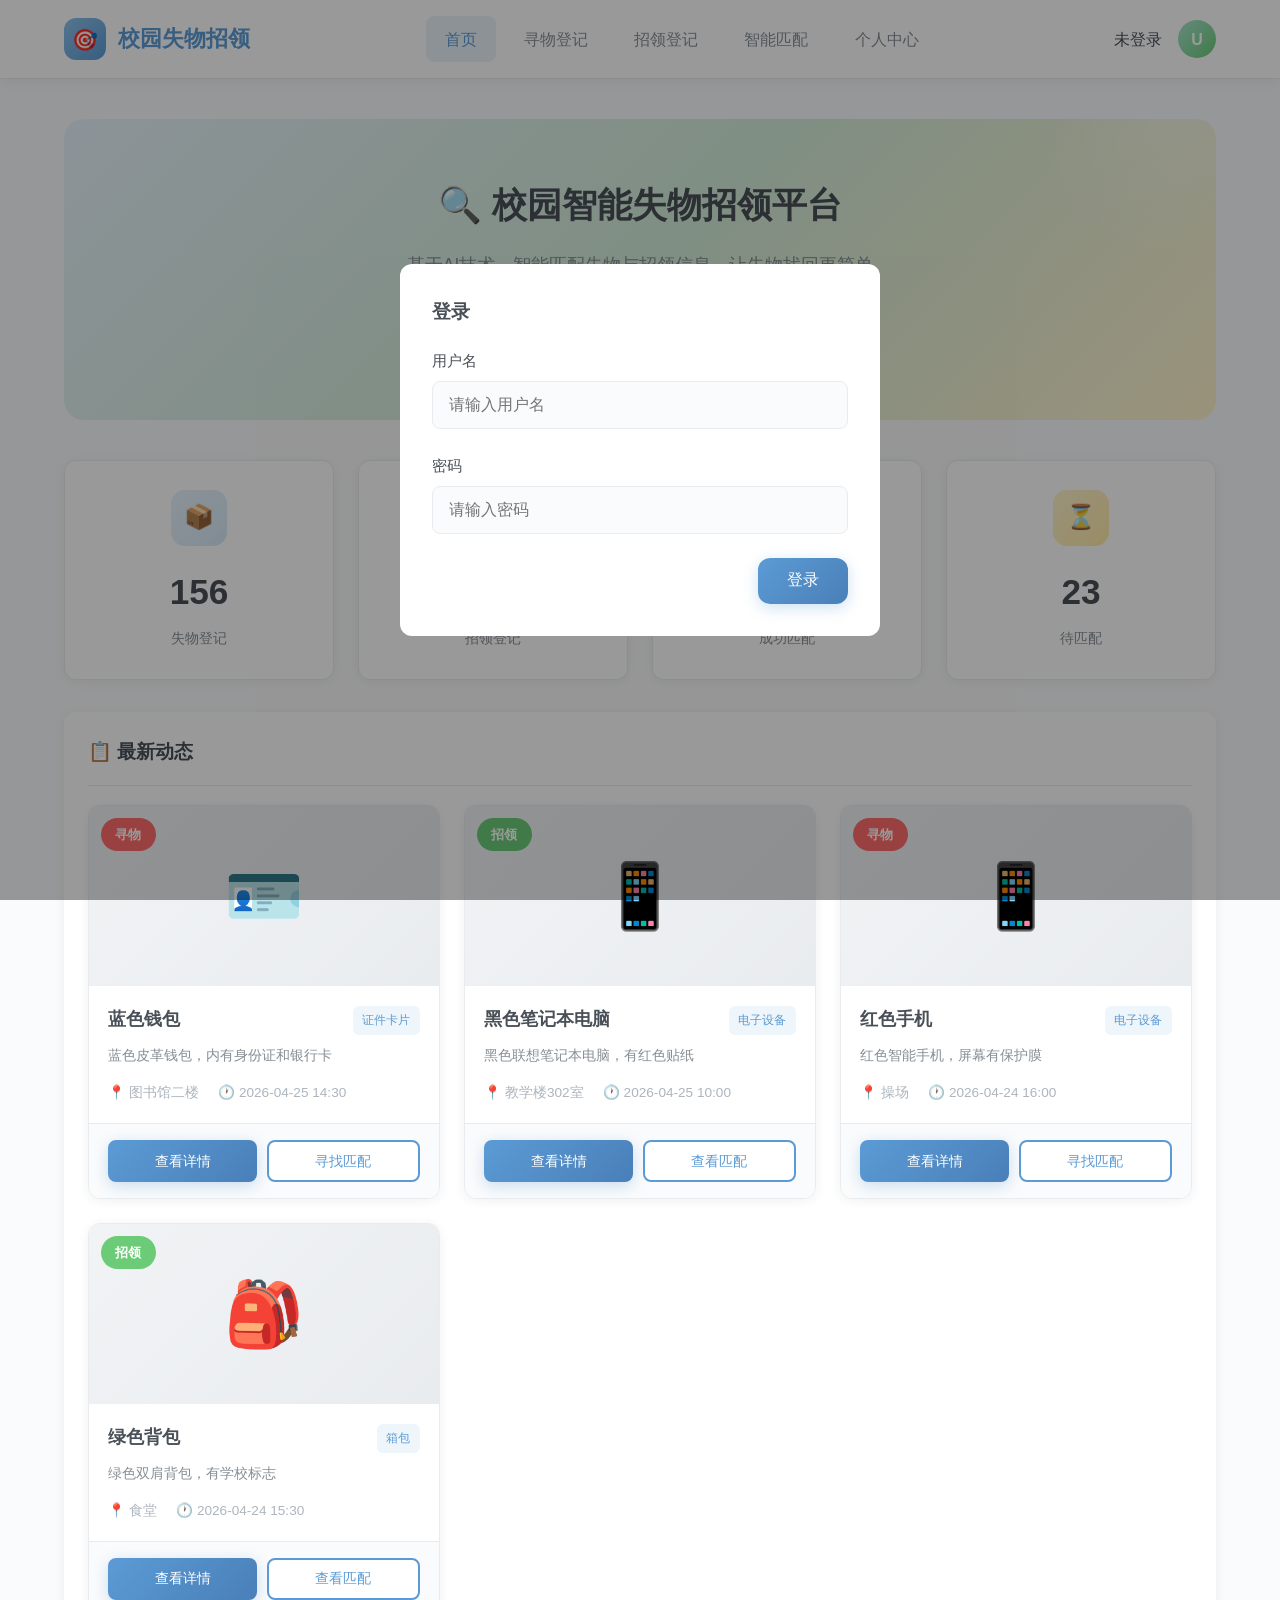
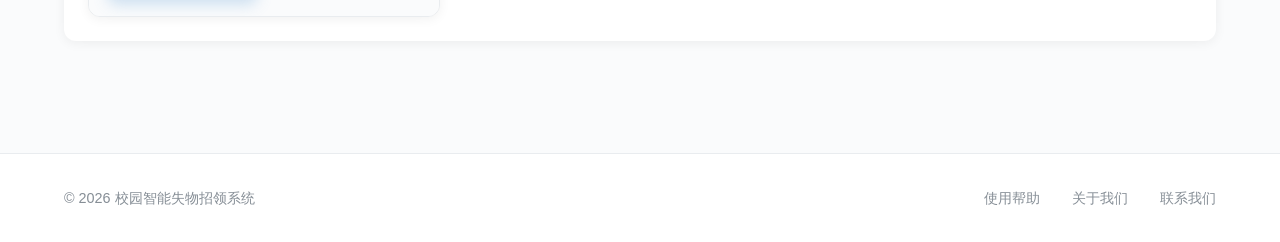
<file: codes/fronted/index.html>
<!DOCTYPE html>
<html lang="zh-CN">
<head>
    <meta charset="UTF-8">
    <meta name="viewport" content="width=device-width, initial-scale=1.0">
    <title>校园智能失物招领系统</title>
    <link rel="stylesheet" href="css/style.css">
</head>
<body>
    <header class="header">
        <div class="container">
            <div class="logo">
                <div class="logo-icon">🎯</div>
                <span>校园失物招领</span>
            </div>
            <nav class="nav">
                <a href="#" class="active" data-page="home">首页</a>
                <a href="#" data-page="lost">寻物登记</a>
                <a href="#" data-page="found">招领登记</a>
                <a href="#" data-page="match">智能匹配</a>
                <a href="#" data-page="profile">个人中心</a>
            </nav>
            <div class="user-info">
                <span class="user-name">未登录</span>
                <div class="user-avatar">U</div>
            </div>
        </div>
    </header>

    <main class="main">
        <div class="container">
            <div id="homePage" class="page">
                <div class="hero">
                    <h1>🔍 校园智能失物招领平台</h1>
                    <p>基于AI技术，智能匹配失物与招领信息，让失物找回更简单</p>
                    <div class="hero-buttons">
                        <button class="btn btn-primary" onclick="app.navigateTo('lost')">📝 登记失物</button>
                        <button class="btn btn-secondary" onclick="app.navigateTo('found')">📋 登记招领</button>
                    </div>
                </div>

                <div class="stats-grid">
                    <div class="stat-card">
                        <div class="stat-icon blue">📦</div>
                        <div class="stat-value">0</div>
                        <div class="stat-label">失物登记</div>
                    </div>
                    <div class="stat-card">
                        <div class="stat-icon green">🎁</div>
                        <div class="stat-value">0</div>
                        <div class="stat-label">招领登记</div>
                    </div>
                    <div class="stat-card">
                        <div class="stat-icon purple">🤝</div>
                        <div class="stat-value">0</div>
                        <div class="stat-label">成功匹配</div>
                    </div>
                    <div class="stat-card">
                        <div class="stat-icon orange">⏳</div>
                        <div class="stat-value">0</div>
                        <div class="stat-label">待匹配</div>
                    </div>
                </div>

                <div class="card">
                    <div class="card-header">
                        <h3 class="card-title">📋 最新动态</h3>
                    </div>
                    <div id="recentItemsGrid" class="items-grid">
                        <div class="loading">
                            <div class="spinner"></div>
                        </div>
                    </div>
                </div>
            </div>

            <div id="lostPage" class="page" style="display: none;">
                <div class="form-section">
                    <h2 class="form-title">📝 失物登记</h2>
                    <form id="lostItemForm">
                        <div class="form-group">
                            <label class="form-label">物品名称 <span class="required">*</span></label>
                            <input type="text" name="name" class="form-input" placeholder="请输入物品名称" required>
                        </div>

                        <div class="form-group">
                            <label class="form-label">物品类别 <span class="required">*</span></label>
                            <select name="category" class="form-input" required>
                                <option value="">请选择类别</option>
                                <option value="电子设备">📱 电子设备</option>
                                <option value="证件卡片">🪪 证件卡片</option>
                                <option value="箱包">🎒 箱包</option>
                                <option value="书籍文具">📚 书籍文具</option>
                                <option value="服饰">👕 服饰</option>
                                <option value="钥匙">🔑 钥匙</option>
                                <option value="其他">📦 其他</option>
                            </select>
                        </div>

                        <div class="form-group">
                            <label class="form-label">物品描述 <span class="required">*</span></label>
                            <textarea name="description" class="form-input" placeholder="请详细描述物品特征（颜色、品牌、特殊标记等）" required></textarea>
                            <div class="form-hint">描述越详细，匹配准确率越高</div>
                        </div>

                        <div class="form-row">
                            <div class="form-group">
                                <label class="form-label">丢失时间 <span class="required">*</span></label>
                                <input type="datetime-local" name="lostTime" class="form-input" required>
                            </div>
                            <div class="form-group">
                                <label class="form-label">丢失地点 <span class="required">*</span></label>
                                <input type="text" name="lostLocation" class="form-input" placeholder="如：图书馆二楼" required>
                            </div>
                        </div>

                        <div class="form-group">
                            <label class="form-label">物品照片</label>
                            <div class="image-upload" onclick="document.getElementById('lostImages').click()">
                                <div class="image-upload-icon">📷</div>
                                <div class="image-upload-text">点击上传图片（最多4张）</div>
                            </div>
                            <input type="file" id="lostImages" style="display: none;" accept="image/*" multiple onchange="handleImageUpload(this, 'lostImagePreview')">
                            <div id="lostImagePreview" class="image-preview"></div>
                        </div>

                        <button type="submit" class="btn btn-primary" style="width: 100%;">提交登记</button>
                    </form>
                </div>
            </div>

            <div id="foundPage" class="page" style="display: none;">
                <div class="form-section">
                    <h2 class="form-title">📋 招领登记</h2>
                    <form id="foundItemForm">
                        <div class="form-group">
                            <label class="form-label">物品名称 <span class="required">*</span></label>
                            <input type="text" name="name" class="form-input" placeholder="请输入物品名称" required>
                        </div>

                        <div class="form-group">
                            <label class="form-label">物品类别 <span class="required">*</span></label>
                            <select name="category" class="form-input" required>
                                <option value="">请选择类别</option>
                                <option value="电子设备">📱 电子设备</option>
                                <option value="证件卡片">🪪 证件卡片</option>
                                <option value="箱包">🎒 箱包</option>
                                <option value="书籍文具">📚 书籍文具</option>
                                <option value="服饰">👕 服饰</option>
                                <option value="钥匙">🔑 钥匙</option>
                                <option value="其他">📦 其他</option>
                            </select>
                        </div>

                        <div class="form-group">
                            <label class="form-label">物品描述 <span class="required">*</span></label>
                            <textarea name="description" class="form-input" placeholder="请详细描述物品特征（颜色、品牌、特殊标记等）" required></textarea>
                        </div>

                        <div class="form-row">
                            <div class="form-group">
                                <label class="form-label">捡到时间 <span class="required">*</span></label>
                                <input type="datetime-local" name="foundTime" class="form-input" required>
                            </div>
                            <div class="form-group">
                                <label class="form-label">捡到地点 <span class="required">*</span></label>
                                <input type="text" name="foundLocation" class="form-input" placeholder="如：图书馆三楼" required>
                            </div>
                        </div>

                        <div class="form-group">
                            <label class="form-label">保管方式 <span class="required">*</span></label>
                            <select name="storageMethod" class="form-input" required>
                                <option value="">请选择保管方式</option>
                                <option value="食堂">🍽️ 食堂</option>
                                <option value="宿舍">🏠 宿舍</option>
                                <option value="值班室">📋 值班室</option>
                                <option value="图书馆">📚 图书馆</option>
                                <option value="保卫处">🛡️ 保卫处</option>
                            </select>
                        </div>

                        <div class="form-group">
                            <label class="form-label">物品照片</label>
                            <div class="image-upload" onclick="document.getElementById('foundImages').click()">
                                <div class="image-upload-icon">📷</div>
                                <div class="image-upload-text">点击上传图片（最多4张）</div>
                            </div>
                            <input type="file" id="foundImages" style="display: none;" accept="image/*" multiple onchange="handleImageUpload(this, 'foundImagePreview')">
                            <div id="foundImagePreview" class="image-preview"></div>
                        </div>

                        <button type="submit" class="btn btn-primary" style="width: 100%;">提交登记</button>
                    </form>
                </div>
            </div>

            <div id="matchPage" class="page" style="display: none;">
                <div class="card">
                    <div class="card-header">
                        <h3 class="card-title">🤖 AI智能匹配推荐</h3>
                    </div>
                    <div id="recommendationsGrid" class="items-grid">
                        <div class="loading">
                            <div class="spinner"></div>
                        </div>
                    </div>
                </div>
            </div>

            <div id="profilePage" class="page" style="display: none;">
                <div id="profileContent">
                    <div class="loading">
                        <div class="spinner"></div>
                    </div>
                </div>
            </div>
        </div>
    </main>

    <footer class="footer">
        <div class="container">
            <div>© 2026 校园智能失物招领系统</div>
            <div class="footer-links">
                <a href="#">使用帮助</a>
                <a href="#">关于我们</a>
                <a href="#">联系我们</a>
            </div>
        </div>
    </footer>

    <div id="loginModal" class="modal">
        <div class="modal-content">
            <div class="modal-header">
                <h3 class="modal-title">登录</h3>
            </div>
            <div class="modal-body">
                <div class="form-group">
                    <label class="form-label">用户名</label>
                    <input type="text" id="loginUsername" class="form-input" placeholder="请输入用户名">
                </div>
                <div class="form-group">
                    <label class="form-label">密码</label>
                    <input type="password" id="loginPassword" class="form-input" placeholder="请输入密码">
                </div>
            </div>
            <div class="modal-footer">
                <button class="btn btn-primary" onclick="app.login('testuser', 'password')">登录</button>
            </div>
        </div>
    </div>

    <div id="itemDetailModal" class="modal">
        <div class="modal-content">
            <div class="modal-header">
                <h3 class="modal-title">物品详情</h3>
                <button class="modal-close">&times;</button>
            </div>
            <div class="modal-body"></div>
            <div class="modal-footer">
                <button class="btn btn-secondary modal-close">关闭</button>
            </div>
        </div>
    </div>

    <script src="js/app.js"></script>
</body>
</html>
</file>
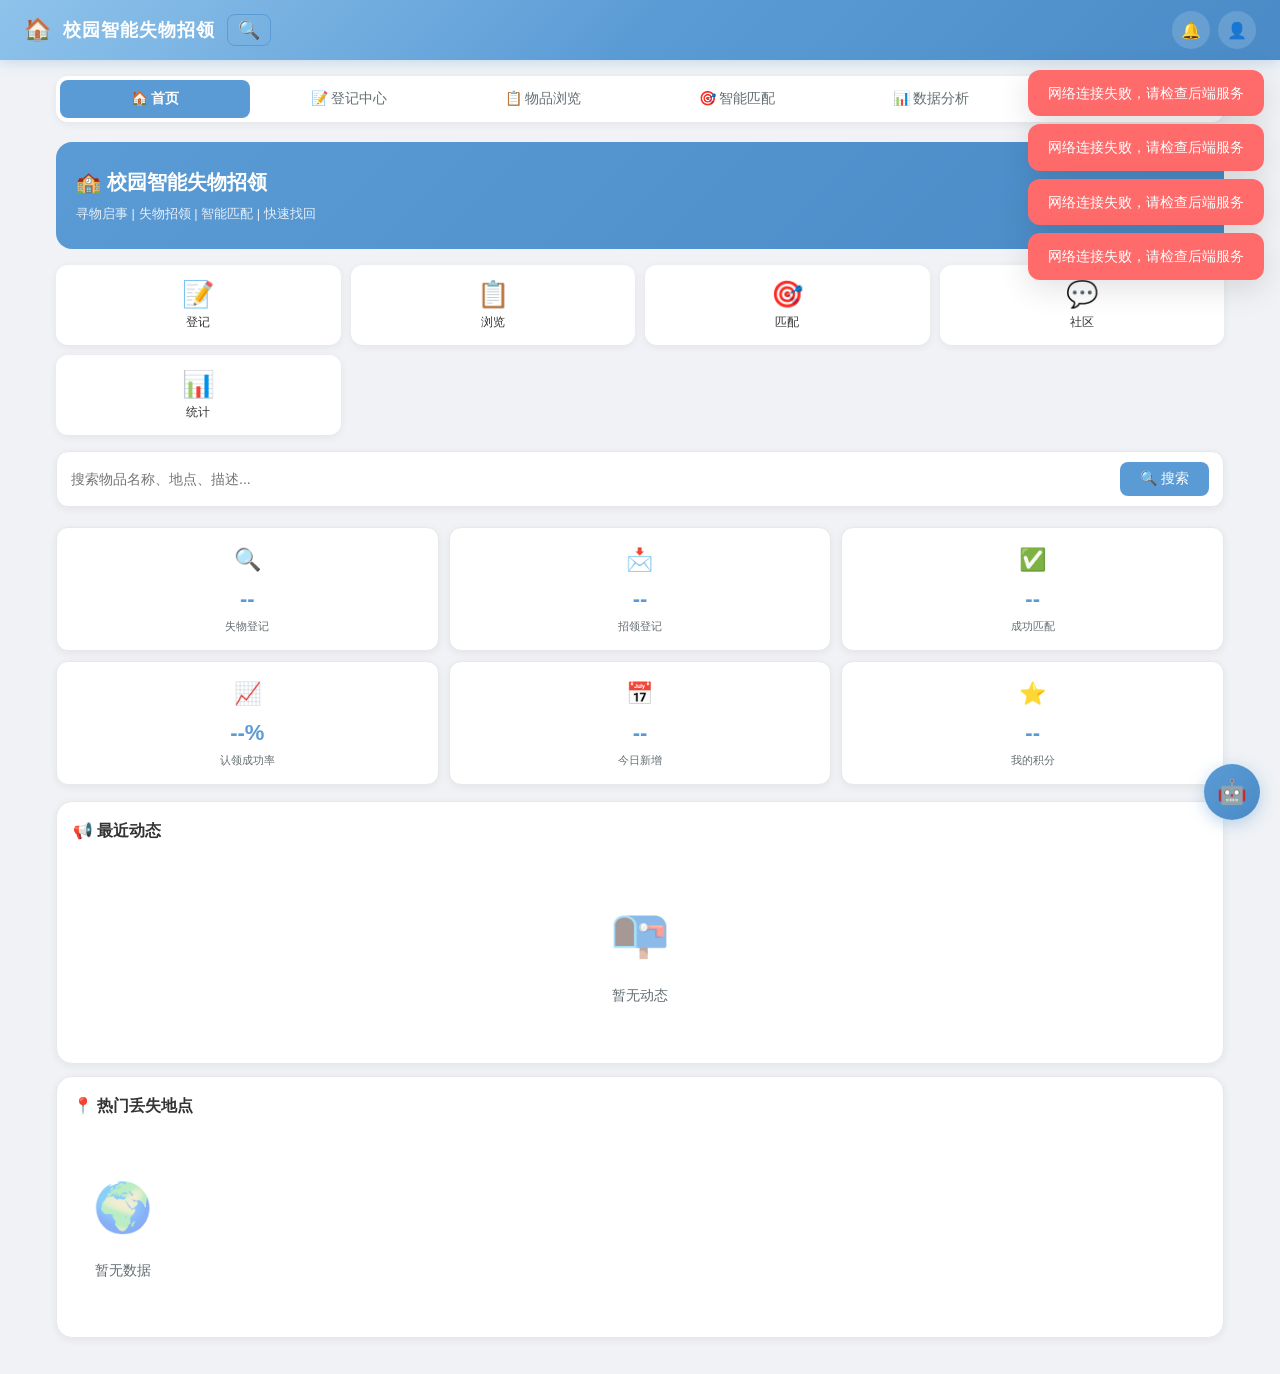
<file: codes/fronted/mvp.html>
<!DOCTYPE html>
<html lang="zh-CN">
<head>
    <meta charset="UTF-8">
    <meta name="viewport" content="width=device-width, initial-scale=1.0">
    <title>校园智能失物招领系统</title>
    <style>
        /* ==================== CSS 变量 ==================== */
        :root {
            --primary: #5B9BD5;
            --primary-light: #8EC3EB;
            --primary-dark: #4A8BC7;
            --primary-bg: rgba(91,155,213,0.08);
            --success: #6BCB77;
            --success-bg: rgba(107,203,119,0.1);
            --danger: #FF6B6B;
            --danger-bg: rgba(255,107,107,0.1);
            --warning: #FFD93D;
            --warning-bg: rgba(255,217,61,0.1);
            --info: #74B9FF;
            --bg: #F0F2F5;
            --white: #FFFFFF;
            --gray: #636E72;
            --light-gray: #DFE6E9;
            --dark: #2D3436;
            --text: #333333;
            --text-secondary: #666666;
            --border: #E8E8E8;
            --shadow: 0 4px 20px rgba(0,0,0,0.08);
            --shadow-sm: 0 2px 8px rgba(0,0,0,0.06);
            --shadow-lg: 0 8px 32px rgba(0,0,0,0.12);
            --radius: 12px;
            --radius-lg: 16px;
            --radius-xl: 20px;
            --transition: all 0.3s ease;
            --card-bg: #ffffff;
        }
        [data-theme="dark"] {
            --primary: #6ba8e0;
            --primary-dark: #5a98d0;
            --primary-bg: rgba(107,168,224,0.15);
            --text: #e0e0e0;
            --gray: #9e9e9e;
            --light: #2a2a2a;
            --dark: #e0e0e0;
            --border: #3a3a3a;
            --white: #1e1e1e;
            --bg: #121212;
            --card-bg: #1e1e1e;
            --shadow: 0 4px 12px rgba(0,0,0,0.3);
            --shadow-sm: 0 2px 6px rgba(0,0,0,0.2);
        }

        /* ==================== 基础重置 ==================== */
        * { margin: 0; padding: 0; box-sizing: border-box; }
        body {
            font-family: -apple-system, BlinkMacSystemFont, 'Segoe UI', 'PingFang SC', 'Hiragino Sans GB', 'Microsoft YaHei', sans-serif;
            background: var(--bg);
            min-height: 100vh;
            color: var(--text);
            line-height: 1.6;
        }
        a { color: var(--primary); text-decoration: none; }
        input, select, textarea, button { font-family: inherit; }
        ::-webkit-scrollbar { width: 6px; }
        ::-webkit-scrollbar-thumb { background: var(--light-gray); border-radius: 3px; }

        /* ==================== Header ==================== */
        .header {
            background: linear-gradient(135deg, var(--primary-light) 0%, var(--primary) 50%, var(--primary-dark) 100%);
            color: white;
            padding: 0 24px;
            height: 60px;
            display: flex;
            align-items: center;
            justify-content: space-between;
            position: sticky;
            top: 0;
            z-index: 100;
            box-shadow: 0 2px 12px rgba(91,155,213,0.3);
        }
        .header-left { display: flex; align-items: center; gap: 12px; }
        .header-logo { font-size: 22px; }
        .header-title { font-size: 18px; font-weight: 600; letter-spacing: 1px; }
        .header-right { display: flex; align-items: center; gap: 8px; }
        .header-btn {
            background: rgba(255,255,255,0.15);
            border: none;
            color: white;
            width: 38px; height: 38px;
            border-radius: 50%;
            cursor: pointer;
            font-size: 16px;
            display: flex;
            align-items: center;
            justify-content: center;
            transition: var(--transition);
            position: relative;
        }
        .header-btn:hover { background: rgba(255,255,255,0.25); }
        .badge {
            position: absolute;
            top: -2px; right: -2px;
            background: var(--danger);
            color: white;
            font-size: 10px;
            min-width: 16px; height: 16px;
            border-radius: 8px;
            display: flex;
            align-items: center;
            justify-content: center;
            padding: 0 4px;
            font-weight: 600;
        }
        .badge.hidden { display: none; }

        /* ==================== 底部Tab导航 ==================== */
        .tab-nav {
            position: fixed;
            bottom: 0;
            left: 0; right: 0;
            background: var(--card-bg);
            backdrop-filter: blur(10px);
            display: flex;
            box-shadow: 0 -2px 16px rgba(0,0,0,0.08);
            z-index: 100;
            padding: 4px 0 env(safe-area-inset-bottom, 6px);
            border-top: 1px solid rgba(0,0,0,0.04);
        }
        .tab-item {
            flex: 1;
            display: flex;
            flex-direction: column;
            align-items: center;
            gap: 3px;
            padding: 6px 0;
            cursor: pointer;
            color: var(--gray);
            font-size: 11px;
            transition: var(--transition);
            border: none;
            background: none;
            position: relative;
        }
        .tab-item .tab-icon {
            font-size: 22px;
            transition: var(--transition);
            width: 44px; height: 44px;
            display: flex;
            align-items: center;
            justify-content: center;
            border-radius: 50%;
        }
        .tab-item.active { color: var(--primary); }
        .tab-item.active .tab-icon {
            background: linear-gradient(135deg, var(--primary-bg), rgba(91,155,213,0.15));
            transform: scale(1.05);
        }
        .tab-item::after {
            content: '';
            position: absolute;
            bottom: 2px;
            left: 50%;
            transform: translateX(-50%) scaleX(0);
            width: 20px; height: 3px;
            background: var(--primary);
            border-radius: 2px;
            transition: transform 0.3s ease;
        }
        .tab-item.active::after { transform: translateX(-50%) scaleX(1); }

        /* ==================== 主内容区 ==================== */
        .main-content {
            padding: 16px;
            padding-bottom: 80px;
            max-width: 1200px;
            margin: 0 auto;
        }
        .page { display: none; }
        .page.active { display: block; }

        /* ==================== 首页横幅 ==================== */
        .home-banner {
            background: linear-gradient(135deg, var(--primary) 0%, var(--primary-dark) 100%);
            border-radius: var(--radius-lg);
            padding: 24px 20px;
            color: white;
            margin-bottom: 16px;
            position: relative;
            overflow: hidden;
        }
        .home-banner::before {
            content: '';
            position: absolute;
            top: -50%; right: -20%;
            width: 200px; height: 200px;
            background: rgba(255,255,255,0.08);
            border-radius: 50%;
        }
        .home-banner h2 { font-size: 20px; font-weight: 700; margin-bottom: 6px; position: relative; }
        .home-banner p { font-size: 13px; opacity: 0.85; position: relative; }

        /* ==================== 快捷入口 ==================== */
        .quick-grid {
            display: grid;
            grid-template-columns: repeat(4, 1fr);
            gap: 10px;
            margin-bottom: 16px;
        }
        .quick-btn {
            background: var(--card-bg);
            border-radius: var(--radius);
            padding: 14px 4px;
            text-align: center;
            box-shadow: var(--shadow-sm);
            border: 1px solid var(--border);
            cursor: pointer;
            transition: var(--transition);
            border: none;
            font-size: 12px;
            color: var(--text);
        }
        .quick-btn:hover { transform: translateY(-2px); box-shadow: var(--shadow); }
        .quick-btn .q-icon { font-size: 26px; margin-bottom: 4px; display: block; }
        .quick-btn:nth-child(1) .q-icon { color: var(--primary); }
        .quick-btn:nth-child(2) .q-icon { color: var(--success); }
        .quick-btn:nth-child(3) .q-icon { color: var(--warning); }
        .quick-btn:nth-child(4) .q-icon { color: var(--danger); }

        /* ==================== 统计卡片 ==================== */
        .stats-grid {
            display: grid;
            grid-template-columns: repeat(3, 1fr);
            gap: 10px;
            margin-bottom: 16px;
        }
        .stat-card {
            background: var(--card-bg);
            border-radius: var(--radius);
            padding: 14px 8px;
            text-align: center;
            box-shadow: var(--shadow-sm);
            transition: var(--transition);
            border: 1px solid var(--border);
        }
        .stat-card:hover { transform: translateY(-2px); box-shadow: var(--shadow); }
        .stat-icon { font-size: 22px; margin-bottom: 4px; }
        .stat-value { font-size: 22px; font-weight: 700; color: var(--primary); }
        .stat-label { font-size: 11px; color: var(--gray); margin-top: 2px; }

        /* ==================== 搜索栏 ==================== */
        .search-bar {
            display: flex;
            gap: 10px;
            background: var(--card-bg);
            padding: 10px 14px;
            border-radius: var(--radius);
            box-shadow: var(--shadow-sm);
            margin-bottom: 20px;
            border: 1px solid var(--border);
        }
        .search-bar input {
            flex: 1;
            border: none;
            outline: none;
            font-size: 14px;
            background: transparent;
        }
        .search-bar button {
            background: var(--primary);
            color: white;
            border: none;
            padding: 8px 20px;
            border-radius: 8px;
            cursor: pointer;
            font-size: 14px;
            white-space: nowrap;
        }

        /* ==================== 卡片通用 ==================== */
        .card {
            background: var(--card-bg);
            border-radius: var(--radius-lg);
            padding: 16px;
            margin-bottom: 12px;
            box-shadow: var(--shadow-sm);
            border: 1px solid var(--border);
            transition: var(--transition);
        }
        .card:hover { box-shadow: var(--shadow); }
        .card-header {
            display: flex;
            align-items: center;
            justify-content: space-between;
            margin-bottom: 12px;
        }
        .card-title {
            font-size: 16px;
            font-weight: 600;
            display: flex;
            align-items: center;
            gap: 8px;
        }

        /* ==================== 标签 ==================== */
        .tag {
            display: inline-block;
            padding: 3px 10px;
            border-radius: 20px;
            font-size: 12px;
            font-weight: 500;
        }
        .tag-lost { background: var(--danger-bg); color: var(--danger); }
        .tag-found { background: var(--success-bg); color: var(--success); }
        .tag-category { background: var(--primary-bg); color: var(--primary); }
        .tag-pending { background: var(--warning-bg); color: #B8860B; }
        .tag-approved { background: var(--success-bg); color: var(--success); }
        .tag-rejected { background: var(--danger-bg); color: var(--danger); }
        .tag-urgent { background: var(--danger-bg); color: var(--danger); }
        .tag-normal { background: var(--primary-bg); color: var(--primary); }
        .tag-high { background: var(--warning-bg); color: #B8860B; }

        /* ==================== 按钮 ==================== */
        .btn {
            display: inline-flex;
            align-items: center;
            justify-content: center;
            gap: 6px;
            padding: 10px 20px;
            border: none;
            border-radius: var(--radius);
            font-size: 14px;
            font-weight: 500;
            cursor: pointer;
            transition: var(--transition);
            white-space: nowrap;
        }
        .btn-primary { background: var(--primary); color: white; }
        .btn-primary:hover { background: var(--primary-dark); }
        .btn-success { background: var(--success); color: white; }
        .btn-success:hover { opacity: 0.9; }
        .btn-danger { background: var(--danger); color: white; }
        .btn-danger:hover { opacity: 0.9; }
        .btn-warning { background: var(--warning); color: var(--dark); }
        .btn-outline {
            background: transparent;
            border: 1px solid var(--primary);
            color: var(--primary);
        }
        .btn-outline:hover { background: var(--primary-bg); }
        .btn-sm { padding: 6px 12px; font-size: 12px; border-radius: 8px; }
        .btn-block { width: 100%; }
        .btn-group { display: flex; gap: 8px; flex-wrap: wrap; }
        .btn:disabled { opacity: 0.5; cursor: not-allowed; }

        /* ==================== 表单 ==================== */
        .form-group { margin-bottom: 16px; }
        .form-label {
            display: block;
            font-size: 13px;
            font-weight: 500;
            margin-bottom: 6px;
            color: var(--text);
        }
        .form-label .required { color: var(--danger); margin-left: 2px; }
        .form-input, .form-select, .form-textarea {
            width: 100%;
            padding: 10px 14px;
            border: 1px solid var(--border);
            border-radius: var(--radius);
            font-size: 14px;
            transition: var(--transition);
            background: var(--white);
            color: var(--text);
        }
        .form-input:focus, .form-select:focus, .form-textarea:focus {
            outline: none;
            border-color: var(--primary);
            box-shadow: 0 0 0 3px rgba(91,155,213,0.15);
        }
        .form-textarea { min-height: 80px; resize: vertical; }
        .form-row {
            display: grid;
            grid-template-columns: 1fr 1fr;
            gap: 12px;
        }
        .form-hint { font-size: 12px; color: var(--gray); margin-top: 4px; }

        /* ==================== 物品卡片 ==================== */
        .item-card {
            background: var(--card-bg);
            border-radius: var(--radius-lg);
            padding: 16px;
            margin-bottom: 12px;
            box-shadow: var(--shadow-sm);
            border: 1px solid var(--border);
            transition: var(--transition);
            cursor: pointer;
        }
        .item-card:hover { box-shadow: var(--shadow); transform: translateY(-1px); }
        .item-card-header {
            display: flex;
            align-items: flex-start;
            justify-content: space-between;
            margin-bottom: 8px;
        }
        .item-card-title { font-size: 16px; font-weight: 600; }
        .item-card-meta {
            display: flex;
            flex-wrap: wrap;
            gap: 12px;
            font-size: 12px;
            color: var(--gray);
            margin-bottom: 10px;
        }
        .item-card-meta span { display: flex; align-items: center; gap: 3px; }
        .item-card-desc {
            font-size: 13px;
            color: var(--text-secondary);
            margin-bottom: 12px;
            display: -webkit-box;
            -webkit-line-clamp: 2;
            -webkit-box-orient: vertical;
            overflow: hidden;
        }
        .item-card-footer {
            display: flex;
            align-items: center;
            justify-content: space-between;
        }
        .item-card-reward {
            color: var(--danger);
            font-weight: 600;
            font-size: 14px;
        }

        /* ==================== 筛选标签栏 ==================== */
        .filter-bar {
            display: flex;
            gap: 8px;
            overflow-x: auto;
            padding-bottom: 12px;
            margin-bottom: 16px;
            -webkit-overflow-scrolling: touch;
        }
        .filter-bar::-webkit-scrollbar { display: none; }
        .filter-tag {
            padding: 6px 16px;
            border-radius: 20px;
            font-size: 13px;
            white-space: nowrap;
            cursor: pointer;
            border: 1px solid var(--border);
            background: var(--white);
            color: var(--gray);
            transition: var(--transition);
        }
        .filter-tag.active {
            background: var(--primary);
            color: white;
            border-color: var(--primary);
        }

        /* ==================== 高级搜索面板 ==================== */
        .advanced-search {
            background: var(--white);
            border-radius: var(--radius-lg);
            padding: 16px;
            margin-bottom: 16px;
            box-shadow: var(--shadow-sm);
            border: 1px solid var(--border);
            display: none;
        }
        .advanced-search.show { display: block; }
        .advanced-search-toggle {
            display: flex;
            align-items: center;
            justify-content: center;
            gap: 6px;
            padding: 8px;
            color: var(--primary);
            cursor: pointer;
            font-size: 13px;
            margin-bottom: 12px;
            background: none;
            border: none;
            width: 100%;
        }

        /* ==================== 匹配结果 ==================== */
        .match-score-ring {
            width: 160px; height: 160px;
            border-radius: 50%;
            display: flex;
            flex-direction: column;
            align-items: center;
            justify-content: center;
            margin: 20px auto;
            position: relative;
        }
        .match-score-ring svg {
            position: absolute;
            top: 0; left: 0;
            width: 100%; height: 100%;
            transform: rotate(-90deg);
        }
        .match-score-ring circle {
            fill: none;
            stroke-width: 8;
        }
        .match-score-ring .bg { stroke: var(--light-gray); }
        .match-score-ring .fg { stroke: var(--primary); stroke-linecap: round; transition: stroke-dashoffset 1s ease; }
        .match-score-value { font-size: 36px; font-weight: 700; color: var(--primary); }
        .match-score-label { font-size: 12px; color: var(--gray); }
        .match-level {
            display: inline-block;
            padding: 4px 16px;
            border-radius: 20px;
            font-size: 14px;
            font-weight: 600;
            margin-top: 8px;
        }
        .match-level-high { background: var(--success-bg); color: var(--success); }
        .match-level-medium { background: var(--warning-bg); color: #B8860B; }
        .match-level-low { background: var(--danger-bg); color: var(--danger); }

        .score-bar-group { margin-bottom: 16px; }
        .score-bar-item {
            display: flex;
            align-items: center;
            gap: 10px;
            margin-bottom: 10px;
        }
        .score-bar-label { font-size: 13px; width: 80px; color: var(--text-secondary); flex-shrink: 0; }
        .score-bar-track {
            flex: 1;
            height: 8px;
            background: var(--light-gray);
            border-radius: 4px;
            overflow: hidden;
        }
        .score-bar-fill {
            height: 100%;
            border-radius: 4px;
            transition: width 0.8s ease;
        }
        .score-bar-value { font-size: 13px; width: 40px; text-align: right; font-weight: 600; color: var(--primary); }

        .match-reason-list { list-style: none; padding: 0; }
        .match-reason-list li {
            padding: 8px 0;
            border-bottom: 1px solid var(--border);
            font-size: 13px;
            display: flex;
            align-items: flex-start;
            gap: 8px;
        }
        .match-reason-list li:last-child { border-bottom: none; }
        .reason-icon { color: var(--success); flex-shrink: 0; margin-top: 2px; }

        /* ==================== 图表区域 ==================== */
        .chart-container {
            background: var(--white);
            border-radius: var(--radius-lg);
            padding: 20px;
            margin-bottom: 16px;
            box-shadow: var(--shadow-sm);
            border: 1px solid var(--border);
        }
        .chart-title {
            font-size: 15px;
            font-weight: 600;
            margin-bottom: 16px;
            display: flex;
            align-items: center;
            gap: 8px;
        }
        .bar-chart { display: flex; flex-direction: column; gap: 10px; }
        .bar-row { display: flex; align-items: center; gap: 10px; }
        .bar-label { font-size: 12px; width: 80px; text-align: right; flex-shrink: 0; overflow: hidden; text-overflow: ellipsis; white-space: nowrap; }
        .bar-track { flex: 1; height: 24px; background: var(--bg); border-radius: 4px; overflow: hidden; }
        .bar-fill {
            height: 100%;
            border-radius: 4px;
            transition: width 0.6s ease;
            display: flex;
            align-items: center;
            padding-left: 8px;
            font-size: 11px;
            color: white;
            font-weight: 500;
            min-width: 30px;
        }
        .pie-chart-container { display: flex; align-items: center; gap: 20px; flex-wrap: wrap; justify-content: center; }
        .pie-legend { display: flex; flex-direction: column; gap: 8px; }
        .pie-legend-item { display: flex; align-items: center; gap: 8px; font-size: 13px; }
        .pie-legend-dot { width: 12px; height: 12px; border-radius: 50%; flex-shrink: 0; }
        .rank-list { list-style: none; padding: 0; }
        .rank-list li {
            display: flex;
            align-items: center;
            gap: 12px;
            padding: 10px 0;
            border-bottom: 1px solid var(--border);
            font-size: 14px;
        }
        .rank-list li:last-child { border-bottom: none; }
        .rank-num {
            width: 24px; height: 24px;
            border-radius: 50%;
            display: flex;
            align-items: center;
            justify-content: center;
            font-size: 12px;
            font-weight: 700;
            color: white;
            flex-shrink: 0;
        }
        .rank-num.top1 { background: #FFD700; }
        .rank-num.top2 { background: #C0C0C0; }
        .rank-num.top3 { background: #CD7F32; }
        .rank-num.normal { background: var(--light-gray); color: var(--gray); }
        .rank-name { flex: 1; }
        .rank-count { font-weight: 600; color: var(--primary); }

        /* ==================== 个人中心 ==================== */
        .profile-card {
            background: linear-gradient(135deg, var(--primary-light), var(--primary));
            border-radius: var(--radius-xl);
            padding: 24px;
            color: white;
            text-align: center;
            margin-bottom: 20px;
        }
        .profile-avatar {
            width: 80px; height: 80px;
            border-radius: 50%;
            background: rgba(255,255,255,0.2);
            margin: 0 auto 12px;
            display: flex;
            align-items: center;
            justify-content: center;
            font-size: 36px;
            border: 3px solid rgba(255,255,255,0.4);
        }
        .profile-name { font-size: 20px; font-weight: 600; margin-bottom: 4px; }
        .profile-info { font-size: 13px; opacity: 0.9; }
        .profile-post-item { display:flex; align-items:center; padding:12px 0; border-bottom:1px solid var(--border); gap:10px; }
        .profile-post-item:last-child { border-bottom:none; }

        /* ==================== 社区帖子 ==================== */
        .post-card {
            background: var(--card-bg);
            border-radius: var(--radius);
            padding: 14px 16px;
            margin-bottom: 10px;
            box-shadow: var(--shadow-sm);
            border: 1px solid var(--border);
            cursor: pointer;
            transition: var(--transition);
        }
        .post-card:hover { box-shadow: var(--shadow); }
        .post-header { display:flex; align-items:center; gap:8px; margin-bottom:8px; }
        .post-avatar {
            width: 36px; height: 36px;
            border-radius: 50%;
            background: linear-gradient(135deg, var(--primary), var(--primary-dark));
            color: white;
            display: flex; align-items: center; justify-content: center;
            font-size: 14px; font-weight: bold;
        }
        .post-author { font-size: 14px; font-weight: 600; }
        .post-time { font-size: 11px; color: var(--gray); }
        .post-content { font-size: 14px; line-height: 1.6; margin-bottom: 10px; color: var(--text); }
        .post-title { font-size: 15px; font-weight: 600; margin-bottom: 6px; color: var(--dark); }
        .post-images { display: grid; grid-template-columns: repeat(3, 1fr); gap: 6px; margin-bottom: 10px; }
        .post-images img { width: 100%; height: 100px; object-fit: cover; border-radius: 8px; }
        .post-footer { display: flex; align-items: center; gap: 16px; padding-top: 8px; border-top: 1px solid var(--border); }
        .post-action { display: flex; align-items: center; gap: 4px; font-size: 13px; color: var(--gray); cursor: pointer; transition: var(--transition); }
        .post-action:hover { color: var(--primary); }
        .post-action.liked { color: var(--danger); }
        .post-tag { display: inline-block; font-size: 11px; padding: 2px 8px; border-radius: 10px; background: var(--primary-bg); color: var(--primary); margin-right: 4px; }

        /* ==================== 图片上传 ==================== */
        .image-upload-area {
            border: 2px dashed var(--border);
            border-radius: var(--radius);
            padding: 20px;
            text-align: center;
            cursor: pointer;
            transition: var(--transition);
            color: var(--gray);
            font-size: 13px;
        }
        .image-upload-area:hover { border-color: var(--primary); color: var(--primary); }
        .image-preview-grid { display: grid; grid-template-columns: repeat(3, 1fr); gap: 8px; margin-top: 10px; }
        .image-preview-grid img { width: 100%; height: 80px; object-fit: cover; border-radius: 8px; }

        /* ==================== 评论 ==================== */
        .comment-item { display: flex; gap: 10px; padding: 10px 0; border-bottom: 1px solid var(--border); }
        .comment-item:last-child { border-bottom: none; }
        .comment-body { flex: 1; }
        .comment-author { font-size: 13px; font-weight: 600; }
        .comment-text { font-size: 13px; color: var(--text); margin-top: 2px; }
        .comment-time { font-size: 11px; color: var(--gray); margin-top: 4px; }
        .profile-stats {
            display: flex;
            justify-content: center;
            gap: 30px;
            margin-top: 16px;
            padding-top: 16px;
            border-top: 1px solid rgba(255,255,255,0.2);
        }
        .profile-stat-item { text-align: center; }
        .profile-stat-value { font-size: 20px; font-weight: 700; }
        .profile-stat-label { font-size: 12px; opacity: 0.8; }

        .menu-list { list-style: none; padding: 0; }
        .menu-item {
            display: flex;
            align-items: center;
            gap: 12px;
            padding: 14px 16px;
            border-bottom: 1px solid var(--border);
            cursor: pointer;
            transition: var(--transition);
            font-size: 14px;
        }
        .menu-item:hover { background: var(--primary-bg); }
        .menu-item:last-child { border-bottom: none; }
        .menu-icon { font-size: 18px; width: 24px; text-align: center; }
        .menu-text { flex: 1; }
        .menu-arrow { color: var(--light-gray); }

        /* ==================== 动态列表 ==================== */
        .activity-list { list-style: none; padding: 0; }
        .activity-item {
            display: flex;
            gap: 12px;
            padding: 12px 0;
            border-bottom: 1px solid var(--border);
        }
        .activity-item:last-child { border-bottom: none; }
        .activity-dot {
            width: 10px; height: 10px;
            border-radius: 50%;
            margin-top: 6px;
            flex-shrink: 0;
        }
        .activity-dot.lost { background: var(--danger); }
        .activity-dot.found { background: var(--success); }
        .activity-content { flex: 1; }
        .activity-text { font-size: 13px; }
        .activity-time { font-size: 11px; color: var(--gray); margin-top: 2px; }

        /* ==================== 地点热点 ==================== */
        .hotspot-list { display: flex; flex-wrap: wrap; gap: 8px; }
        .hotspot-tag {
            padding: 6px 14px;
            background: var(--primary-bg);
            color: var(--primary);
            border-radius: 20px;
            font-size: 13px;
            display: flex;
            align-items: center;
            gap: 4px;
        }
        .hotspot-count { font-weight: 600; }

        /* ==================== 模态框 ==================== */
        .modal-overlay {
            position: fixed;
            top: 0; left: 0; right: 0; bottom: 0;
            background: rgba(0,0,0,0.5);
            z-index: 1000;
            display: none;
            align-items: center;
            justify-content: center;
            padding: 20px;
        }
        .modal-overlay.show { display: flex; }
        .modal {
            background: var(--white);
            border-radius: var(--radius-xl);
            width: 100%;
            max-width: 500px;
            max-height: 85vh;
            overflow-y: auto;
            box-shadow: var(--shadow-lg);
            animation: modalIn 0.3s ease;
        }
        @keyframes modalIn {
            from { opacity: 0; transform: scale(0.9) translateY(20px); }
            to { opacity: 1; transform: scale(1) translateY(0); }
        }
        .modal-header {
            display: flex;
            align-items: center;
            justify-content: space-between;
            padding: 16px 20px;
            border-bottom: 1px solid var(--border);
        }
        .modal-title { font-size: 16px; font-weight: 600; }
        .modal-close {
            width: 32px; height: 32px;
            border-radius: 50%;
            border: none;
            background: var(--bg);
            cursor: pointer;
            font-size: 18px;
            display: flex;
            align-items: center;
            justify-content: center;
            color: var(--gray);
            transition: var(--transition);
        }
        .modal-close:hover { background: var(--danger-bg); color: var(--danger); }
        .modal-body { padding: 20px; }
        .modal-footer {
            padding: 16px 20px;
            border-top: 1px solid var(--border);
            display: flex;
            gap: 10px;
            justify-content: flex-end;
        }

        /* ==================== Toast ==================== */
        .toast-container {
            position: fixed;
            top: 70px;
            right: 16px;
            z-index: 2000;
            display: flex;
            flex-direction: column;
            gap: 8px;
        }
        .toast {
            padding: 12px 20px;
            border-radius: var(--radius);
            color: white;
            font-size: 14px;
            box-shadow: var(--shadow-lg);
            animation: toastIn 0.3s ease;
            max-width: 320px;
            word-break: break-word;
        }
        .toast-success { background: var(--success); }
        .toast-error { background: var(--danger); }
        .toast-warning { background: #E67E22; }
        .toast-info { background: var(--info); }
        @keyframes toastIn {
            from { opacity: 0; transform: translateX(100px); }
            to { opacity: 1; transform: translateX(0); }
        }

        /* ==================== 加载动画 ==================== */
        .loading-overlay {
            position: fixed;
            top: 0; left: 0; right: 0; bottom: 0;
            background: rgba(255,255,255,0.8);
            z-index: 3000;
            display: none;
            align-items: center;
            justify-content: center;
            flex-direction: column;
            gap: 12px;
        }
        .loading-overlay.show { display: flex; }
        .spinner {
            width: 40px; height: 40px;
            border: 3px solid var(--light-gray);
            border-top-color: var(--primary);
            border-radius: 50%;
            animation: spin 0.8s linear infinite;
        }
        @keyframes spin { to { transform: rotate(360deg); } }
        .loading-text { font-size: 14px; color: var(--gray); }

        /* ==================== 空状态 ==================== */
        .empty-state {
            text-align: center;
            padding: 40px 20px;
            color: var(--gray);
        }
        .empty-icon { font-size: 48px; margin-bottom: 12px; opacity: 0.5; }
        .empty-text { font-size: 14px; }

        /* ==================== 确认对话框 ==================== */
        .confirm-dialog .modal { max-width: 380px; }
        .confirm-icon { font-size: 48px; text-align: center; margin-bottom: 12px; }
        .confirm-message { text-align: center; font-size: 15px; margin-bottom: 8px; }

        /* ==================== 管理员面板 ==================== */
        .admin-tabs { display: flex; gap: 4px; margin-bottom: 16px; background: var(--bg); border-radius: var(--radius); padding: 4px; }
        .admin-tab {
            flex: 1;
            padding: 8px;
            text-align: center;
            border-radius: 8px;
            cursor: pointer;
            font-size: 13px;
            transition: var(--transition);
            border: none;
            background: transparent;
            color: var(--gray);
        }
        .admin-tab.active { background: var(--white); color: var(--primary); font-weight: 600; box-shadow: var(--shadow-sm); }
        .admin-panel { display: none; }
        .admin-panel.active { display: block; }

        .data-table { width: 100%; border-collapse: collapse; font-size: 13px; }
        .data-table th, .data-table td {
            padding: 10px 12px;
            text-align: left;
            border-bottom: 1px solid var(--border);
        }
        .data-table th { background: var(--bg); font-weight: 600; color: var(--text-secondary); }
        .data-table tr:hover td { background: var(--primary-bg); }
        .table-responsive { overflow-x: auto; }

        /* ==================== 通知列表 ==================== */
        .notification-item {
            display: flex;
            gap: 12px;
            padding: 12px 0;
            border-bottom: 1px solid var(--border);
        }
        .notification-item:last-child { border-bottom: none; }
        .notification-item.unread { background: var(--primary-bg); margin: 0 -16px; padding: 12px 16px; border-radius: 8px; }
        .notification-icon { font-size: 20px; flex-shrink: 0; margin-top: 2px; }
        .notification-content { flex: 1; }
        .notification-title { font-size: 14px; font-weight: 500; }
        .notification-desc { font-size: 12px; color: var(--gray); margin-top: 2px; }
        .notification-time { font-size: 11px; color: var(--gray); margin-top: 4px; }

        /* ==================== 积分记录 ==================== */
        .credit-record {
            display: flex;
            align-items: center;
            justify-content: space-between;
            padding: 12px 0;
            border-bottom: 1px solid var(--border);
        }
        .credit-record:last-child { border-bottom: none; }
        .credit-amount.positive { color: var(--success); font-weight: 600; }
        .credit-amount.negative { color: var(--danger); font-weight: 600; }

        /* ==================== 登录/注册 ==================== */
        .auth-tabs { display: flex; margin-bottom: 20px; background: var(--bg); border-radius: var(--radius); padding: 4px; }
        .auth-tab {
            flex: 1;
            padding: 10px;
            text-align: center;
            border-radius: 8px;
            cursor: pointer;
            font-size: 14px;
            transition: var(--transition);
            border: none;
            background: transparent;
            color: var(--gray);
        }
        .auth-tab.active { background: var(--white); color: var(--primary); font-weight: 600; box-shadow: var(--shadow-sm); }
        .auth-divider {
            display: flex;
            align-items: center;
            gap: 12px;
            margin: 20px 0;
            color: var(--gray);
            font-size: 12px;
        }
        .auth-divider::before, .auth-divider::after {
            content: '';
            flex: 1;
            height: 1px;
            background: var(--border);
        }
        .third-party-btns { display: flex; gap: 12px; justify-content: center; }
        .third-party-btn {
            width: 48px; height: 48px;
            border-radius: 50%;
            border: 1px solid var(--border);
            background: var(--white);
            cursor: pointer;
            font-size: 20px;
            display: flex;
            align-items: center;
            justify-content: center;
            transition: var(--transition);
        }
        .third-party-btn:hover { box-shadow: var(--shadow); }

        /* ==================== 匹配历史 ==================== */
        .match-history-item {
            display: flex;
            align-items: center;
            gap: 12px;
            padding: 12px;
            background: var(--bg);
            border-radius: var(--radius);
            margin-bottom: 8px;
        }
        .match-history-score {
            width: 48px; height: 48px;
            border-radius: 50%;
            display: flex;
            align-items: center;
            justify-content: center;
            font-size: 14px;
            font-weight: 700;
            color: white;
            flex-shrink: 0;
        }
        .match-history-info { flex: 1; }
        .match-history-title { font-size: 14px; font-weight: 500; }
        .match-history-time { font-size: 12px; color: var(--gray); }
        .match-history-status { font-size: 12px; }

        /* ==================== 详情弹窗 ==================== */
        .detail-section { margin-bottom: 16px; }
        .detail-section-title {
            font-size: 14px;
            font-weight: 600;
            margin-bottom: 8px;
            padding-bottom: 6px;
            border-bottom: 1px solid var(--border);
        }
        .detail-row {
            display: flex;
            padding: 6px 0;
            font-size: 13px;
        }
        .detail-label { width: 80px; color: var(--gray); flex-shrink: 0; }
        .detail-value { flex: 1; }

        /* ==================== 响应式 ==================== */
        @media (max-width: 768px) {
            .stats-grid { grid-template-columns: repeat(3, 1fr); }
            .form-row { grid-template-columns: 1fr; }
            .header-title { font-size: 15px; }
            .main-content { padding: 12px; }
        }
        @media (max-width: 480px) {
            .stats-grid { grid-template-columns: repeat(2, 1fr); }
            .stat-value { font-size: 20px; }
            .modal { max-height: 90vh; }
        }
        @media (min-width: 769px) {
            .tab-nav { display: none; }
            .main-content { padding-bottom: 24px; }
            .desktop-tabs {
                display: flex !important;
                gap: 4px;
                margin-bottom: 20px;
                background: var(--white);
                border-radius: var(--radius);
                padding: 4px;
                box-shadow: var(--shadow-sm);
            }
            .desktop-tab {
                flex: 1;
                padding: 10px;
                text-align: center;
                border-radius: 8px;
                cursor: pointer;
                font-size: 14px;
                transition: var(--transition);
                border: none;
                background: transparent;
                color: var(--gray);
            }
            .desktop-tab.active { background: var(--primary); color: white; font-weight: 600; }
        }
        .desktop-tabs { display: none; }

        /* ==================== 子Tab ==================== */
        .sub-tabs { display: flex; gap: 8px; margin-bottom: 16px; }
        .sub-tab {
            padding: 8px 16px;
            border-radius: 20px;
            font-size: 13px;
            cursor: pointer;
            border: 1px solid var(--border);
            background: var(--white);
            color: var(--gray);
            transition: var(--transition);
        }
        .sub-tab.active { background: var(--primary); color: white; border-color: var(--primary); }

        /* ==================== AI助手浮窗 ==================== */
        /* 浮动按钮 */
        .ai-fab {
            position: fixed;
            bottom: 80px;
            right: 20px;
            width: 56px;
            height: 56px;
            border-radius: 50%;
            background: linear-gradient(135deg, #5B9BD5, #4A8BC7);
            color: white;
            border: none;
            cursor: pointer;
            font-size: 24px;
            box-shadow: 0 4px 16px rgba(91,155,213,0.4);
            z-index: 1000;
            display: flex;
            align-items: center;
            justify-content: center;
            transition: var(--transition);
        }
        .ai-fab:hover {
            transform: scale(1.1);
            box-shadow: 0 6px 24px rgba(91,155,213,0.5);
        }
        .ai-fab:active { transform: scale(0.95); }
        .ai-fab-badge {
            position: absolute;
            top: -2px;
            right: -2px;
            background: var(--danger);
            color: white;
            font-size: 10px;
            min-width: 18px;
            height: 18px;
            line-height: 18px;
            border-radius: 9px;
            text-align: center;
            font-weight: 600;
            border: 2px solid var(--white);
        }

        /* 聊天面板 */
        .ai-chat-panel {
            position: fixed;
            bottom: 80px;
            right: 20px;
            width: 380px;
            height: 520px;
            background: var(--white);
            border-radius: 16px;
            box-shadow: 0 8px 32px rgba(0,0,0,0.15);
            z-index: 1001;
            display: none;
            flex-direction: column;
            overflow: hidden;
            transform: translateY(20px);
            opacity: 0;
            transition: all 0.3s ease;
        }
        .ai-chat-panel.open {
            display: flex;
            transform: translateY(0);
            opacity: 1;
        }

        /* 面板头部 */
        .ai-chat-header {
            background: linear-gradient(135deg, #5B9BD5, #4A8BC7);
            color: white;
            padding: 14px 16px;
            display: flex;
            align-items: center;
            justify-content: space-between;
            flex-shrink: 0;
        }
        .ai-chat-header-title {
            font-size: 16px;
            font-weight: 600;
        }
        .ai-chat-close {
            background: rgba(255,255,255,0.2);
            border: none;
            color: white;
            width: 28px;
            height: 28px;
            border-radius: 50%;
            cursor: pointer;
            font-size: 14px;
            display: flex;
            align-items: center;
            justify-content: center;
            transition: var(--transition);
        }
        .ai-chat-close:hover { background: rgba(255,255,255,0.35); }

        /* 消息区域 */
        .ai-chat-messages {
            flex: 1;
            overflow-y: auto;
            padding: 14px;
            background: var(--bg);
            display: flex;
            flex-direction: column;
            gap: 10px;
        }
        .ai-message {
            max-width: 85%;
            padding: 10px 14px;
            border-radius: 14px;
            font-size: 13px;
            line-height: 1.6;
            word-wrap: break-word;
            animation: aiMessageIn 0.3s ease;
        }
        @keyframes aiMessageIn {
            from { opacity: 0; transform: translateY(8px); }
            to { opacity: 1; transform: translateY(0); }
        }
        .ai-message.ai {
            align-self: flex-start;
            background: var(--white);
            color: var(--text);
            border-bottom-left-radius: 4px;
            box-shadow: 0 1px 4px rgba(0,0,0,0.06);
        }
        .ai-message.user {
            align-self: flex-end;
            background: linear-gradient(135deg, #5B9BD5, #4A8BC7);
            color: white;
            border-bottom-right-radius: 4px;
        }

        /* 打字动画 */
        .ai-typing {
            align-self: flex-start;
            display: none;
            gap: 4px;
            padding: 12px 16px;
            background: var(--white);
            border-radius: 14px;
            border-bottom-left-radius: 4px;
            box-shadow: 0 1px 4px rgba(0,0,0,0.06);
        }
        .ai-typing.show { display: flex; }
        .ai-typing span {
            width: 8px;
            height: 8px;
            border-radius: 50%;
            background: var(--primary);
            animation: aiTypingBounce 1.4s infinite ease-in-out;
        }
        .ai-typing span:nth-child(2) { animation-delay: 0.2s; }
        .ai-typing span:nth-child(3) { animation-delay: 0.4s; }
        @keyframes aiTypingBounce {
            0%, 80%, 100% { transform: scale(0.6); opacity: 0.4; }
            40% { transform: scale(1); opacity: 1; }
        }

        /* 快捷问题区域 */
        .ai-quick-actions {
            padding: 8px 14px;
            background: var(--bg);
            border-top: 1px solid var(--border);
            display: flex;
            flex-wrap: wrap;
            gap: 6px;
            flex-shrink: 0;
        }
        .ai-quick-btn {
            background: var(--white);
            border: 1px solid var(--border);
            border-radius: 16px;
            padding: 5px 12px;
            font-size: 12px;
            color: var(--gray);
            cursor: pointer;
            transition: var(--transition);
            white-space: nowrap;
        }
        .ai-quick-btn:hover {
            background: var(--primary-bg);
            border-color: var(--primary);
            color: var(--primary);
        }

        /* 输入区域 */
        .ai-chat-input-area {
            display: flex;
            gap: 8px;
            padding: 10px 14px;
            border-top: 1px solid var(--border);
            background: var(--white);
            flex-shrink: 0;
        }
        .ai-chat-input {
            flex: 1;
            border: 1px solid var(--border);
            border-radius: 20px;
            padding: 8px 14px;
            font-size: 13px;
            outline: none;
            transition: var(--transition);
        }
        .ai-chat-input:focus {
            border-color: var(--primary);
            box-shadow: 0 0 0 2px var(--primary-bg);
        }
        .ai-chat-send {
            width: 36px;
            height: 36px;
            border-radius: 50%;
            background: linear-gradient(135deg, #5B9BD5, #4A8BC7);
            color: white;
            border: none;
            cursor: pointer;
            font-size: 16px;
            display: flex;
            align-items: center;
            justify-content: center;
            transition: var(--transition);
            flex-shrink: 0;
        }
        .ai-chat-send:hover { transform: scale(1.1); }
        .ai-chat-send:active { transform: scale(0.95); }

        /* 移动端适配 */
        @media (max-width: 480px) {
            .ai-chat-panel {
                width: 100%;
                height: 100%;
                bottom: 0;
                right: 0;
                border-radius: 0;
            }
            .ai-fab { bottom: 70px; right: 16px; }
        }
    </style>
</head>
<body>
    <!-- 加载动画 -->
    <div class="loading-overlay" id="loadingOverlay">
        <div class="spinner"></div>
        <div class="loading-text">加载中...</div>
    </div>

    <!-- Toast容器 -->
    <div class="toast-container" id="toastContainer"></div>

    <!-- Header -->
    <header class="header">
        <div class="header-left">
            <span class="header-logo">&#x1F3E0;</span>
            <span class="header-title">校园智能失物招领</span>
            <button class="btn btn-sm btn-outline" onclick="showGlobalSearchModal()" style="padding:4px 10px;font-size:18px;">&#x1F50D;</button>
        </div>
        <div class="header-right">
            <button class="header-btn" id="btnNotification" onclick="showNotifications()" title="通知">
                &#x1F514;
                <span class="badge hidden" id="notificationBadge">0</span>
            </button>
            <button class="header-btn" id="btnAdmin" onclick="showAdminPanel()" title="管理" style="display:none;">
                &#x1F6E0;&#xFE0F;
            </button>
            <button class="header-btn" id="btnUser" onclick="handleUserBtnClick()" title="个人中心">
                &#x1F464;
            </button>
        </div>
    </header>

    <!-- 主内容区 -->
    <div class="main-content">
        <!-- 桌面端Tab -->
        <div class="desktop-tabs" id="desktopTabs">
            <button class="desktop-tab active" onclick="switchTab('home')">&#x1F3E0; 首页</button>
            <button class="desktop-tab" onclick="switchTab('register')">&#x1F4DD; 登记中心</button>
            <button class="desktop-tab" onclick="switchTab('browse')">&#x1F4CB; 物品浏览</button>
            <button class="desktop-tab" onclick="switchTab('match')">&#x1F3AF; 智能匹配</button>
            <button class="desktop-tab" onclick="switchTab('stats')">&#x1F4CA; 数据分析</button>
            <button class="desktop-tab" onclick="switchTab('profile')">&#x1F464; 个人中心</button>
        </div>

        <!-- Tab 1: 首页 -->
        <div class="page active" id="page-home">
            <!-- 欢迎横幅 -->
            <div class="home-banner">
                <h2>&#x1F3EB; 校园智能失物招领</h2>
                <p>寻物启事 | 失物招领 | 智能匹配 | 快速找回</p>
            </div>

            <!-- 快捷入口 -->
            <div class="quick-grid">
                <button class="quick-btn" onclick="switchTab('register')">
                    <span class="q-icon">&#x1F4DD;</span>
                    <span>登记</span>
                </button>
                <button class="quick-btn" onclick="switchTab('browse')">
                    <span class="q-icon">&#x1F4CB;</span>
                    <span>浏览</span>
                </button>
                <button class="quick-btn" onclick="switchTab('match')">
                    <span class="q-icon">&#x1F3AF;</span>
                    <span>匹配</span>
                </button>
                <button class="quick-btn" onclick="switchTab('community')">
                    <span class="q-icon">&#x1F4AC;</span>
                    <span>社区</span>
                </button>
                <button class="quick-btn" onclick="switchTab('stats')">
                    <span class="q-icon">&#x1F4CA;</span>
                    <span>统计</span>
                </button>
            </div>

            <!-- 搜索栏 -->
            <div class="search-bar">
                <input type="text" id="homeSearchInput" placeholder="搜索物品名称、地点、描述..." onkeydown="if(event.key==='Enter')homeSearch()">
                <button onclick="homeSearch()">&#x1F50D; 搜索</button>
            </div>

            <!-- 统计卡片 -->
            <div class="stats-grid" id="homeStats">
                <div class="stat-card">
                    <div class="stat-icon">&#x1F50D;</div>
                    <div class="stat-value" id="statLost">--</div>
                    <div class="stat-label">失物登记</div>
                </div>
                <div class="stat-card">
                    <div class="stat-icon">&#x1F4E9;</div>
                    <div class="stat-value" id="statFound">--</div>
                    <div class="stat-label">招领登记</div>
                </div>
                <div class="stat-card">
                    <div class="stat-icon">&#x2705;</div>
                    <div class="stat-value" id="statMatched">--</div>
                    <div class="stat-label">成功匹配</div>
                </div>
                <div class="stat-card">
                    <div class="stat-icon">&#x1F4C8;</div>
                    <div class="stat-value" id="statRate">--%</div>
                    <div class="stat-label">认领成功率</div>
                </div>
                <div class="stat-card">
                    <div class="stat-icon">&#x1F4C5;</div>
                    <div class="stat-value" id="statToday">--</div>
                    <div class="stat-label">今日新增</div>
                </div>
                <div class="stat-card">
                    <div class="stat-icon">&#x2B50;</div>
                    <div class="stat-value" id="statCredit">--</div>
                    <div class="stat-label">我的积分</div>
                </div>
            </div>

            <!-- 最近动态 -->
            <div class="card">
                <div class="card-header">
                    <div class="card-title">&#x1F4E2; 最近动态</div>
                </div>
                <ul class="activity-list" id="activityList">
                    <li class="empty-state"><div class="empty-icon">&#x1F4ED;</div><div class="empty-text">暂无动态</div></li>
                </ul>
            </div>

            <!-- 热门丢失地点 -->
            <div class="card">
                <div class="card-header">
                    <div class="card-title">&#x1F4CD; 热门丢失地点</div>
                </div>
                <div class="hotspot-list" id="hotspotList">
                    <div class="empty-state"><div class="empty-icon">&#x1F30D;</div><div class="empty-text">暂无数据</div></div>
                </div>
            </div>
        </div>

        <!-- Tab 2: 登记中心 -->
        <div class="page" id="page-register">
            <div class="sub-tabs" id="registerSubTabs">
                <button class="sub-tab active" onclick="switchRegisterTab('lost')">&#x1F50D; 失物登记</button>
                <button class="sub-tab" onclick="switchRegisterTab('found')">&#x1F4E9; 招领登记</button>
            </div>

            <!-- 失物登记表单 -->
            <div class="card" id="lostFormCard">
                <div class="card-header">
                    <div class="card-title">&#x1F50D; 失物登记</div>
                </div>
                <form id="lostForm" onsubmit="submitLostForm(event)">
                    <div class="form-group">
                        <label class="form-label">物品名称 <span class="required">*</span></label>
                        <input type="text" class="form-input" name="itemName" required placeholder="请输入物品名称">
                    </div>
                    <div class="form-row">
                        <div class="form-group">
                            <label class="form-label">物品类别 <span class="required">*</span></label>
                            <select class="form-select" name="category" id="lostCategory" required onchange="updateSubCategory('lost')">
                                <option value="">请选择</option>
                                <option value="电子设备">电子设备</option>
                                <option value="证件卡片">证件卡片</option>
                                <option value="箱包">箱包</option>
                                <option value="书籍文具">书籍文具</option>
                                <option value="服饰">服饰</option>
                                <option value="钥匙">钥匙</option>
                                <option value="其他">其他</option>
                            </select>
                        </div>
                        <div class="form-group">
                            <label class="form-label">细分类型</label>
                            <select class="form-select" name="sub_category" id="lostSubCategory">
                                <option value="">请选择细分类型</option>
                            </select>
                        </div>
                    </div>
                    <div class="form-group">
                        <label class="form-label">品牌</label>
                        <input type="text" class="form-input" name="brand" placeholder="选填">
                    </div>
                    <div class="form-group">
                        <label class="form-label">详细描述 <span class="required">*</span></label>
                        <div style="display:flex;gap:8px;margin-bottom:6px;">
                            <button type="button" class="btn btn-sm btn-outline" onclick="aiEnhanceDescription('lost')">&#x1F916; AI描述增强</button>
                            <button type="button" class="btn btn-sm btn-outline" onclick="aiPredictCategory('lost')">&#x1F3AF; AI类别预测</button>
                        </div>
                        <textarea class="form-textarea" name="description" required placeholder="请详细描述物品特征、颜色、大小等"></textarea>
                    </div>
                    <div class="form-row">
                        <div class="form-group" id="lostTimeGroup">
                            <label class="form-label">丢失时间 <span class="required">*</span></label>
                            <input type="datetime-local" class="form-input" name="lost_time" id="lostTimeInput" required>
                            <div id="lostTimeFallback" style="display:none;gap:8px;">
                                <input type="date" class="form-input" id="lostTimeDate" style="flex:1.5;">
                                <input type="time" class="form-input" id="lostTimeTime" style="flex:1;">
                            </div>
                        </div>
                        <div class="form-group">
                            <label class="form-label">紧急程度</label>
                            <select class="form-select" name="urgency_level">
                                <option value="normal">一般</option>
                                <option value="high">较急</option>
                                <option value="urgent">紧急</option>
                            </select>
                        </div>
                    </div>
                    <div class="form-group">
                        <label class="form-label">丢失地点 <span class="required">*</span></label>
                        <input type="text" class="form-input" name="location" required placeholder="如：图书馆、教学楼A">
                    </div>
                    <div class="form-group">
                        <label class="form-label">详细位置</label>
                        <input type="text" class="form-input" name="detailLocation" placeholder="如：三楼自习室靠窗位置">
                    </div>
                    <div class="form-group">
                        <label class="form-label">悬赏金额（元）</label>
                        <input type="number" class="form-input" name="expected_reward" min="0" max="500" step="1" placeholder="选填，0-500元，0表示无悬赏" oninput="validateReward(this)">
                        <small style="color:var(--text-secondary);font-size:12px;">建议：普通物品5-20元，贵重物品20-100元，最高500元</small>
                    </div>
                    <button type="submit" class="btn btn-primary btn-block">&#x1F4DD; 提交失物登记</button>
                </form>
            </div>

            <!-- 招领登记表单 -->
            <div class="card" id="foundFormCard" style="display:none;">
                <div class="card-header">
                    <div class="card-title">&#x1F4E9; 招领登记</div>
                </div>
                <form id="foundForm" onsubmit="submitFoundForm(event)">
                    <div class="form-group">
                        <label class="form-label">物品名称 <span class="required">*</span></label>
                        <input type="text" class="form-input" name="itemName" required placeholder="请输入物品名称">
                    </div>
                    <div class="form-row">
                        <div class="form-group">
                            <label class="form-label">物品类别 <span class="required">*</span></label>
                            <select class="form-select" name="category" id="foundCategory" required onchange="updateSubCategory('found')">
                                <option value="">请选择</option>
                                <option value="电子设备">电子设备</option>
                                <option value="证件卡片">证件卡片</option>
                                <option value="箱包">箱包</option>
                                <option value="书籍文具">书籍文具</option>
                                <option value="服饰">服饰</option>
                                <option value="钥匙">钥匙</option>
                                <option value="其他">其他</option>
                            </select>
                        </div>
                        <div class="form-group">
                            <label class="form-label">细分类型</label>
                            <select class="form-select" name="sub_category" id="foundSubCategory">
                                <option value="">请选择细分类型</option>
                            </select>
                        </div>
                    </div>
                    <div class="form-group">
                        <label class="form-label">详细描述 <span class="required">*</span></label>
                        <div style="display:flex;gap:8px;margin-bottom:6px;">
                            <button type="button" class="btn btn-sm btn-outline" onclick="aiEnhanceDescription('found')">&#x1F916; AI描述增强</button>
                            <button type="button" class="btn btn-sm btn-outline" onclick="aiPredictCategory('found')">&#x1F3AF; AI类别预测</button>
                        </div>
                        <textarea class="form-textarea" name="description" required placeholder="请详细描述物品特征、颜色、大小等"></textarea>
                    </div>
                    <div class="form-row">
                        <div class="form-group" id="foundTimeGroup">
                            <label class="form-label">捡到时间 <span class="required">*</span></label>
                            <input type="datetime-local" class="form-input" name="found_time" id="foundTimeInput" required>
                            <div id="foundTimeFallback" style="display:none;gap:8px;">
                                <input type="date" class="form-input" id="foundTimeDate" style="flex:1.5;">
                                <input type="time" class="form-input" id="foundTimeTime" style="flex:1;">
                            </div>
                        </div>
                        <div class="form-group">
                            <label class="form-label">保管方式 <span class="required">*</span></label>
                            <select class="form-select" name="storage_method" required>
                                <option value="self">自行保管</option>
                                <option value="security">交至保卫处</option>
                                <option value="lost_found_office">交至失物招领处</option>
                                <option value="other">其他</option>
                            </select>
                        </div>
                    </div>
                    <div class="form-group">
                        <label class="form-label">捡到地点 <span class="required">*</span></label>
                        <input type="text" class="form-input" name="location" required placeholder="如：图书馆、教学楼A">
                    </div>
                    <div class="form-group">
                        <label class="form-label">详细位置</label>
                        <input type="text" class="form-input" name="location_detail" placeholder="如：三楼自习室靠窗位置">
                    </div>
                    <div class="form-group">
                        <label class="form-label">联系方式 <span class="required">*</span></label>
                        <input type="text" class="form-input" name="contact_methods" required placeholder="如：手机号138xxxx、邮箱xxx@example.com">
                    </div>
                    <button type="submit" class="btn btn-success btn-block">&#x1F4E9; 提交招领登记</button>
                </form>
            </div>
        </div>

        <!-- Tab 3: 物品浏览 -->
        <div class="page" id="page-browse">
            <div class="search-bar">
                <input type="text" id="browseSearchInput" placeholder="搜索物品..." onkeydown="if(event.key==='Enter')browseSearch()">
                <button onclick="browseSearch()">&#x1F50D;</button>
            </div>

            <button class="advanced-search-toggle" onclick="toggleAdvancedSearch()">
                <span id="advSearchArrow">&#x25B2;</span> 高级搜索
            </button>
            <div class="advanced-search" id="advancedSearchPanel">
                <div class="form-row">
                    <div class="form-group">
                        <label class="form-label">物品类型</label>
                        <select class="form-select" id="advType">
                            <option value="">全部</option>
                            <option value="lost">寻物</option>
                            <option value="found">招领</option>
                        </select>
                    </div>
                    <div class="form-group">
                        <label class="form-label">分类</label>
                        <select class="form-select" id="advCategory">
                            <option value="">全部</option>
                            <option value="电子设备">电子设备</option>
                            <option value="证件卡片">证件卡片</option>
                            <option value="箱包">箱包</option>
                            <option value="书籍文具">书籍文具</option>
                            <option value="服饰">服饰</option>
                            <option value="钥匙">钥匙</option>
                            <option value="其他">其他</option>
                        </select>
                    </div>
                </div>
                <div class="form-row">
                    <div class="form-group">
                        <label class="form-label">地点</label>
                        <input type="text" class="form-input" id="advLocation" placeholder="丢失/捡到地点">
                    </div>
                    <div class="form-group">
                        <label class="form-label">排序方式</label>
                        <select class="form-select" id="advSort">
                            <option value="latest">最新发布</option>
                            <option value="views">浏览最多</option>
                            <option value="reward">悬赏最高</option>
                        </select>
                    </div>
                </div>
                <div class="form-row">
                    <div class="form-group">
                        <label class="form-label">开始时间</label>
                        <input type="date" class="form-input" id="advStartDate">
                    </div>
                    <div class="form-group">
                        <label class="form-label">结束时间</label>
                        <input type="date" class="form-input" id="advEndDate">
                    </div>
                </div>
                <div class="btn-group" style="justify-content:flex-end;">
                    <button class="btn btn-sm btn-outline" onclick="resetAdvancedSearch()">重置</button>
                    <button class="btn btn-sm btn-primary" onclick="applyAdvancedSearch()">应用筛选</button>
                </div>
            </div>

            <div class="filter-bar" id="browseFilterBar">
                <span class="filter-tag active" data-filter="all" onclick="setBrowseFilter('all',this)">全部</span>
                <span class="filter-tag" data-filter="lost" onclick="setBrowseFilter('lost',this)">寻物</span>
                <span class="filter-tag" data-filter="found" onclick="setBrowseFilter('found',this)">招领</span>
                <span class="filter-tag" data-filter="电子设备" onclick="setBrowseFilter('电子设备',this)">电子设备</span>
                <span class="filter-tag" data-filter="证件卡片" onclick="setBrowseFilter('证件卡片',this)">证件卡片</span>
                <span class="filter-tag" data-filter="箱包" onclick="setBrowseFilter('箱包',this)">箱包</span>
                <span class="filter-tag" data-filter="书籍文具" onclick="setBrowseFilter('书籍文具',this)">书籍文具</span>
                <span class="filter-tag" data-filter="服饰" onclick="setBrowseFilter('服饰',this)">服饰</span>
                <span class="filter-tag" data-filter="钥匙" onclick="setBrowseFilter('钥匙',this)">钥匙</span>
                <span class="filter-tag" data-filter="其他" onclick="setBrowseFilter('其他',this)">其他</span>
            </div>

            <div id="browseItemList">
                <div class="empty-state"><div class="empty-icon">&#x1F4ED;</div><div class="empty-text">暂无物品信息</div></div>
            </div>

            <div style="text-align:center;margin-top:16px;">
                <button class="btn btn-outline" id="loadMoreBtn" onclick="loadMoreItems()" style="display:none;">加载更多</button>
            </div>
        </div>

        <!-- Tab 4: 智能匹配 -->
        <div class="page" id="page-match">
            <div class="card" id="matchInputCard">
                <div class="card-header">
                    <div class="card-title">&#x1F3AF; 智能匹配</div>
                </div>
                <p style="font-size:13px;color:var(--gray);margin-bottom:16px;">输入或选择一个失物/招领记录，系统将自动为您寻找最佳匹配</p>
                <div class="form-group">
                    <label class="form-label">选择匹配来源</label>
                    <select class="form-select" id="matchSource">
                        <option value="">请选择要匹配的物品</option>
                    </select>
                </div>
                <button class="btn btn-primary btn-block" onclick="startMatching()">&#x1F50D; 开始智能匹配</button>
            </div>

            <div id="matchResultArea" style="display:none;">
                <div class="card">
                    <div class="card-header">
                        <div class="card-title">&#x1F4CA; 匹配结果</div>
                    </div>
                    <div style="text-align:center;">
                        <div class="match-score-ring" id="matchScoreRing">
                            <svg viewBox="0 0 160 160">
                                <circle class="bg" cx="80" cy="80" r="70"></circle>
                                <circle class="fg" id="matchScoreCircle" cx="80" cy="80" r="70" stroke-dasharray="440" stroke-dashoffset="440"></circle>
                            </svg>
                            <div class="match-score-value" id="matchScoreValue">0</div>
                            <div class="match-score-label">匹配分数</div>
                        </div>
                        <div class="match-level" id="matchLevel">--</div>
                    </div>
                </div>

                <div class="card" style="margin-top:12px;">
                    <div style="padding:14px 16px;font-size:14px;font-weight:bold;border-bottom:1px solid var(--border);">近期活动</div>
                    <div id="activityTimeline" style="padding:0 16px;">
                        <div style="text-align:center;padding:20px;color:var(--gray);font-size:13px;">加载中...</div>
                    </div>
                </div>

                <div class="card">
                    <div class="card-header">
                        <div class="card-title">&#x1F4CB; 匹配物品信息</div>
                    </div>
                    <div id="matchItemInfo"></div>
                </div>

                <div class="card">
                    <div class="card-header">
                        <div class="card-title">&#x1F3AF; 多维度评分</div>
                    </div>
                    <div class="score-bar-group" id="matchScoreBars"></div>
                </div>

                <div class="card">
                    <div class="card-header">
                        <div class="card-title">&#x1F4A1; 匹配原因分析</div>
                    </div>
                    <ul class="match-reason-list" id="matchReasons"></ul>
                </div>

                <div class="btn-group" style="justify-content:center;margin-top:16px;">
                    <button class="btn btn-success" onclick="confirmMatch()">&#x2705; 确认匹配</button>
                    <button class="btn btn-primary" onclick="aiAnalyzeMatch()" style="background:var(--primary);color:white;">&#x1F916; AI分析</button>
                    <button class="btn btn-outline" onclick="nextMatch()">&#x25B6; 下一个</button>
                    <button class="btn btn-danger" onclick="rejectMatch()">&#x274C; 拒绝</button>
                </div>
            </div>

            <div class="card" style="margin-top:20px;">
                <div class="card-header">
                    <div class="card-title">&#x1F4DC; 匹配历史</div>
                </div>
                <div id="matchHistoryList">
                    <div class="empty-state"><div class="empty-icon">&#x1F4C3;</div><div class="empty-text">暂无匹配历史</div></div>
                </div>
            </div>
        </div>

        <!-- Tab 5: 数据分析 -->
        <div class="page" id="page-stats">
            <!-- 概览数字卡片 -->
            <div class="stats-grid" style="margin-bottom:12px;">
                <div class="stat-card" style="cursor:default;">
                    <div class="stat-icon">&#x1F50D;</div>
                    <div class="stat-value" id="statsTotalLost">--</div>
                    <div class="stat-label">失物登记</div>
                </div>
                <div class="stat-card" style="cursor:default;">
                    <div class="stat-icon">&#x1F4E9;</div>
                    <div class="stat-value" id="statsTotalFound">--</div>
                    <div class="stat-label">招领登记</div>
                </div>
                <div class="stat-card" style="cursor:default;">
                    <div class="stat-icon">&#x1F91D;</div>
                    <div class="stat-value" id="statsMatched">--</div>
                    <div class="stat-label">已匹配</div>
                </div>
                <div class="stat-card" style="cursor:default;">
                    <div class="stat-icon">&#x2B50;</div>
                    <div class="stat-value" id="statsSuccessRate">--</div>
                    <div class="stat-label">认领成功率</div>
                </div>
            </div>

            <div class="chart-container">
                <div class="chart-title">&#x1F4C5; 丢失/发现时段分布（24小时）</div>
                <div class="bar-chart" id="hourlyChart">
                    <div class="empty-state"><div class="empty-text">加载中...</div></div>
                </div>
            </div>

            <div style="display:grid;grid-template-columns:1fr 1fr;gap:12px;">
                <div class="chart-container">
                    <div class="chart-title">&#x1F4CA; 分类统计</div>
                    <div class="bar-chart" id="categoryChart">
                        <div class="empty-state"><div class="empty-text">加载中...</div></div>
                    </div>
                </div>
                <div class="chart-container">
                    <div class="chart-title">&#x1F4CD; 地点热点</div>
                    <div class="bar-chart" id="hotspotChart">
                        <div class="empty-state"><div class="empty-text">加载中...</div></div>
                    </div>
                </div>
            </div>

            <div style="display:grid;grid-template-columns:1fr 1fr;gap:12px;">
                <div class="chart-container">
                    <div class="chart-title">&#x1F4C8; 失物 vs 招领</div>
                    <div class="pie-chart-container" id="lostFoundPie">
                        <div class="empty-state"><div class="empty-text">加载中...</div></div>
                    </div>
                </div>
                <div class="chart-container">
                    <div class="chart-title">&#x1F4C8; 认领成功率</div>
                    <div class="pie-chart-container" id="claimRateChart">
                        <div class="empty-state"><div class="empty-text">加载中...</div></div>
                    </div>
                </div>
            </div>

            <div class="chart-container">
                <div class="chart-title">&#x1F3C6; 高频丢失物品排行</div>
                <ul class="rank-list" id="highFrequencyList">
                    <div class="empty-state"><div class="empty-text">加载中...</div></div>
                </ul>
            </div>

            <div class="chart-container">
                <div class="chart-title">&#x1F4C8; 月度趋势（失物/招领/认领）</div>
                <div id="monthlyTrendChart">
                    <div class="empty-state"><div class="empty-text">加载中...</div></div>
                </div>
            </div>

            <div class="chart-container">
                <div class="chart-title">&#x1F4C5; 找回时间分析</div>
                <div id="recoveryTimeChart">
                    <div class="empty-state"><div class="empty-text">加载中...</div></div>
                </div>
            </div>
        </div>

        <!-- Tab 6: 社区 -->
        <div class="page" id="page-community">
            <div style="display:flex;justify-content:space-between;align-items:center;padding:0 0 10px;">
                <h2 style="font-size:18px;">&#x1F4AC; 社区广场</h2>
                <div style="display:flex;gap:6px;">
                    <button class="btn btn-outline btn-sm" onclick="showCommunityRules()">&#x1F4CB; 规则</button>
                    <button class="btn btn-outline btn-sm" onclick="showMyCommunityPosts()">&#x1F4DD; 我的</button>
                    <button class="btn btn-primary btn-sm" onclick="showCreatePostModal()">&#x270F; 发布</button>
                </div>
            </div>

            <!-- 搜索栏 -->
            <div class="search-bar" style="margin-bottom:10px;">
                <input type="text" id="communitySearchInput" placeholder="搜索帖子..." onkeydown="if(event.key==='Enter')searchCommunityPosts()">
                <button onclick="searchCommunityPosts()">&#x1F50D;</button>
            </div>

            <!-- 排序按钮 -->
            <div class="sub-tabs" id="communitySortTabs" style="margin-bottom:8px;">
                <button class="sub-tab active" onclick="switchCommunitySort('latest')">&#x23F3; 最新</button>
                <button class="sub-tab" onclick="switchCommunitySort('hot')">&#x1F525; 热门</button>
                <button class="sub-tab" onclick="switchCommunitySort('essence')">&#x2B50; 精华</button>
            </div>

            <!-- 分类筛选 -->
            <div class="sub-tabs" id="communitySubTabs" style="margin-bottom:10px;">
                <button class="sub-tab active" onclick="switchCommunityTab('all')">全部</button>
                <button class="sub-tab" onclick="switchCommunityTab('experience')">经验分享</button>
                <button class="sub-tab" onclick="switchCommunityTab('story')">寻物故事</button>
                <button class="sub-tab" onclick="switchCommunityTab('notice')">校园通知</button>
            </div>

            <!-- 热门标签 -->
            <div id="hotTagsContainer" style="margin-bottom:10px;display:flex;flex-wrap:wrap;gap:6px;"></div>

            <div id="communityPostList">
                <div class="empty-state"><div class="empty-text">加载中...</div></div>
            </div>
        </div>

        <!-- Tab 7: 个人中心 -->
        <div class="page" id="page-profile">
            <div id="profileNotLogged" style="text-align:center;padding:40px 0;">
                <div style="font-size:64px;margin-bottom:16px;">&#x1F464;</div>
                <p style="color:var(--gray);margin-bottom:20px;">请先登录以查看个人中心</p>
                <button class="btn btn-primary" onclick="showLoginModal()">登录 / 注册</button>
            </div>

            <div id="profileLogged" style="display:none;">
                <div class="profile-card">
                    <div class="profile-avatar" id="profileAvatar">&#x1F464;</div>
                    <div class="profile-name" id="profileName">--</div>
                    <div class="profile-info" id="profileInfo">--</div>
                    <div class="profile-stats">
                        <div class="profile-stat-item">
                            <div class="profile-stat-value" id="profileCredit">0</div>
                            <div class="profile-stat-label">信用分</div>
                        </div>
                        <div class="profile-stat-item">
                            <div class="profile-stat-value" id="profilePosts">0</div>
                            <div class="profile-stat-label">发布数</div>
                        </div>
                        <div class="profile-stat-item">
                            <div class="profile-stat-value" id="profileClaims">0</div>
                            <div class="profile-stat-label">认领数</div>
                        </div>
                    </div>
                </div>

                <div class="card" style="margin-top:12px;">
                    <div style="padding:14px 16px;font-size:14px;font-weight:bold;border-bottom:1px solid var(--border);">近期活动</div>
                    <div id="profileActivityTimeline" style="padding:0 16px;">
                        <div style="text-align:center;padding:20px;color:var(--gray);font-size:13px;">加载中...</div>
                    </div>
                </div>

                <div class="card" style="margin-top:12px;">
                    <ul class="menu-list">
                        <li class="menu-item" onclick="showEditProfileModal()">
                            <span class="menu-icon">&#x270F;&#xFE0F;</span>
                            <span class="menu-text">编辑个人资料</span>
                            <span class="menu-arrow">&#x276F;</span>
                        </li>
                        <li class="menu-item" onclick="showChangePasswordModal()">
                            <span class="menu-icon">&#x1F512;</span>
                            <span class="menu-text">修改密码</span>
                            <span class="menu-arrow">&#x276F;</span>
                        </li>
                        <li class="menu-item" onclick="showSettingsModal()">
                            <span class="menu-icon">&#x2699;</span>
                            <span class="menu-text">系统设置</span>
                            <span class="menu-arrow">&#x276F;</span>
                        </li>
                        <li class="menu-item" onclick="showHelpModal()">
                            <span class="menu-icon">&#x2753;</span>
                            <span class="menu-text">帮助中心</span>
                            <span class="menu-arrow">&#x276F;</span>
                        </li>
                        <li class="menu-item" onclick="showFeedbackModal()">
                            <span class="menu-icon">&#x1F4E7;</span>
                            <span class="menu-text">用户反馈</span>
                            <span class="menu-arrow">&#x276F;</span>
                        </li>
                        <li class="menu-item" onclick="showMyPosts()">
                            <span class="menu-icon">&#x1F4E6;</span>
                            <span class="menu-text">我的发布</span>
                            <span class="menu-arrow">&#x276F;</span>
                        </li>
                        <li class="menu-item" onclick="showMyClaims()">
                            <span class="menu-icon">&#x1F4DD;</span>
                            <span class="menu-text">我的认领记录</span>
                            <span class="menu-arrow">&#x276F;</span>
                        </li>
                        <li class="menu-item" onclick="showCreditRecords()">
                            <span class="menu-icon">&#x2B50;</span>
                            <span class="menu-text">积分记录</span>
                            <span class="menu-arrow">&#x276F;</span>
                        </li>
                        <li class="menu-item" onclick="showNotifications()">
                            <span class="menu-icon">&#x1F514;</span>
                            <span class="menu-text">通知中心</span>
                            <span class="menu-arrow">&#x276F;</span>
                        </li>
                        <li class="menu-item" onclick="showBindingStatus()">
                            <span class="menu-icon">&#x1F517;</span>
                            <span class="menu-text">第三方账号绑定</span>
                            <span class="menu-arrow">&#x276F;</span>
                        </li>
                        <li class="menu-item" onclick="logout()" style="color:var(--danger);">
                            <span class="menu-icon">&#x1F6AA;</span>
                            <span class="menu-text">退出登录</span>
                            <span class="menu-arrow">&#x276F;</span>
                        </li>
                    </ul>
                </div>
            </div>
        </div>
    </div>

    <!-- 底部Tab导航（移动端） -->
    <nav class="tab-nav" id="tabNav">
        <button class="tab-item active" onclick="switchTab('home')">
            <span class="tab-icon">&#x1F3E0;</span>
            <span>首页</span>
        </button>
        <button class="tab-item" onclick="switchTab('register')">
            <span class="tab-icon">&#x1F4DD;</span>
            <span>登记</span>
        </button>
        <button class="tab-item" onclick="switchTab('browse')">
            <span class="tab-icon">&#x1F4CB;</span>
            <span>浏览</span>
        </button>
        <button class="tab-item" onclick="switchTab('match')">
            <span class="tab-icon">&#x1F3AF;</span>
            <span>匹配</span>
        </button>
        <button class="tab-item" onclick="switchTab('stats')">
            <span class="tab-icon">&#x1F4CA;</span>
            <span>分析</span>
        </button>
        <button class="tab-item" onclick="switchTab('community')">
            <span class="tab-icon">&#x1F4AC;</span>
            <span>社区</span>
        </button>
        <button class="tab-item" onclick="switchTab('profile')">
            <span class="tab-icon">&#x1F464;</span>
            <span>我的</span>
        </button>
    </nav>

    <!-- 登录/注册模态框 -->
    <div class="modal-overlay" id="authModal">
        <div class="modal">
            <div class="modal-header">
                <div class="modal-title" id="authModalTitle">登录</div>
                <button class="modal-close" onclick="closeModal('authModal')">&times;</button>
            </div>
            <div class="modal-body">
                <div class="auth-tabs">
                    <button class="auth-tab active" id="authTabLogin" onclick="switchAuthTab('login')">登录</button>
                    <button class="auth-tab" id="authTabRegister" onclick="switchAuthTab('register')">注册</button>
                </div>
                <form id="loginForm" onsubmit="handleLogin(event)">
                    <div class="form-group">
                        <label class="form-label">用户名 <span class="required">*</span></label>
                        <input type="text" class="form-input" name="username" required placeholder="请输入用户名">
                    </div>
                    <div class="form-group">
                        <label class="form-label">密码 <span class="required">*</span></label>
                        <input type="password" class="form-input" name="password" required placeholder="请输入密码">
                    </div>
                    <button type="submit" class="btn btn-primary btn-block">登录</button>
                    <div class="auth-divider">第三方登录</div>
                    <div class="third-party-btns">
                        <button type="button" class="third-party-btn" title="微信登录">&#x1F4AC;</button>
                        <button type="button" class="third-party-btn" title="QQ登录">&#x1F451;</button>
                        <button type="button" class="third-party-btn" title="微博登录">&#x1F310;</button>
                    </div>
                </form>
                <form id="registerForm" onsubmit="handleRegister(event)" style="display:none;">
                    <div class="form-group">
                        <label class="form-label">用户名 <span class="required">*</span></label>
                        <input type="text" class="form-input" name="username" required placeholder="请输入用户名">
                    </div>
                    <div class="form-group">
                        <label class="form-label">密码 <span class="required">*</span></label>
                        <input type="password" class="form-input" name="password" required placeholder="请输入密码（至少6位）" minlength="6">
                    </div>
                    <div class="form-group">
                        <label class="form-label">确认密码 <span class="required">*</span></label>
                        <input type="password" class="form-input" name="confirmPassword" required placeholder="请再次输入密码">
                    </div>
                    <div class="form-row">
                        <div class="form-group">
                            <label class="form-label">姓名</label>
                            <input type="text" class="form-input" name="real_name" placeholder="真实姓名" required>
                        </div>
                        <div class="form-group">
                            <label class="form-label">学号</label>
                            <input type="text" class="form-input" name="studentId" placeholder="学号">
                        </div>
                    </div>
                    <div class="form-row">
                        <div class="form-group">
                            <label class="form-label">邮箱</label>
                            <input type="email" class="form-input" name="email" placeholder="邮箱地址">
                        </div>
                        <div class="form-group">
                            <label class="form-label">手机号</label>
                            <input type="tel" class="form-input" name="phone" placeholder="手机号码">
                        </div>
                    </div>
                    <button type="submit" class="btn btn-primary btn-block">注册</button>
                </form>
            </div>
        </div>
    </div>

    <!-- 认领申请模态框 -->
    <div class="modal-overlay" id="claimModal">
        <div class="modal">
            <div class="modal-header">
                <div class="modal-title">申请认领</div>
                <button class="modal-close" onclick="closeModal('claimModal')">&times;</button>
            </div>
            <div class="modal-body">
                <form id="claimForm" onsubmit="submitClaim(event)">
                    <input type="hidden" id="claimItemId" name="itemId">
                    <div class="form-group">
                        <label class="form-label">认领描述 <span class="required">*</span></label>
                        <textarea class="form-textarea" name="description" required placeholder="请描述您如何证明该物品属于您"></textarea>
                    </div>
                    <div class="form-group">
                        <label class="form-label">证明信息</label>
                        <textarea class="form-textarea" name="proof" placeholder="提供购买凭证、照片等证明信息（选填）"></textarea>
                    </div>
                    <button type="submit" class="btn btn-primary btn-block">提交认领申请</button>
                </form>
            </div>
        </div>
    </div>

    <!-- 物品详情模态框 -->
    <div class="modal-overlay" id="detailModal">
        <div class="modal" style="max-width:600px;">
            <div class="modal-header">
                <div class="modal-title" id="detailModalTitle">物品详情</div>
                <button class="modal-close" onclick="closeModal('detailModal')">&times;</button>
            </div>
            <div class="modal-body" id="detailModalBody"></div>
            <div class="modal-footer" id="detailModalFooter"></div>
        </div>
    </div>

    <!-- 编辑物品模态框 -->
    <div class="modal-overlay" id="editItemModal">
        <div class="modal" style="max-width:550px;">
            <div class="modal-header">
                <div class="modal-title">编辑物品</div>
                <button class="modal-close" onclick="closeModal('editItemModal')">&times;</button>
            </div>
            <div class="modal-body">
                <form id="editItemForm" onsubmit="submitEditItem(event)">
                    <input type="hidden" id="editItemId" name="id">
                    <div class="form-group">
                        <label class="form-label">物品名称 <span class="required">*</span></label>
                        <input type="text" class="form-input" name="itemName" required>
                    </div>
                    <div class="form-row">
                        <div class="form-group">
                            <label class="form-label">类别</label>
                            <select class="form-select" name="category">
                                <option value="">请选择</option>
                                <option value="电子设备">电子设备</option>
                                <option value="证件卡片">证件卡片</option>
                                <option value="箱包">箱包</option>
                                <option value="书籍文具">书籍文具</option>
                                <option value="服饰">服饰</option>
                                <option value="钥匙">钥匙</option>
                                <option value="其他">其他</option>
                            </select>
                        </div>
                        <div class="form-group">
                            <label class="form-label">地点</label>
                            <input type="text" class="form-input" name="location">
                        </div>
                    </div>
                    <div class="form-group">
                        <label class="form-label">描述</label>
                        <textarea class="form-textarea" name="description"></textarea>
                    </div>
                    <button type="submit" class="btn btn-primary btn-block">保存修改</button>
                </form>
            </div>
        </div>
    </div>

    <!-- 通知列表模态框 -->
    <div class="modal-overlay" id="notificationModal">
        <div class="modal" style="max-width:500px;">
            <div class="modal-header">
                <div class="modal-title">&#x1F514; 通知中心</div>
                <div style="display:flex;gap:8px;">
                    <button class="btn btn-sm btn-outline" onclick="markAllNotifications()">全部已读</button>
                    <button class="modal-close" onclick="closeModal('notificationModal')">&times;</button>
                </div>
            </div>
            <div class="modal-body" id="notificationList">
                <div class="empty-state"><div class="empty-icon">&#x1F514;</div><div class="empty-text">暂无通知</div></div>
            </div>
        </div>
    </div>

    <!-- 修改密码模态框 -->
    <div class="modal-overlay" id="changePasswordModal">
        <div class="modal" style="max-width:400px;">
            <div class="modal-header">
                <div class="modal-title">&#x1F512; 修改密码</div>
                <button class="modal-close" onclick="closeModal('changePasswordModal')">&times;</button>
            </div>
            <div class="modal-body">
                <form onsubmit="handleChangePassword(event)">
                    <div class="form-group">
                        <label class="form-label">旧密码 <span class="required">*</span></label>
                        <input type="password" class="form-input" id="oldPassword" required placeholder="请输入旧密码">
                    </div>
                    <div class="form-group">
                        <label class="form-label">新密码 <span class="required">*</span></label>
                        <input type="password" class="form-input" id="newPassword" required placeholder="请输入新密码（至少6位）" minlength="6">
                    </div>
                    <div class="form-group">
                        <label class="form-label">确认新密码 <span class="required">*</span></label>
                        <input type="password" class="form-input" id="confirmNewPassword" required placeholder="请再次输入新密码">
                    </div>
                    <button type="submit" class="btn btn-primary btn-block">确认修改</button>
                </form>
            </div>
        </div>
    </div>

    <!-- 系统设置模态框 -->
    <div class="modal-overlay" id="settingsModal">
        <div class="modal" style="max-width:420px;">
            <div class="modal-header">
                <div class="modal-title">&#x2699; 系统设置</div>
                <button class="modal-close" onclick="closeModal('settingsModal')">&times;</button>
            </div>
            <div class="modal-body">
                <div style="margin-bottom:16px;padding-bottom:12px;border-bottom:1px solid var(--border);">
                    <div style="font-size:14px;font-weight:600;margin-bottom:8px;">&#x1F30D; 主题模式</div>
                    <div style="display:flex;gap:10px;">
                        <button class="btn btn-sm btn-outline" id="themeLightBtn" onclick="setTheme('light')" style="flex:1;">&#x2600; 浅色</button>
                        <button class="btn btn-sm btn-outline" id="themeDarkBtn" onclick="setTheme('dark')" style="flex:1;">&#x1F319; 深色</button>
                    </div>
                </div>
                <div style="margin-bottom:16px;padding-bottom:12px;border-bottom:1px solid var(--border);">
                    <div style="font-size:14px;font-weight:600;margin-bottom:8px;">&#x1F514; 通知设置</div>
                    <label style="display:flex;align-items:center;gap:8px;font-size:13px;cursor:pointer;">
                        <input type="checkbox" id="notificationToggle" checked onchange="toggleNotification()">
                        <span>接收系统通知</span>
                    </label>
                </div>
                <div>
                    <div style="font-size:14px;font-weight:600;margin-bottom:8px;">&#x1F4BE; 数据管理</div>
                    <button class="btn btn-sm btn-outline" onclick="clearLocalCache()" style="width:100%;">&#x1F5D1; 清除本地缓存</button>
                </div>
            </div>
        </div>
    </div>

    <!-- 帮助中心模态框 -->
    <div class="modal-overlay" id="helpModal">
        <div class="modal" style="max-width:500px;max-height:85vh;overflow-y:auto;">
            <div class="modal-header">
                <div class="modal-title">&#x2753; 帮助中心</div>
                <button class="modal-close" onclick="closeModal('helpModal')">&times;</button>
            </div>
            <div class="modal-body" style="font-size:13px;line-height:1.8;">
                <div style="margin-bottom:14px;">
                    <div style="font-size:15px;font-weight:600;color:var(--primary);margin-bottom:6px;">&#x1F3E2; 如何发布失物？</div>
                    <div>1. 点击底部"登记"按钮<br>2. 选择"失物登记"<br>3. 填写物品信息并提交</div>
                </div>
                <div style="margin-bottom:14px;">
                    <div style="font-size:15px;font-weight:600;color:var(--primary);margin-bottom:6px;">&#x1F4E9; 如何发布招领？</div>
                    <div>1. 点击底部"登记"按钮<br>2. 选择"招领登记"<br>3. 填写物品信息并提交</div>
                </div>
                <div style="margin-bottom:14px;">
                    <div style="font-size:15px;font-weight:600;color:var(--primary);margin-bottom:6px;">&#x1F3AF; 如何使用智能匹配？</div>
                    <div>1. 进入"智能匹配"页面<br>2. 选择要匹配的物品<br>3. 点击"一键匹配"查看推荐结果</div>
                </div>
                <div style="margin-bottom:14px;">
                    <div style="font-size:15px;font-weight:600;color:var(--primary);margin-bottom:6px;">&#x2B50; 积分如何使用？</div>
                    <div>发布失物+5分，发布招领+10分，确认匹配+20分，认领通过+5分。积分体现用户活跃度。</div>
                </div>
                <div style="margin-bottom:14px;">
                    <div style="font-size:15px;font-weight:600;color:var(--primary);margin-bottom:6px;">&#x1F4AC; 社区功能</div>
                    <div>在社区页面可以发帖交流、分享经验、评论互动。优质内容将被标记为精华。</div>
                </div>
                <div>
                    <div style="font-size:15px;font-weight:600;color:var(--primary);margin-bottom:6px;">&#x1F4E7; 遇到问题？</div>
                    <div>如需帮助，请通过"系统设置"中的"用户反馈"联系我们，或查看社区中的使用经验分享。</div>
                </div>
            </div>
        </div>
    </div>

    <!-- 用户反馈模态框 -->
    <div class="modal-overlay" id="feedbackModal">
        <div class="modal" style="max-width:420px;">
            <div class="modal-header">
                <div class="modal-title">&#x1F4E7; 用户反馈</div>
                <button class="modal-close" onclick="closeModal('feedbackModal')">&times;</button>
            </div>
            <div class="modal-body">
                <form id="feedbackForm" onsubmit="submitFeedback(event)">
                    <div class="form-group">
                        <label class="form-label">反馈类型</label>
                        <select class="form-select" name="category">
                            <option value="general">一般建议</option>
                            <option value="bug">功能异常</option>
                            <option value="feature">功能建议</option>
                            <option value="other">其他</option>
                        </select>
                    </div>
                    <div class="form-group">
                        <label class="form-label">反馈内容 <span class="required">*</span></label>
                        <textarea class="form-textarea" name="content" rows="4" required placeholder="请详细描述你的问题或建议..."></textarea>
                    </div>
                    <div class="form-group">
                        <label class="form-label">联系方式（选填）</label>
                        <input type="text" class="form-input" name="contact" placeholder="邮箱或手机号">
                    </div>
                    <button type="submit" class="btn btn-primary" style="width:100%;">提交反馈</button>
                </form>
            </div>
        </div>
    </div>

    <!-- 全局搜索模态框 -->
    <div class="modal-overlay" id="globalSearchModal">
        <div class="modal" style="max-width:520px;">
            <div class="modal-header">
                <div class="modal-title">&#x1F50D; 全局搜索</div>
                <button class="modal-close" onclick="closeModal('globalSearchModal')">&times;</button>
            </div>
            <div class="modal-body">
                <div class="search-bar" style="margin-bottom:12px;">
                    <input type="text" id="globalSearchInput" placeholder="搜索物品、帖子..." onkeydown="if(event.key==='Enter')doGlobalSearch()">
                    <button onclick="doGlobalSearch()">&#x1F50D;</button>
                </div>
                <div class="sub-tabs" style="margin-bottom:10px;">
                    <button class="sub-tab active" id="gsTabItems" onclick="switchGlobalSearchTab('items')">&#x1F4E6; 物品</button>
                    <button class="sub-tab" id="gsTabPosts" onclick="switchGlobalSearchTab('posts')">&#x1F4AC; 帖子</button>
                </div>
                <div id="globalSearchResults">
                    <div class="empty-state"><div class="empty-icon">&#x1F50D;</div><div class="empty-text">输入关键词开始搜索</div></div>
                </div>
            </div>
        </div>
    </div>

    <!-- 社区规则弹窗 -->
    <div class="modal-overlay" id="communityRulesModal">
        <div class="modal" style="max-width:450px;">
            <div class="modal-header">
                <div class="modal-title">&#x1F4CB; 社区规则</div>
                <button class="modal-close" onclick="closeModal('communityRulesModal')">&times;</button>
            </div>
            <div class="modal-body" style="font-size:13px;line-height:1.8;">
                <div style="margin-bottom:12px;"><strong>&#x1F4D6; 一、发帖规范</strong><br>1. 内容应真实、友善，与校园生活相关<br>2. 禁止发布广告、诈骗信息<br>3. 禁止辱骂、人身攻击</div>
                <div style="margin-bottom:12px;"><strong>&#x2B50; 二、精华帖子</strong><br>优质内容将被管理员标记为精华，获得更多曝光</div>
                <div style="margin-bottom:12px;"><strong>&#x1F44D; 三、互动礼仪</strong><br>1. 理性讨论，尊重他人观点<br>2. 发现违规内容请积极举报<br>3. 友好互助，共建和谐社区</div>
                <div><strong>&#x26A0; 四、违规处理</strong><br>违反规则的内容将被删除，严重者将封禁账号</div>
            </div>
        </div>
    </div>

    <!-- 举报模态框 -->
    <div class="modal-overlay" id="reportModal">
        <div class="modal" style="max-width:400px;">
            <div class="modal-header">
                <div class="modal-title">&#x26A0; 举报帖子</div>
                <button class="modal-close" onclick="closeModal('reportModal')">&times;</button>
            </div>
            <div class="modal-body">
                <form id="reportForm" onsubmit="submitReport(event)">
                    <input type="hidden" id="reportPostId">
                    <div class="form-group">
                        <label class="form-label">举报原因 <span class="required">*</span></label>
                        <select class="form-select" id="reportReason" required>
                            <option value="">请选择</option>
                            <option value="spam">垃圾广告</option>
                            <option value="abuse">辱骂攻击</option>
                            <option value="misinfo">虚假信息</option>
                            <option value="inappropriate">不当内容</option>
                            <option value="other">其他</option>
                        </select>
                    </div>
                    <div class="form-group">
                        <label class="form-label">详细说明</label>
                        <textarea class="form-textarea" id="reportDetail" rows="3" placeholder="请描述具体情况..."></textarea>
                    </div>
                    <button type="submit" class="btn btn-danger" style="width:100%;">提交举报</button>
                </form>
            </div>
        </div>
    </div>

    <!-- 发帖模态框 -->
    <div class="modal-overlay" id="createPostModal">
        <div class="modal" style="max-width:500px;">
            <div class="modal-header">
                <div class="modal-title">&#x270F; 发布帖子</div>
                <button class="modal-close" onclick="closeModal('createPostModal')">&times;</button>
            </div>
            <div class="modal-body">
                <form id="createPostForm" onsubmit="submitPost(event)">
                    <div class="form-group">
                        <label class="form-label">分类</label>
                        <select class="form-select" name="category" id="postCategory">
                            <option value="general">一般交流</option>
                            <option value="experience">经验分享</option>
                            <option value="story">寻物故事</option>
                            <option value="notice">校园通知</option>
                        </select>
                    </div>
                    <div class="form-group">
                        <label class="form-label">标题（选填）</label>
                        <input type="text" class="form-input" name="title" placeholder="给你的帖子起个标题">
                    </div>
                    <div class="form-group">
                        <label class="form-label">内容 <span class="required">*</span></label>
                        <textarea class="form-textarea" name="content" rows="4" required placeholder="分享你的想法、经验或故事..."></textarea>
                    </div>
                    <div class="form-group">
                        <label class="form-label">标签（用逗号分隔）</label>
                        <input type="text" class="form-input" name="tags" placeholder="例如: 经验, 技巧, 提醒">
                    </div>
                    <button type="submit" class="btn btn-primary" style="width:100%;">发布</button>
                </form>
            </div>
        </div>
    </div>

    <!-- 帖子详情模态框 -->
    <div class="modal-overlay" id="postDetailModal">
        <div class="modal" style="max-width:560px;max-height:90vh;overflow-y:auto;">
            <div class="modal-header" style="position:sticky;top:0;background:white;z-index:10;">
                <button class="btn btn-outline btn-sm" onclick="closeModal('postDetailModal')">&#x2190; 返回</button>
                <div class="modal-title" style="flex:1;text-align:center;">&#x1F4AC; 帖子详情</div>
                <button class="modal-close" onclick="closeModal('postDetailModal')">&times;</button>
            </div>
            <div class="modal-body" id="postDetailBody" style="padding-top:0;">
                <div class="empty-state"><div class="empty-text">加载中...</div></div>
            </div>
        </div>
    </div>

    <!-- 我的帖子管理模态框 -->
    <div class="modal-overlay" id="myCommunityPostsModal">
        <div class="modal" style="max-width:500px;">
            <div class="modal-header">
                <div class="modal-title">&#x1F4DD; 我的帖子</div>
                <button class="modal-close" onclick="closeModal('myCommunityPostsModal')">&times;</button>
            </div>
            <div class="modal-body" id="myCommunityPostsList">
                <div class="empty-state"><div class="empty-text">加载中...</div></div>
            </div>
        </div>
    </div>

    <!-- 编辑资料模态框 -->
    <div class="modal-overlay" id="editProfileModal">
        <div class="modal" style="max-width:450px;">
            <div class="modal-header">
                <div class="modal-title">&#x270F;&#xFE0F; 编辑个人资料</div>
                <button class="modal-close" onclick="closeModal('editProfileModal')">&times;</button>
            </div>
            <div class="modal-body">
                <form onsubmit="handleEditProfile(event)">
                    <div class="form-group">
                        <label class="form-label">姓名</label>
                        <input type="text" class="form-input" id="editRealName" placeholder="真实姓名">
                    </div>
                    <div class="form-group">
                        <label class="form-label">邮箱</label>
                        <input type="email" class="form-input" id="editEmail" placeholder="邮箱地址">
                    </div>
                    <div class="form-group">
                        <label class="form-label">手机号</label>
                        <input type="tel" class="form-input" id="editPhone" placeholder="手机号码">
                    </div>
                    <div class="form-group">
                        <label class="form-label">学号</label>
                        <input type="text" class="form-input" id="editStudentId" placeholder="学号">
                    </div>
                    <button type="submit" class="btn btn-primary btn-block">保存</button>
                </form>
            </div>
        </div>
    </div>

    <!-- 我的发布模态框 -->
    <div class="modal-overlay" id="myPostsModal">
        <div class="modal" style="max-width:600px;">
            <div class="modal-header">
                <div class="modal-title">&#x1F4E6; 我的发布</div>
                <button class="modal-close" onclick="closeModal('myPostsModal')">&times;</button>
            </div>
            <div class="modal-body">
                <div class="sub-tabs" id="myPostsSubTabs">
                    <button class="sub-tab active" onclick="switchMyPostsTab('lost')">失物列表</button>
                    <button class="sub-tab" onclick="switchMyPostsTab('found')">招领列表</button>
                </div>
                <div id="myPostsList">
                    <div class="empty-state"><div class="empty-text">暂无发布</div></div>
                </div>
            </div>
        </div>
    </div>

    <!-- 我的认领模态框 -->
    <div class="modal-overlay" id="myClaimsModal">
        <div class="modal" style="max-width:600px;">
            <div class="modal-header">
                <div class="modal-title">&#x1F4DD; 我的认领记录</div>
                <button class="modal-close" onclick="closeModal('myClaimsModal')">&times;</button>
            </div>
            <div class="modal-body" id="myClaimsList">
                <div class="empty-state"><div class="empty-text">暂无认领记录</div></div>
            </div>
        </div>
    </div>

    <!-- 积分记录模态框 -->
    <div class="modal-overlay" id="creditRecordsModal">
        <div class="modal" style="max-width:500px;">
            <div class="modal-header">
                <div class="modal-title">&#x2B50; 积分记录</div>
                <button class="modal-close" onclick="closeModal('creditRecordsModal')">&times;</button>
            </div>
            <div class="modal-body">
                <div style="display:flex;align-items:center;justify-content:space-between;padding:12px 16px;background:linear-gradient(135deg,#667eea,#764ba2);border-radius:10px;color:white;margin-bottom:16px;">
                    <div><div style="font-size:12px;opacity:0.9;">当前积分</div><div style="font-size:28px;font-weight:bold;" id="creditCurrentScore">0</div></div>
                    <div style="font-size:40px;">&#x2B50;</div>
                </div>
                <div id="creditRecordsList">
                    <div class="empty-state"><div class="empty-text">暂无积分记录</div></div>
                </div>
                <div style="margin-top:12px;padding-top:12px;border-top:1px solid var(--border);">
                    <div style="font-size:13px;font-weight:bold;margin-bottom:8px;">&#x1F4CB; 积分获取规则</div>
                    <div id="creditRulesList"></div>
                </div>
            </div>
        </div>
    </div>

    <!-- 账号绑定模态框 -->
    <div class="modal-overlay" id="bindingModal">
        <div class="modal" style="max-width:400px;">
            <div class="modal-header">
                <div class="modal-title">&#x1F517; 第三方账号绑定</div>
                <button class="modal-close" onclick="closeModal('bindingModal')">&times;</button>
            </div>
            <div class="modal-body" id="bindingList"></div>
        </div>
    </div>

    <!-- 确认对话框 -->
    <div class="modal-overlay confirm-dialog" id="confirmDialog">
        <div class="modal" style="max-width:380px;">
            <div class="modal-body" style="text-align:center;padding:24px;">
                <div class="confirm-icon" id="confirmIcon">&#x26A0;&#xFE0F;</div>
                <div class="confirm-message" id="confirmMessage">确定要执行此操作吗？</div>
            </div>
            <div class="modal-footer" style="justify-content:center;">
                <button class="btn btn-outline" onclick="closeConfirm(false)">取消</button>
                <button class="btn btn-primary" id="confirmOkBtn" onclick="closeConfirm(true)">确定</button>
            </div>
        </div>
    </div>

    <!-- 管理员面板模态框 -->
    <div class="modal-overlay" id="adminModal">
        <div class="modal" style="max-width:800px;">
            <div class="modal-header">
                <div class="modal-title">&#x1F6E0;&#xFE0F; 管理员面板</div>
                <button class="modal-close" onclick="closeModal('adminModal')">&times;</button>
            </div>
            <div class="modal-body">
                <div class="admin-tabs">
                    <button class="admin-tab active" onclick="switchAdminTab('users')">&#x1F465; 用户管理</button>
                    <button class="admin-tab" onclick="switchAdminTab('lostReview')">&#x1F50D; 失物审核</button>
                    <button class="admin-tab" onclick="switchAdminTab('foundReview')">&#x1F4E9; 招领审核</button>
                    <button class="admin-tab" onclick="switchAdminTab('claimReview')">&#x2705; 认领审核</button>
                </div>
                <div class="admin-panel active" id="adminUsers">
                    <div class="table-responsive">
                        <table class="data-table" id="adminUsersTable">
                            <thead><tr><th>用户名</th><th>姓名</th><th>角色</th><th>状态</th><th>操作</th></tr></thead>
                            <tbody><tr><td colspan="5" class="empty-state">暂无用户数据</td></tr></tbody>
                        </table>
                    </div>
                </div>
                <div class="admin-panel" id="adminLostReview">
                    <div id="adminLostReviewList"><div class="empty-state"><div class="empty-text">暂无待审核失物</div></div></div>
                </div>
                <div class="admin-panel" id="adminFoundReview">
                    <div id="adminFoundReviewList"><div class="empty-state"><div class="empty-text">暂无待审核招领</div></div></div>
                </div>
                <div class="admin-panel" id="adminClaimReview">
                    <div id="adminClaimReviewList"><div class="empty-state"><div class="empty-text">暂无待审核认领</div></div></div>
                </div>
            </div>
        </div>
    </div>

    <!-- ==================== JavaScript ==================== -->
    <script>
    /* ==================== 全局配置 ==================== */
    const API_BASE = 'http://localhost:8080/api';
    let currentUser = null;
    let currentToken = null;
    let currentPage = 'home';
    let browsePage = 1;
    let browseFilter = 'all';
    let browseItems = [];
    let matchResults = [];
    let currentMatchIndex = 0;
    let confirmCallback = null;

    /* ==================== 初始化 ==================== */
    document.addEventListener('DOMContentLoaded', () => {
        initTheme();
        initDateTimeInputs();
        const savedToken = localStorage.getItem('token');
        const savedUser = localStorage.getItem('user');
        if (savedToken && savedUser) {
            try {
                currentToken = savedToken;
                currentUser = JSON.parse(savedUser);
                updateUIForLogin();
            } catch(e) {
                localStorage.removeItem('token');
                localStorage.removeItem('user');
            }
        }
        loadHomeData();
        loadBrowseItems();
        loadMatchSources();
    });

    /** 检测浏览器是否支持 datetime-local */
    function supportsDateTimeLocal() {
        const input = document.createElement('input');
        input.setAttribute('type', 'datetime-local');
        return input.type === 'datetime-local';
    }

    /** 初始化时间输入控件：检测兼容性 + 设置默认值 */
    function initDateTimeInputs() {
        const now = new Date();
        const localIso = new Date(now.getTime() - now.getTimezoneOffset() * 60000).toISOString().slice(0, 16);
        const today = localIso.slice(0, 10);
        const currentTime = localIso.slice(11, 16);

        ['lost', 'found'].forEach(type => {
            const input = document.getElementById(type + 'TimeInput');
            const fallback = document.getElementById(type + 'TimeFallback');
            const dateEl = document.getElementById(type + 'TimeDate');
            const timeEl = document.getElementById(type + 'TimeTime');
            if (!input) return;

            if (supportsDateTimeLocal()) {
                input.value = localIso;
            } else {
                input.style.display = 'none';
                input.removeAttribute('required');
                if (fallback) {
                    fallback.style.display = 'flex';
                    if (dateEl) { dateEl.value = today; dateEl.setAttribute('required', ''); }
                    if (timeEl) { timeEl.value = currentTime; timeEl.setAttribute('required', ''); }
                }
            }
        });
    }

    /** 从回退控件获取合并后的 datetime 值 */
    function getDateTimeValue(type) {
        const input = document.getElementById(type + 'TimeInput');
        if (input && input.value) return input.value;
        const dateEl = document.getElementById(type + 'TimeDate');
        const timeEl = document.getElementById(type + 'TimeTime');
        if (dateEl && timeEl && dateEl.value && timeEl.value) {
            return dateEl.value + 'T' + timeEl.value;
        }
        return '';
    }

    /* ==================== API请求封装 ==================== */
    // 不需要携带token的接口
    const NO_AUTH_URLS = ['/auth/login', '/auth/register', '/auth/oauth/login'];

    async function api(url, options = {}) {
        const headers = { 'Content-Type': 'application/json', ...options.headers };
        // 只对非登录/注册接口携带token
        if (currentToken && !NO_AUTH_URLS.some(u => url.startsWith(u))) {
            headers['Authorization'] = 'Bearer ' + currentToken;
        }
        try {
            const resp = await fetch(API_BASE + url, { ...options, headers });
            let data;
            const text = await resp.text();
            try { data = JSON.parse(text); } catch(e) { data = { message: text }; }
            // 只对需要认证的接口，401时才自动登出
            if (resp.status === 401 && !NO_AUTH_URLS.some(u => url.startsWith(u))) {
                logout();
                showToast('登录已过期，请重新登录', 'warning');
                return null;
            }
            if (!resp.ok) {
                showToast(data.message || '请求失败', 'error');
                return { ...data, _error: true, _status: resp.status };
            }
            return data;
        } catch (err) {
            console.error('API请求失败:', err);
            showToast('网络连接失败，请检查后端服务', 'error');
            return null;
        }
    }

    /* ==================== Toast消息提示 ==================== */
    function showToast(message, type = 'info') {
        const container = document.getElementById('toastContainer');
        const toast = document.createElement('div');
        toast.className = 'toast toast-' + type;
        toast.textContent = message;
        container.appendChild(toast);
        setTimeout(() => {
            toast.style.opacity = '0';
            toast.style.transform = 'translateX(100px)';
            toast.style.transition = 'all 0.3s';
            setTimeout(() => toast.remove(), 300);
        }, 3000);
    }

    /* ==================== 加载动画 ==================== */
    function showLoading(text = '加载中...') {
        const overlay = document.getElementById('loadingOverlay');
        overlay.querySelector('.loading-text').textContent = text;
        overlay.classList.add('show');
    }
    function hideLoading() {
        document.getElementById('loadingOverlay').classList.remove('show');
    }

    /* ==================== 确认对话框 ==================== */
    function showConfirm(message, callback, icon = '&#x26A0;&#xFE0F;') {
        document.getElementById('confirmMessage').textContent = message;
        document.getElementById('confirmIcon').innerHTML = icon;
        confirmCallback = callback;
        document.getElementById('confirmDialog').classList.add('show');
    }
    function closeConfirm(result) {
        document.getElementById('confirmDialog').classList.remove('show');
        if (result && confirmCallback) confirmCallback();
        confirmCallback = null;
    }

    /* ==================== 模态框管理 ==================== */
    function openModal(id) { document.getElementById(id).classList.add('show'); }
    function closeModal(id) { document.getElementById(id).classList.remove('show'); }
    document.querySelectorAll('.modal-overlay').forEach(overlay => {
        overlay.addEventListener('click', (e) => {
            if (e.target === overlay) overlay.classList.remove('show');
        });
    });

    /* ==================== Tab切换 ==================== */
    function switchTab(tab) {
        currentPage = tab;
        document.querySelectorAll('.page').forEach(p => p.classList.remove('active'));
        document.getElementById('page-' + tab).classList.add('active');
        const tabs = ['home','register','browse','match','stats','community','profile'];
        document.querySelectorAll('.tab-item').forEach((t, i) => t.classList.toggle('active', tabs[i] === tab));
        document.querySelectorAll('.desktop-tab').forEach((t, i) => t.classList.toggle('active', tabs[i] === tab));
        if (tab === 'home') loadHomeData();
        if (tab === 'browse') loadBrowseItems();
        if (tab === 'match') loadMatchSources();
        if (tab === 'stats') loadStatsData();
        if (tab === 'community') { loadCommunityPosts(); loadHotTags(); }
        if (tab === 'profile') loadProfileData();
        window.scrollTo({ top: 0, behavior: 'smooth' });
    }

    /* ==================== 登录/注册 ==================== */
    function showLoginModal() { switchAuthTab('login'); openModal('authModal'); }
    function switchAuthTab(tab) {
        document.getElementById('authTabLogin').classList.toggle('active', tab === 'login');
        document.getElementById('authTabRegister').classList.toggle('active', tab === 'register');
        document.getElementById('loginForm').style.display = tab === 'login' ? 'block' : 'none';
        document.getElementById('registerForm').style.display = tab === 'register' ? 'block' : 'none';
        document.getElementById('authModalTitle').textContent = tab === 'login' ? '登录' : '注册';
    }
    async function handleLogin(e) {
        e.preventDefault();
        const data = Object.fromEntries(new FormData(e.target));
        showLoading('登录中...');
        const result = await api('/auth/login', { method: 'POST', body: JSON.stringify(data) });
        hideLoading();
        if (result && result.token) {
            currentToken = result.token;
            currentUser = result.user || { username: data.username };
            localStorage.setItem('token', currentToken);
            localStorage.setItem('user', JSON.stringify(currentUser));
            updateUIForLogin();
            closeModal('authModal');
            showToast('登录成功', 'success');
            loadHomeData();
            loadMatchSources();
            // 如果当前在个人中心页面，立即加载个人数据
            if (currentPage === 'profile') loadProfileData();
        }
    }
    async function handleRegister(e) {
        e.preventDefault();
        const data = Object.fromEntries(new FormData(e.target));
        if (data.password !== data.confirmPassword) { showToast('两次密码输入不一致', 'error'); return; }
        showLoading('注册中...');
        const result = await api('/auth/register', { method: 'POST', body: JSON.stringify(data) });
        hideLoading();
        if (result && !result._error) { showToast('注册成功，请登录', 'success'); switchAuthTab('login'); e.target.reset(); }
    }
    function logout() {
        if (!confirm('确定要退出登录吗？')) return;
        currentToken = null; currentUser = null;
        localStorage.removeItem('token'); localStorage.removeItem('user');
        updateUIForLogin();
        // 重置个人中心显示
        document.getElementById('profileName').textContent = '--';
        document.getElementById('profileInfo').textContent = '--';
        document.getElementById('profileCredit').textContent = '0';
        document.getElementById('profilePosts').textContent = '0';
        document.getElementById('profileClaims').textContent = '0';
        const actContainer = document.getElementById('profileActivityTimeline');
        if (actContainer) actContainer.innerHTML = '<div style="text-align:center;padding:20px;color:var(--gray);font-size:13px;">请先登录以查看活动记录</div>';
        // 重置首页信用分
        const creditEl = document.getElementById('statCredit');
        if (creditEl) creditEl.textContent = '--';
        // 重置匹配源
        const matchSel = document.getElementById('matchSource');
        if (matchSel) matchSel.innerHTML = '<option value="">请先登录后再使用智能匹配</option>';
        showToast('已退出登录', 'info');
    }

    /* ==================== 系统设置 ==================== */
    function initTheme() {
        const savedTheme = localStorage.getItem('theme') || 'light';
        document.documentElement.setAttribute('data-theme', savedTheme);
        updateThemeButtons(savedTheme);
    }
    function setTheme(theme) {
        document.documentElement.setAttribute('data-theme', theme);
        localStorage.setItem('theme', theme);
        updateThemeButtons(theme);
        showToast(theme === 'dark' ? '已切换深色模式' : '已切换浅色模式', 'success');
    }
    function updateThemeButtons(theme) {
        const lightBtn = document.getElementById('themeLightBtn');
        const darkBtn = document.getElementById('themeDarkBtn');
        if (lightBtn) lightBtn.classList.toggle('btn-primary', theme === 'light');
        if (darkBtn) darkBtn.classList.toggle('btn-primary', theme === 'dark');
    }
    function showSettingsModal() {
        openModal('settingsModal');
        initTheme();
    }
    async function toggleNotification() {
        const enabled = document.getElementById('notificationToggle').checked;
        localStorage.setItem('notificationEnabled', enabled ? '1' : '0');
        if (currentUser) await api('/settings', { method: 'PUT', body: JSON.stringify({ notification_enabled: enabled ? 1 : 0 }) });
    }
    function clearLocalCache() {
        if (!confirm('确定要清除本地缓存吗？这将重置主题和登录状态。')) return;
        localStorage.clear();
        showToast('本地缓存已清除', 'success');
        setTimeout(() => location.reload(), 1000);
    }

    /* ==================== 帮助中心 ==================== */
    function showHelpModal() { openModal('helpModal'); }

    /* ==================== 用户反馈 ==================== */
    function showFeedbackModal() {
        if (!currentUser) { showLoginModal(); return; }
        openModal('feedbackModal');
    }
    async function submitFeedback(e) {
        e.preventDefault();
        const data = Object.fromEntries(new FormData(e.target));
        showLoading('提交中...');
        const result = await api('/feedback', { method: 'POST', body: JSON.stringify(data) });
        hideLoading();
        if (result) {
            showToast('反馈已提交，感谢你的建议', 'success');
            closeModal('feedbackModal');
            e.target.reset();
        }
    }

    /* ==================== 全局搜索 ==================== */
    function showGlobalSearchModal() {
        openModal('globalSearchModal');
        setTimeout(() => document.getElementById('globalSearchInput').focus(), 100);
    }
    let globalSearchTab = 'items';
    async function doGlobalSearch() {
        const kw = document.getElementById('globalSearchInput').value.trim();
        if (!kw) return;
        const container = document.getElementById('globalSearchResults');
        container.innerHTML = '<div class="empty-state"><div class="empty-text">搜索中...</div></div>';
        if (globalSearchTab === 'items') {
            const items = await api('/items?keyword=' + encodeURIComponent(kw));
            if (!items || !items.length) {
                container.innerHTML = '<div class="empty-state"><div class="empty-icon">&#x1F50D;</div><div class="empty-text">未找到相关物品</div></div>';
                return;
            }
            container.innerHTML = items.map(item => renderSearchItem(item)).join('');
        } else {
            const posts = await api('/community/posts?search=' + encodeURIComponent(kw));
            if (!posts || !posts.length) {
                container.innerHTML = '<div class="empty-state"><div class="empty-icon">&#x1F50D;</div><div class="empty-text">未找到相关帖子</div></div>';
                return;
            }
            container.innerHTML = posts.map(p => renderSearchPost(p)).join('');
        }
    }
    function switchGlobalSearchTab(tab) {
        globalSearchTab = tab;
        document.getElementById('gsTabItems').classList.toggle('active', tab === 'items');
        document.getElementById('gsTabPosts').classList.toggle('active', tab === 'posts');
        const kw = document.getElementById('globalSearchInput').value.trim();
        if (kw) doGlobalSearch();
    }
    function renderSearchItem(item) {
        const typeLabel = item.type === 'lost' ? '失物' : '招领';
        const typeColor = item.type === 'lost' ? 'var(--danger)' : 'var(--success)';
        return '<div class="profile-post-item" style="cursor:pointer;" onclick="closeModal(\'globalSearchModal\');showItemDetail(' + item.id + ')">' +
            '<div style="flex:1;">' +
                '<div style="display:flex;align-items:center;gap:8px;margin-bottom:2px;">' +
                    '<span style="font-size:12px;color:' + typeColor + ';font-weight:600;">[' + typeLabel + ']</span>' +
                    '<strong style="font-size:14px;">' + (item.item_name || item.name || '未命名') + '</strong>' +
                '</div>' +
                '<div style="font-size:12px;color:var(--gray);">' + (item.location || '') + ' | ' + (item.category || '') + '</div>' +
            '</div>' +
        '</div>';
    }
    function renderSearchPost(p) {
        return '<div class="post-card" style="padding:10px;margin-bottom:8px;" onclick="closeModal(\'globalSearchModal\');showPostDetail(' + p.id + ')">' +
            '<div style="font-size:14px;font-weight:600;margin-bottom:4px;">' + (p.title || p.content.substring(0, 40) + '...') + '</div>' +
            '<div style="font-size:12px;color:var(--gray);">' + (p.real_name || p.username) + ' | ' + formatTime(p.created_at || p.createdAt) + '</div>' +
        '</div>';
    }

    /* ==================== 图片上传（Base64预览） ==================== */
    function handleImageUpload(input, previewId) {
        const files = input.files;
        if (!files || !files.length) return;
        const preview = document.getElementById(previewId);
        if (!preview) return;
        preview.innerHTML = '';
        const readers = [];
        for (let i = 0; i < Math.min(files.length, 3); i++) {
            const reader = new FileReader();
            reader.onload = function(e) {
                const img = document.createElement('img');
                img.src = e.target.result;
                img.style.cssText = 'width:100%;height:80px;object-fit:cover;border-radius:8px;';
                preview.appendChild(img);
            };
            reader.readAsDataURL(files[i]);
        }
    }

    function handleUserBtnClick() { if (currentUser) switchTab('profile'); else showLoginModal(); }
    function updateUIForLogin() {
        const notLogged = document.getElementById('profileNotLogged');
        const logged = document.getElementById('profileLogged');
        const adminBtn = document.getElementById('btnAdmin');
        const userBtn = document.getElementById('btnUser');
        if (currentUser) {
            notLogged.style.display = 'none'; logged.style.display = 'block';
            if (currentUser.role === 'admin' || currentUser.role === 'ADMIN') adminBtn.style.display = 'flex';
            else adminBtn.style.display = 'none';
            // 更新顶部导航用户按钮
            if (userBtn) {
                userBtn.innerHTML = '&#x1F464; ' + (currentUser.realName || currentUser.real_name || currentUser.username || '');
                userBtn.title = currentUser.username || '个人中心';
            }
        } else {
            notLogged.style.display = 'block'; logged.style.display = 'none'; adminBtn.style.display = 'none';
            if (userBtn) { userBtn.innerHTML = '&#x1F464;'; userBtn.title = '登录'; }
        }
    }

    /* ==================== 首页数据 ==================== */
    async function loadHomeData() {
        const statsResp = await api('/stats');
        if (statsResp) {
            const stats = statsResp.data || statsResp;
            document.getElementById('statLost').textContent = stats.total_lost || stats.lostCount || stats.totalLost || 0;
            document.getElementById('statFound').textContent = stats.total_found || stats.foundCount || stats.totalFound || 0;
            document.getElementById('statMatched').textContent = stats.matched || stats.matchedCount || 0;
            document.getElementById('statRate').textContent = (stats.claim_rate || stats.claimRate || 0) + '%';
            document.getElementById('statToday').textContent = (stats.today_lost || stats.today_found || stats.todayCount || stats.todayNew || 0);
        }
        if (currentUser) {
            const user = await api('/users/me');
            if (user && user.data) {
                const score = user.data.creditScore || user.data.credit_score || user.data.credit || 0;
                document.getElementById('statCredit').textContent = score;
            }
        }
        const recentResp = await api('/items/recent?limit=10');
        if (recentResp) {
            const items = recentResp.data || recentResp.items || (Array.isArray(recentResp) ? recentResp : []);
            if (items.length) {
                document.getElementById('activityList').innerHTML = items.map(item => `
                    <li class="activity-item" onclick="switchTab('browse')" style="cursor:pointer;">
                        <div class="activity-dot ${item.type === 'lost' ? 'lost' : 'found'}"></div>
                        <div class="activity-content">
                            <div class="activity-text">
                                <span class="tag ${item.type === 'lost' ? 'tag-lost' : 'tag-found'}">${item.type === 'lost' ? '寻物' : '招领'}</span>
                                ${item.item_name || item.name || '未知物品'}
                            </div>
                            <div class="activity-time">${item.location || '未知地点'} &middot; ${formatTime(item.created_at || item.create_time || item.createdAt)}</div>
                        </div>
                    </li>
                `).join('');
            }
        }
        const hotspotResp = await api('/stats/hotspots');
        if (hotspotResp) {
            const hotspots = hotspotResp.data || (Array.isArray(hotspotResp) ? hotspotResp : []);
            if (hotspots.length) {
                document.getElementById('hotspotList').innerHTML = hotspots.map(h => `
                    <span class="hotspot-tag">&#x1F4CD; ${h.location || h.name} <span class="hotspot-count">${h.count}</span></span>
                `).join('');
            }
        }
    }

    /* ==================== 首页搜索 ==================== */
    function homeSearch() {
        const keyword = document.getElementById('homeSearchInput').value.trim();
        if (!keyword) return;
        switchTab('browse');
        document.getElementById('browseSearchInput').value = keyword;
        browseSearch();
    }

    /* ==================== 登记中心 ==================== */
    function switchRegisterTab(tab) {
        document.getElementById('lostFormCard').style.display = tab === 'lost' ? 'block' : 'none';
        document.getElementById('foundFormCard').style.display = tab === 'found' ? 'block' : 'none';
        document.querySelectorAll('#registerSubTabs .sub-tab').forEach((t, i) => {
            t.classList.toggle('active', (i === 0 && tab === 'lost') || (i === 1 && tab === 'found'));
        });
    }
    function validateReward(input) {
        let v = parseFloat(input.value);
        if (v < 0) input.value = 0;
        if (v > 500) { input.value = 500; showToast('悬赏金额最高500元', 'warning'); }
    }
    async function submitLostForm(e) {
        e.preventDefault();
        if (!currentUser) { showLoginModal(); return; }
        const data = Object.fromEntries(new FormData(e.target));
        // 时间字段：兼容 datetime-local 回退方案
        const lostTime = getDateTimeValue('lost');
        if (!lostTime) { showToast('请选择丢失时间', 'warning'); return; }
        data.lost_time = lostTime;
        // 赏金字段验证
        if (data.expected_reward) {
            const r = parseFloat(data.expected_reward);
            if (r < 0 || r > 500) { showToast('悬赏金额范围为0-500元', 'warning'); return; }
            data.expected_reward = r;
        } else {
            data.expected_reward = 0;
        }
        data.type = 'lost';
        showLoading('提交中...');
        const result = await api('/items', { method: 'POST', body: JSON.stringify(data) });
        hideLoading();
        if (result) { showToast('失物登记成功', 'success'); e.target.reset(); initDateTimeInputs(); }
    }
    async function submitFoundForm(e) {
        e.preventDefault();
        if (!currentUser) { showLoginModal(); return; }
        const data = Object.fromEntries(new FormData(e.target));
        // 时间字段：兼容 datetime-local 回退方案
        const foundTime = getDateTimeValue('found');
        if (!foundTime) { showToast('请选择捡到时间', 'warning'); return; }
        data.found_time = foundTime;
        data.type = 'found';
        showLoading('提交中...');
        const result = await api('/items', { method: 'POST', body: JSON.stringify(data) });
        hideLoading();
        if (result) { showToast('招领登记成功', 'success'); e.target.reset(); initDateTimeInputs(); }
    }

    /* ==================== AI功能 ==================== */
    async function aiEnhanceDescription(formType) {
        const form = formType === 'lost' ? document.getElementById('lostForm') : document.getElementById('foundForm');
        const desc = form.querySelector('[name="description"]').value.trim();
        const name = form.querySelector('[name="itemName"]').value.trim();
        if (!desc && !name) { showToast('请先输入物品名称或描述', 'warning'); return; }
        showLoading('AI正在增强描述...');
        const result = await api('/ai/enhance-description', { method: 'POST', body: JSON.stringify({ description: desc, itemName: name }) });
        hideLoading();
        if (result && result.enhanced) { form.querySelector('[name="description"]').value = result.enhanced; showToast('AI描述增强完成', 'success'); }
    }
    async function aiPredictCategory(formType) {
        const form = formType === 'lost' ? document.getElementById('lostForm') : document.getElementById('foundForm');
        const desc = form.querySelector('[name="description"]').value.trim();
        const name = form.querySelector('[name="itemName"]').value.trim();
        if (!desc && !name) { showToast('请先输入物品名称或描述', 'warning'); return; }
        showLoading('AI正在预测类别...');
        const result = await api('/ai/predict-category', { method: 'POST', body: JSON.stringify({ description: desc, itemName: name }) });
        hideLoading();
        if (result && result.category) {
            form.querySelector('[name="category"]').value = result.category;
            updateSubCategory(formType);
            if (result.sub_category) {
                const subSelect = document.getElementById(formType + 'SubCategory');
                if (subSelect) subSelect.value = result.sub_category;
            }
            showToast('AI预测类别：' + result.category + (result.sub_category ? ' / ' + result.sub_category : ''), 'success');
        }
    }

    /* ==================== 物品浏览 ==================== */
    async function loadBrowseItems() {
        const params = new URLSearchParams();
        params.set('page', browsePage); params.set('pageSize', 20);
        if (browseFilter !== 'all') {
            if (['lost','found'].includes(browseFilter)) params.set('type', browseFilter);
            else params.set('category', browseFilter);
        }
        const keyword = document.getElementById('browseSearchInput')?.value.trim();
        if (keyword) params.set('keyword', keyword);
        const result = await api('/items?' + params.toString());
        if (result) {
            const items = result.items || result.data || result.list || (Array.isArray(result) ? result : []);
            browseItems = items;
            renderBrowseItems(items);
            const loadMoreBtn = document.getElementById('loadMoreBtn');
            loadMoreBtn.style.display = (result.totalPages && browsePage < result.totalPages) ? 'inline-flex' : 'none';
        }
    }
    function renderBrowseItems(items) {
        const container = document.getElementById('browseItemList');
        if (!items || !items.length) {
            container.innerHTML = '<div class="empty-state"><div class="empty-icon">&#x1F4ED;</div><div class="empty-text">暂无物品信息</div></div>';
            return;
        }
        container.innerHTML = items.map(item => {
            const isOwner = currentUser && (item.userId === currentUser.id || item.publisherId === currentUser.id);
            const typeTag = item.type === 'lost' ? '<span class="tag tag-lost">寻物</span>' : '<span class="tag tag-found">招领</span>';
            const urgencyTag = item.urgency === 'urgent' ? '<span class="tag tag-urgent">紧急</span>' : item.urgency === 'high' ? '<span class="tag tag-high">较急</span>' : '';
            return `
                <div class="item-card" onclick="showItemDetail(${item.id})">
                    <div class="item-card-header">
                        <div class="item-card-title">${typeTag} ${urgencyTag} ${item.itemName || item.name || ''}</div>
                        <span class="tag tag-category">${item.category || '未分类'}${item.sub_category ? ' / ' + item.sub_category : ''}</span>
                    </div>
                    <div class="item-card-meta">
                        <span>&#x1F4CD; ${item.location || '未知地点'}</span>
                        <span>&#x1F552; ${formatTime(item.lostTime || item.foundTime || item.createdAt)}</span>
                        <span>&#x1F441; ${item.views || 0}次浏览</span>
                    </div>
                    <div class="item-card-desc">${item.description || ''}</div>
                    <div class="item-card-footer">
                        <div class="btn-group">
                            <button class="btn btn-sm btn-primary" onclick="event.stopPropagation();showItemDetail(${item.id})">查看详情</button>
                            ${isOwner ? `<button class="btn btn-sm btn-outline" onclick="event.stopPropagation();showEditItemModal(${item.id})">编辑</button>
                            <button class="btn btn-sm btn-danger" onclick="event.stopPropagation();deleteItem(${item.id})">删除</button>` : ''}
                            ${item.type === 'found' ? `<button class="btn btn-sm btn-success" onclick="event.stopPropagation();showClaimModal(${item.id})">申请认领</button>` : ''}
                            <button class="btn btn-sm btn-outline" onclick="event.stopPropagation();findMatch(${item.id})">寻找匹配</button>
                        </div>
                        ${item.reward ? `<span class="item-card-reward">&#x1F4B0; ${item.reward}元</span>` : ''}
                    </div>
                </div>`;
        }).join('');
    }
    function setBrowseFilter(filter, el) {
        browseFilter = filter; browsePage = 1;
        document.querySelectorAll('#browseFilterBar .filter-tag').forEach(t => t.classList.remove('active'));
        el.classList.add('active');
        loadBrowseItems();
    }
    function browseSearch() { browsePage = 1; loadBrowseItems(); }
    function loadMoreItems() { browsePage++; loadBrowseItems(); }
    function toggleAdvancedSearch() {
        const panel = document.getElementById('advancedSearchPanel');
        const arrow = document.getElementById('advSearchArrow');
        panel.classList.toggle('show');
        arrow.textContent = panel.classList.contains('show') ? '\u25BC' : '\u25B2';
    }
    function applyAdvancedSearch() { browsePage = 1; loadBrowseItems(); toggleAdvancedSearch(); }
    function resetAdvancedSearch() {
        ['advType','advCategory','advLocation','advSort','advStartDate','advEndDate'].forEach(id => {
            const el = document.getElementById(id);
            if (el) el.value = id === 'advSort' ? 'latest' : '';
        });
    }

    /* ==================== 物品详情 ==================== */
    async function showItemDetail(id) {
        showLoading('加载中...');
        const result = await api('/items/' + id);
        hideLoading();
        if (!result) return;
        const item = result.data || result;
        const isOwner = currentUser && (item.userId === currentUser.id || item.publisherId === currentUser.id);
        const typeText = item.type === 'lost' ? '寻物' : '招领';
        const typeClass = item.type === 'lost' ? 'tag-lost' : 'tag-found';
        document.getElementById('detailModalTitle').innerHTML = `<span class="tag ${typeClass}">${typeText}</span> ${item.itemName || item.name}`;
        const statusMap = { pending: '待处理', processing: '处理中', resolved: '已解决', closed: '已关闭' };
        const urgencyMap = { very_urgent: '非常紧急', urgent: '紧急', high: '较急', normal: '一般', low: '低' };
        const statusText = statusMap[item.status] || item.status || '待处理';
        const urgencyText = urgencyMap[item.urgency_level || item.urgency] || (item.urgency_level || item.urgency || '一般');
        const timeLabel = item.type === 'lost' ? '丢失时间' : '拾取时间';
        const timeValue = item.lost_time || item.found_time || item.created_at;
        const locDetail = item.location_detail || item.detailLocation || '';

        let html = `<div class="detail-section"><div class="detail-section-title">基本信息</div>
            <div class="detail-row"><span class="detail-label">物品名称</span><span class="detail-value">${item.itemName || item.name || '-'}</span></div>
            <div class="detail-row"><span class="detail-label">类别</span><span class="detail-value"><span class="tag tag-category">${item.category || '未分类'}${item.sub_category ? ' / ' + item.sub_category : ''}</span></span></div>
            ${item.brand ? `<div class="detail-row"><span class="detail-label">品牌</span><span class="detail-value">${item.brand}</span></div>` : ''}
            <div class="detail-row"><span class="detail-label">描述</span><span class="detail-value">${item.description || '无'}</span></div>
            <div class="detail-row"><span class="detail-label">地点</span><span class="detail-value">${item.location || '未知'}${locDetail ? ' (' + locDetail + ')' : ''}</span></div>
            <div class="detail-row"><span class="detail-label">${timeLabel}</span><span class="detail-value">${formatTime(timeValue)}</span></div>
            <div class="detail-row"><span class="detail-label">状态</span><span class="detail-value"><span class="tag tag-${item.status === 'pending' ? 'normal' : item.status === 'resolved' ? 'success' : 'warning'}">${statusText}</span></span></div>
            ${(item.urgency_level || item.urgency) ? `<div class="detail-row"><span class="detail-label">紧急程度</span><span class="detail-value"><span class="tag tag-${(item.urgency_level || item.urgency) === 'very_urgent' ? 'urgent' : (item.urgency_level || item.urgency) === 'urgent' ? 'urgent' : (item.urgency_level || item.urgency) === 'high' ? 'high' : 'normal'}">${urgencyText}</span></span></div>` : ''}
            ${item.expected_reward ? `<div class="detail-row"><span class="detail-label">悬赏金额</span><span class="detail-value" style="color:var(--danger);font-weight:600;">&#x1F4B0; ${item.expected_reward} 元</span></div>` : ''}
            ${item.storage_method || item.storageMethod ? `<div class="detail-row"><span class="detail-label">保管方式</span><span class="detail-value">${item.storage_method || item.storageMethod}</span></div>` : ''}
            ${item.contact_methods || item.contactInfo ? `<div class="detail-row"><span class="detail-label">联系方式</span><span class="detail-value">${item.contact_methods || item.contactInfo}</span></div>` : ''}
            <div class="detail-row"><span class="detail-label">浏览量</span><span class="detail-value">${item.view_count || item.views || 0} 次</span></div>
            <div class="detail-row"><span class="detail-label">发布时间</span><span class="detail-value">${formatTime(item.created_at || item.createdAt)}</span></div>
            ${item.updated_at || item.updatedAt ? `<div class="detail-row"><span class="detail-label">更新时间</span><span class="detail-value">${formatTime(item.updated_at || item.updatedAt)}</span></div>` : ''}
        </div>`;
        if (item.matches && item.matches.length) {
            html += `<div class="detail-section"><div class="detail-section-title">匹配结果 (${item.matches.length})</div>`;
            item.matches.forEach(m => {
                const sc = m.score >= 80 ? 'var(--success)' : m.score >= 50 ? 'var(--warning)' : 'var(--danger)';
                html += `<div class="match-history-item"><div class="match-history-score" style="background:${sc}">${m.score}</div>
                    <div class="match-history-info"><div class="match-history-title">${m.itemName || m.matchedItemName || '匹配物品'}</div>
                    <div class="match-history-time">${m.status || '待确认'}</div></div></div>`;
            });
            html += '</div>';
        }
        if (item.claims && item.claims.length) {
            html += `<div class="detail-section"><div class="detail-section-title">认领记录 (${item.claims.length})</div>`;
            item.claims.forEach(c => {
                const sm = { pending: '待审核', approved: '已通过', rejected: '已拒绝' };
                html += `<div class="match-history-item"><div class="match-history-score" style="background:var(--primary)">&#x1F4DD;</div>
                    <div class="match-history-info"><div class="match-history-title">${c.applicantName || c.username || '认领人'}</div>
                    <div class="match-history-time">${c.description || ''} - <span class="tag tag-${c.status === 'approved' ? 'approved' : c.status === 'rejected' ? 'rejected' : 'pending'}">${sm[c.status] || c.status}</span></div></div></div>`;
            });
            html += '</div>';
        }
        document.getElementById('detailModalBody').innerHTML = html;
        let footerHtml = '';
        if (isOwner) { footerHtml += `<button class="btn btn-sm btn-outline" onclick="showEditItemModal(${id})">编辑</button><button class="btn btn-sm btn-danger" onclick="deleteItem(${id})">删除</button>`; }
        if (item.type === 'found' && !isOwner) { footerHtml += `<button class="btn btn-sm btn-success" onclick="closeModal('detailModal');showClaimModal(${id})">申请认领</button>`; }
        footerHtml += `<button class="btn btn-sm btn-outline" onclick="closeModal('detailModal')">关闭</button>`;
        document.getElementById('detailModalFooter').innerHTML = footerHtml;
        openModal('detailModal');
        api('/items/' + id + '/view', { method: 'POST' });
    }

    /* ==================== 编辑物品 ==================== */
    async function showEditItemModal(id) {
        const result = await api('/items/' + id);
        if (!result) return;
        const item = result.data || result;
        document.getElementById('editItemId').value = id;
        document.getElementById('editItemForm').querySelector('[name="itemName"]').value = item.itemName || item.name || '';
        document.getElementById('editItemForm').querySelector('[name="category"]').value = item.category || '';
        document.getElementById('editItemForm').querySelector('[name="location"]').value = item.location || '';
        document.getElementById('editItemForm').querySelector('[name="description"]').value = item.description || '';
        openModal('editItemModal');
    }
    async function submitEditItem(e) {
        e.preventDefault();
        const id = document.getElementById('editItemId').value;
        const data = Object.fromEntries(new FormData(e.target));
        showLoading('保存中...');
        const result = await api('/items/' + id, { method: 'PUT', body: JSON.stringify(data) });
        hideLoading();
        if (result) { showToast('修改成功', 'success'); closeModal('editItemModal'); loadBrowseItems(); }
    }

    /* ==================== 删除物品 ==================== */
    function deleteItem(id) {
        showConfirm('确定要删除该物品吗？此操作不可恢复。', async () => {
            showLoading('删除中...');
            const result = await api('/items/' + id, { method: 'DELETE' });
            hideLoading();
            if (result) { showToast('删除成功', 'success'); closeModal('detailModal'); loadBrowseItems(); }
        }, '&#x1F6D1;');
    }

    /* ==================== 认领申请 ==================== */
    function showClaimModal(itemId) { if (!currentUser) { showLoginModal(); return; } document.getElementById('claimItemId').value = itemId; openModal('claimModal'); }
    async function submitClaim(e) {
        e.preventDefault();
        if (!currentUser) { showLoginModal(); return; }
        const data = Object.fromEntries(new FormData(e.target));
        data.itemId = parseInt(data.itemId);
        showLoading('提交中...');
        const result = await api('/claims', { method: 'POST', body: JSON.stringify(data) });
        hideLoading();
        if (result) { showToast('认领申请已提交', 'success'); closeModal('claimModal'); e.target.reset(); }
    }

    /* ==================== 寻找匹配 ==================== */
    function findMatch(id) { switchTab('match'); document.getElementById('matchSource').value = id; startMatching(); }

    /* ==================== 智能匹配 ==================== */
    async function loadMatchSources() {
        const select = document.getElementById('matchSource');
        if (!currentUser) {
            select.innerHTML = '<option value="">请先登录后再使用智能匹配</option>';
            return;
        }
        const lostResult = await api('/items/my?type=lost');
        const foundResult = await api('/items/my?type=found');
        const lostItems = (lostResult && lostResult.data) || [];
        const foundItems = (foundResult && foundResult.data) || [];
        select.innerHTML = '<option value="">请选择要匹配的物品</option>';
        let hasItems = false;
        [lostItems, foundItems].forEach((items, idx) => {
            if (items && items.length) {
                hasItems = true;
                const og = document.createElement('optgroup');
                og.label = idx === 0 ? '我的失物' : '我的招领';
                items.forEach(item => {
                    const opt = document.createElement('option');
                    opt.value = item.id;
                    opt.textContent = (idx === 0 ? '[寻物] ' : '[招领] ') + (item.itemName || item.name);
                    og.appendChild(opt);
                });
                select.appendChild(og);
            }
        });
        if (!hasItems) {
            select.innerHTML = '<option value="">您还没有发布任何物品，请先去发布</option>';
        }
    }
    async function startMatching() {
        const itemId = document.getElementById('matchSource').value;
        if (!itemId) { showToast('请先选择要匹配的物品', 'warning'); return; }
        showLoading('正在智能匹配...');
        const result = await api('/match/' + itemId);
        hideLoading();
        if (result) {
            matchResults = result.matches || result.results || (Array.isArray(result) ? result : [result]);
            currentMatchIndex = 0;
            if (matchResults.length) { document.getElementById('matchResultArea').style.display = 'block'; displayMatchResult(matchResults[0]); }
            else showToast('未找到匹配结果', 'info');
        }
    }
    function displayMatchResult(match) {
        const score = match.score || match.matchScore || 0;
        const circumference = 2 * Math.PI * 70;
        const offset = circumference - (score / 100) * circumference;
        const circle = document.getElementById('matchScoreCircle');
        circle.style.strokeDashoffset = offset;
        circle.style.stroke = score >= 80 ? 'var(--success)' : score >= 50 ? 'var(--warning)' : 'var(--danger)';
        document.getElementById('matchScoreValue').textContent = score;
        document.getElementById('matchScoreValue').style.color = score >= 80 ? 'var(--success)' : score >= 50 ? '#B8860B' : 'var(--danger)';
        const levelEl = document.getElementById('matchLevel');
        if (score >= 80) { levelEl.textContent = '高匹配度'; levelEl.className = 'match-level match-level-high'; }
        else if (score >= 50) { levelEl.textContent = '中等匹配度'; levelEl.className = 'match-level match-level-medium'; }
        else { levelEl.textContent = '低匹配度'; levelEl.className = 'match-level match-level-low'; }
        const item = match.matchedItem || match.item || match;
        document.getElementById('matchItemInfo').innerHTML = `
            <div class="detail-row"><span class="detail-label">名称</span><span class="detail-value">${item.itemName || item.name || ''}</span></div>
            <div class="detail-row"><span class="detail-label">类别</span><span class="detail-value"><span class="tag tag-category">${item.category || '未分类'}</span></span></div>
            <div class="detail-row"><span class="detail-label">地点</span><span class="detail-value">${item.location || '未知'}</span></div>
            <div class="detail-row"><span class="detail-label">描述</span><span class="detail-value">${item.description || '无'}</span></div>`;
        const dimensions = [
            { label: '文本相似度', value: match.textSimilarity || match.textScore || 0, color: 'var(--primary)' },
            { label: '时间接近度', value: match.timeSimilarity || match.timeScore || 0, color: 'var(--success)' },
            { label: '地点接近度', value: match.locationSimilarity || match.locationScore || 0, color: 'var(--warning)' },
            { label: '类别匹配', value: match.categorySimilarity || match.categoryScore || 0, color: 'var(--info)' }
        ];
        document.getElementById('matchScoreBars').innerHTML = dimensions.map(d => `
            <div class="score-bar-item"><span class="score-bar-label">${d.label}</span>
            <div class="score-bar-track"><div class="score-bar-fill" style="width:${d.value}%;background:${d.color};"></div></div>
            <span class="score-bar-value">${d.value}%</span></div>`).join('');
        const reasons = match.reasons || match.matchReasons || ['综合匹配分析完成'];
        document.getElementById('matchReasons').innerHTML = reasons.map(r => `<li><span class="reason-icon">&#x2705;</span><span>${r}</span></li>`).join('');
    }
    async function confirmMatch() {
        if (!matchResults[currentMatchIndex]) return;
        const m = matchResults[currentMatchIndex];
        showLoading('确认匹配中...');
        const result = await api('/match/' + (m.id || m.matchId) + '/confirm', { method: 'POST' });
        hideLoading();
        if (result) { showToast('匹配已确认', 'success'); nextMatch(); }
    }
    function nextMatch() {
        currentMatchIndex++;
        if (currentMatchIndex < matchResults.length) displayMatchResult(matchResults[currentMatchIndex]);
        else { showToast('已展示所有匹配结果', 'info'); document.getElementById('matchResultArea').style.display = 'none'; }
    }
    async function rejectMatch() {
        if (!matchResults[currentMatchIndex]) return;
        const m = matchResults[currentMatchIndex];
        showLoading('拒绝匹配中...');
        const result = await api('/match/' + (m.id || m.matchId) + '/reject', { method: 'POST' });
        hideLoading();
        if (result) { showToast('已拒绝该匹配', 'info'); nextMatch(); }
    }

    /* ==================== 数据分析 ==================== */
    async function loadStatsData() {
        // 概览数据
        const overview = await api('/stats');
        if (overview && overview.data) {
            const d = overview.data;
            document.getElementById('statsTotalLost').textContent = d.total_lost || 0;
            document.getElementById('statsTotalFound').textContent = d.total_found || 0;
            document.getElementById('statsMatched').textContent = d.matched || 0;
            document.getElementById('statsSuccessRate').textContent = (d.claim_rate || 0) + '%';
            renderBarChart('categoryChart', d.category_stats || d.categoryStats || [], 'var(--primary)');
        }
        // 时段分布
        const hourly = await api('/stats/hourly');
        if (hourly && hourly.data) renderHourlyChart('hourlyChart', hourly.data);
        // 地点热点
        const hotspots = await api('/stats/hotspots');
        if (hotspots && hotspots.data) renderBarChart('hotspotChart', (hotspots.data || []).map(h => ({ name: h.location || h.name, value: h.count })), 'var(--success)');
        // 失物vs招领
        if (overview && overview.data) renderLostFoundPie('lostFoundPie', overview.data);
        // 认领成功率
        const claimRate = await api('/stats/claim-rate');
        if (claimRate && claimRate.data) renderClaimRateChart(claimRate.data);
        // 高频物品
        const highFreq = await api('/stats/high-frequency');
        if (highFreq && highFreq.data) renderRankList('highFrequencyList', highFreq.data);
        // 月度趋势（多线）
        const monthly = await api('/stats/monthly');
        if (monthly && monthly.data) renderMultiLineChart('monthlyTrendChart', monthly.data);
        // 找回时间
        const recovery = await api('/stats/recovery-time');
        if (recovery && recovery.data) renderRecoveryTimeChart('recoveryTimeChart', recovery.data);
    }
    function renderBarChart(containerId, data, color) {
        const container = document.getElementById(containerId);
        if (!data || !data.length) { container.innerHTML = '<div class="empty-state"><div class="empty-text">暂无数据</div></div>'; return; }
        const max = Math.max(...data.map(d => d.value || d.count || 0));
        container.innerHTML = data.map(d => {
            const val = d.value || d.count || 0;
            const pct = max > 0 ? (val / max * 100) : 0;
            return `<div class="bar-row"><span class="bar-label">${d.name || d.category || d.location || ''}</span>
                <div class="bar-track"><div class="bar-fill" style="width:${pct}%;background:${color};">${val}</div></div></div>`;
        }).join('');
    }
    function renderHourlyChart(containerId, data) {
        const container = document.getElementById(containerId);
        if (!data || !data.length) { container.innerHTML = '<div class="empty-state"><div class="empty-text">暂无数据</div></div>'; return; }
        const max = Math.max(...data.map(d => d.count || 0));
        container.innerHTML = data.map(d => {
            const val = d.count || 0;
            const pct = max > 0 ? (val / max * 100) : 0;
            const isPeak = pct >= 80;
            return `<div class="bar-row"><span class="bar-label">${d.hour || d.label || ''}:00</span>
                <div class="bar-track"><div class="bar-fill" style="width:${pct}%;background:${isPeak ? 'var(--danger)' : 'var(--warning)'};">${val}</div></div></div>`;
        }).join('');
    }
    function renderLostFoundPie(containerId, stats) {
        const container = document.getElementById(containerId);
        const lost = stats.total_lost || 0, found = stats.total_found || 0;
        const total = lost + found;
        if (total === 0) { container.innerHTML = '<div class="empty-state"><div class="empty-text">暂无数据</div></div>'; return; }
        const lostAngle = (lost / total) * 360;
        const radius = 60, cx = 80, cy = 80;
        function arcPath(startAngle, endAngle) {
            const start = polar(cx, cy, radius, startAngle);
            const end = polar(cx, cy, radius, endAngle);
            const largeArc = endAngle - startAngle > 180 ? 1 : 0;
            return `M${cx},${cy} L${start.x},${start.y} A${radius},${radius} 0 ${largeArc},1 ${end.x},${end.y} Z`;
        }
        function polar(cx, cy, r, angle) {
            const rad = (angle - 90) * Math.PI / 180;
            return { x: cx + r * Math.cos(rad), y: cy + r * Math.sin(rad) };
        }
        container.innerHTML = `
            <svg width="160" height="160" viewBox="0 0 160 160">
                ${arcPath(0, lostAngle)}
                <path d="${arcPath(0, lostAngle)}" fill="var(--primary)" stroke="white" stroke-width="2"/>
                <path d="${arcPath(lostAngle, 360)}" fill="var(--success)" stroke="white" stroke-width="2"/>
                <circle cx="${cx}" cy="${cy}" r="30" fill="white"/>
                <text x="${cx}" y="${cy-4}" text-anchor="middle" font-size="11" font-weight="700" fill="var(--text)">总计</text>
                <text x="${cx}" y="${cy+12}" text-anchor="middle" font-size="14" font-weight="700" fill="var(--primary)">${total}</text>
            </svg>
            <div class="pie-legend">
                <div class="pie-legend-item"><span class="pie-legend-dot" style="background:var(--primary)"></span>失物 ${lost} (${Math.round(lost/total*100)}%)</div>
                <div class="pie-legend-item"><span class="pie-legend-dot" style="background:var(--success)"></span>招领 ${found} (${Math.round(found/total*100)}%)</div>
            </div>`;
    }
    function renderClaimRateChart(data) {
        const container = document.getElementById('claimRateChart');
        const rate = Math.round((data.rate || data.claimRate || data.claim_rate || 0) * 100) / 100;
        const total = data.total || 0;
        const claimed = data.claimed || data.success || 0;
        const pending = data.pending || (total - claimed) || 0;
        if (total === 0) { container.innerHTML = '<div class="empty-state"><div class="empty-text">暂无认领数据</div></div>'; return; }
        const radius = 60, circumference = 2 * Math.PI * radius;
        const claimedOffset = circumference - (claimed / total) * circumference;
        container.innerHTML = `
            <svg width="160" height="160" viewBox="0 0 160 160">
                <circle cx="80" cy="80" r="${radius}" fill="none" stroke="var(--light-gray)" stroke-width="16"/>
                <circle cx="80" cy="80" r="${radius}" fill="none" stroke="var(--success)" stroke-width="16"
                    stroke-dasharray="${circumference}" stroke-dashoffset="${claimedOffset}"
                    transform="rotate(-90 80 80)" stroke-linecap="round"/>
                <text x="80" y="75" text-anchor="middle" font-size="24" font-weight="700" fill="var(--success)">${rate}%</text>
                <text x="80" y="95" text-anchor="middle" font-size="12" fill="var(--gray)">认领成功率</text>
            </svg>
            <div class="pie-legend">
                <div class="pie-legend-item"><span class="pie-legend-dot" style="background:var(--success)"></span>已认领 ${claimed}</div>
                <div class="pie-legend-item"><span class="pie-legend-dot" style="background:var(--light-gray)"></span>未处理 ${pending}</div>
                <div class="pie-legend-item"><span class="pie-legend-dot" style="background:var(--primary)"></span>总计 ${total}</div>
            </div>`;
    }
    function renderRankList(containerId, data) {
        const container = document.getElementById(containerId);
        if (!data || !data.length) { container.innerHTML = '<div class="empty-state"><div class="empty-text">暂无数据</div></div>'; return; }
        container.innerHTML = data.map((d, i) => {
            const nc = i === 0 ? 'top1' : i === 1 ? 'top2' : i === 2 ? 'top3' : 'normal';
            return `<li><span class="rank-num ${nc}">${i + 1}</span><span class="rank-name">${d.name || d.itemName || d.category || ''}</span><span class="rank-count">${d.count || d.value || 0}次</span></li>`;
        }).join('');
    }
    function renderMultiLineChart(containerId, data) {
        const container = document.getElementById(containerId);
        if (!data || !data.length) { container.innerHTML = '<div class="empty-state"><div class="empty-text">暂无数据</div></div>'; return; }
        const width = 500, height = 220, padding = 40;
        const maxVal = Math.max(...data.flatMap(d => [d.lost_count||0, d.found_count||0, d.claim_count||0]), 1);
        const stepX = (width - padding * 2) / (data.length - 1 || 1);
        const stepY = (height - padding * 2) / maxVal;
        const mkPath = (key, color) => {
            const pts = data.map((d, i) => ({ x: padding + i * stepX, y: height - padding - (d[key]||0) * stepY }));
            const pD = pts.map((p, i) => (i === 0 ? `M${p.x},${p.y}` : `L${p.x},${p.y}`)).join(' ');
            const aD = pD + `L${pts[pts.length-1].x},${height-padding}L${pts[0].x},${height-padding}Z`;
            return { pts, pD, aD, color };
        };
        const lines = [
            mkPath('lost_count', '#5B9BD5'),
            mkPath('found_count', '#70AD47'),
            mkPath('claim_count', '#FFC000')
        ];
        let svg = `<svg width="100%" viewBox="0 0 ${width} ${height}" preserveAspectRatio="xMidYMid meet">`;
        // 网格线
        for (let i = 0; i <= 4; i++) {
            const y = padding + (height - padding * 2) * i / 4;
            svg += `<line x1="${padding}" y1="${y}" x2="${width-padding}" y2="${y}" stroke="var(--light-gray)" stroke-width="0.5"/>`;
            svg += `<text x="${padding-8}" y="${y+4}" text-anchor="end" font-size="10" fill="var(--gray)">${Math.round(maxVal * (4-i) / 4)}</text>`;
        }
        // 面积和线条
        lines.forEach(l => {
            svg += `<path d="${l.aD}" fill="${l.color}" fill-opacity="0.06"/>`;
            svg += `<path d="${l.pD}" fill="none" stroke="${l.color}" stroke-width="2" stroke-linecap="round" stroke-linejoin="round"/>`;
        });
        // 数据点
        lines.forEach(l => {
            l.pts.forEach((p, i) => {
                svg += `<circle cx="${p.x}" cy="${p.y}" r="3" fill="${l.color}" stroke="white" stroke-width="1.5"/>`;
            });
        });
        // 标签
        data.forEach((d, i) => {
            const x = padding + i * stepX;
            svg += `<text x="${x}" y="${height-padding+16}" text-anchor="middle" font-size="9" fill="var(--gray)">${d.month || d.label || ''}</text>`;
        });
        // 图例
        svg += `<rect x="${padding}" y="4" width="12" height="3" fill="#5B9BD5" rx="1.5"/><text x="${padding+16}" y="10" font-size="10" fill="var(--gray)">失物</text>`;
        svg += `<rect x="${padding+55}" y="4" width="12" height="3" fill="#70AD47" rx="1.5"/><text x="${padding+71}" y="10" font-size="10" fill="var(--gray)">招领</text>`;
        svg += `<rect x="${padding+110}" y="4" width="12" height="3" fill="#FFC000" rx="1.5"/><text x="${padding+126}" y="10" font-size="10" fill="var(--gray)">认领</text>`;
        svg += '</svg>';
        container.innerHTML = svg;
    }
    function renderRecoveryTimeChart(containerId, data) {
        const container = document.getElementById(containerId);
        if (!data || !data.length) { container.innerHTML = '<div class="empty-state"><div class="empty-text">暂无数据</div></div>'; return; }
        const max = Math.max(...data.map(d => d.count || 0));
        const avg = data.find(d => d.label === 'avg') || data.find(d => d.label === 'average');
        const avgDays = avg ? (avg.value || avg.count || 0) : 0;
        let html = `<div style="display:flex;gap:12px;align-items:center;margin-bottom:12px;">
            <div style="flex:1;text-align:center;padding:12px;background:var(--bg);border-radius:8px;">
                <div style="font-size:28px;font-weight:700;color:var(--primary);">${avgDays}<span style="font-size:14px;color:var(--gray);">天</span></div>
                <div style="font-size:12px;color:var(--gray);">平均找回时间</div>
            </div>`;
        data.forEach(d => {
            if (d.label === 'avg' || d.label === 'average') return;
            const val = d.count || d.value || 0;
            const pct = max > 0 ? (val / max * 100) : 0;
            const labelMap = { 'same_day': '当天找回', '1_3_days': '1~3天', '4_7_days': '4~7天', '8_30_days': '8~30天', 'over_30': '超过30天' };
            html += `<div style="flex:1;text-align:center;padding:12px;background:var(--bg);border-radius:8px;">
                <div style="font-size:20px;font-weight:700;color:var(--success);">${val}</div>
                <div style="font-size:12px;color:var(--gray);">${labelMap[d.label] || d.label}</div>
                <div style="width:100%;height:4px;background:var(--light-gray);border-radius:2px;margin-top:6px;">
                    <div style="width:${pct}%;height:4px;background:var(--success);border-radius:2px;transition:width 0.6s;"></div>
                </div>
            </div>`;
        });
        html += '</div>';
        container.innerHTML = html;
    }

    /* ==================== 社区功能 ==================== */
    let currentCommunityCategory = 'all';
    let currentCommunitySort = 'latest';

    async function loadCommunityPosts(category, sort, search) {
        showLoading('加载中...');
        currentCommunityCategory = category || currentCommunityCategory || 'all';
        currentCommunitySort = sort || currentCommunitySort || 'latest';
        let url = '/community/posts?sort=' + currentCommunitySort;
        if (currentCommunityCategory !== 'all') url += '&category=' + currentCommunityCategory;
        if (search) url += '&search=' + encodeURIComponent(search);
        const posts = await api(url);
        hideLoading();
        const container = document.getElementById('communityPostList');
        if (!posts || !posts.length) {
            container.innerHTML = '<div class="empty-state"><div class="empty-icon">&#x1F4AC;</div><div class="empty-text">暂无帖子，来发布第一条吧！</div></div>';
            return;
        }
        container.innerHTML = posts.map(p => renderPostCard(p)).join('');
    }

    function renderPostCard(p) {
        const name = p.real_name || p.username || '用户';
        const avatarText = name.charAt(0).toUpperCase();
        const time = formatTime(p.created_at || p.createdAt);
        const tags = p.tags ? p.tags.split(',').map(t => '<span class="post-tag">' + t.trim() + '</span>').join('') : '';
        const categoryMap = { general: '一般', experience: '经验', story: '故事', notice: '通知' };
        const catLabel = '<span class="post-tag">' + (categoryMap[p.category] || p.category) + '</span>';
        const pinnedBadge = p.is_pinned ? '<span style="font-size:11px;background:var(--danger);color:white;padding:1px 6px;border-radius:8px;margin-left:6px;">置顶</span>' : '';
        const essenceBadge = p.is_essence ? '<span style="font-size:11px;background:var(--warning);color:white;padding:1px 6px;border-radius:8px;margin-left:6px;">精华</span>' : '';
        let imagesHtml = '';
        if (p.images) {
            try {
                const imgs = JSON.parse(p.images);
                if (Array.isArray(imgs) && imgs.length) {
                    imagesHtml = '<div class="post-images">' + imgs.slice(0, 3).map(img => '<img src="' + img + '" alt="">').join('') + '</div>';
                }
            } catch (e) {}
        }
        return '<div class="post-card" onclick="showPostDetail(' + p.id + ')">' +
            '<div class="post-header">' +
                '<div class="post-avatar">' + avatarText + '</div>' +
                '<div style="flex:1;">' +
                    '<div class="post-author">' + name + pinnedBadge + essenceBadge + '</div>' +
                    '<div class="post-time">' + time + '</div>' +
                '</div>' +
            '</div>' +
            (p.title ? '<div class="post-title">' + p.title + '</div>' : '') +
            '<div class="post-content">' + (p.content || '').substring(0, 200) + ((p.content || '').length > 200 ? '...' : '') + '</div>' +
            imagesHtml +
            '<div>' + catLabel + tags + '</div>' +
            '<div class="post-footer">' +
                '<span class="post-action">&#x1F441; ' + (p.views_count || 0) + '</span>' +
                '<span class="post-action">&#x1F44D; ' + (p.likes_count || 0) + '</span>' +
                '<span class="post-action">&#x1F4AC; ' + (p.comments_count || 0) + '</span>' +
            '</div>' +
        '</div>';
    }

    async function loadHotTags() {
        const tags = await api('/community/tags/hot');
        const container = document.getElementById('hotTagsContainer');
        if (!container || !tags || !tags.length) { if (container) container.style.display = 'none'; return; }
        container.innerHTML = tags.map(t => '<span class="post-tag" style="cursor:pointer;" onclick="searchCommunityByTag(\'' + t.name + '\')">#' + t.name + ' ' + t.count + '</span>').join('');
        container.style.display = 'flex';
    }

    function switchCommunityTab(category) {
        currentCommunityCategory = category;
        document.querySelectorAll('#communitySubTabs .sub-tab').forEach(t => {
            t.classList.toggle('active', t.textContent === (category === 'all' ? '全部' : category === 'experience' ? '经验分享' : category === 'story' ? '寻物故事' : '校园通知'));
        });
        loadCommunityPosts(category);
    }

    function switchCommunitySort(sort) {
        currentCommunitySort = sort;
        document.querySelectorAll('#communitySortTabs .sub-tab').forEach(t => {
            const map = { 'latest': '\u23F3; 最新', 'hot': '\u1F525; 热门', 'essence': '\u2B50; 精华' };
            t.classList.toggle('active', t.textContent === (map[sort] || sort));
        });
        loadCommunityPosts();
    }

    function searchCommunityPosts() {
        const kw = document.getElementById('communitySearchInput').value.trim();
        loadCommunityPosts(null, null, kw);
    }

    function searchCommunityByTag(tag) {
        document.getElementById('communitySearchInput').value = tag;
        searchCommunityPosts();
    }

    function showCreatePostModal() {
        if (!currentUser) { showLoginModal(); return; }
        openModal('createPostModal');
    }

    async function submitPost(e) {
        e.preventDefault();
        const data = Object.fromEntries(new FormData(e.target));
        showLoading('发布中...');
        const result = await api('/community/posts', { method: 'POST', body: JSON.stringify(data) });
        hideLoading();
        if (result) {
            showToast('发布成功', 'success');
            closeModal('createPostModal');
            e.target.reset();
            loadCommunityPosts();
            loadHotTags();
        }
    }

    async function showPostDetail(postId) {
        openModal('postDetailModal');
        document.getElementById('postDetailBody').innerHTML = '<div class="empty-state"><div class="empty-text">加载中...</div></div>';
        const [detail, likeStatus] = await Promise.all([
            api('/community/posts/' + postId),
            currentUser ? api('/community/posts/' + postId + '/like-status') : null
        ]);
        if (!detail) { document.getElementById('postDetailBody').innerHTML = '<div class="empty-state"><div class="empty-text">帖子不存在</div></div>'; return; }
        const p = detail.post || detail;
        const comments = detail.comments || [];
        const name = p.real_name || p.username || '用户';
        const avatarText = name.charAt(0).toUpperCase();
        const time = formatTime(p.created_at || p.createdAt);
        const categoryMap = { general: '一般', experience: '经验', story: '故事', notice: '通知' };
        const catLabel = '<span class="post-tag">' + (categoryMap[p.category] || p.category) + '</span>';
        const isLiked = likeStatus && likeStatus.data && likeStatus.data.liked;
        const isOwner = currentUser && currentUser.id === p.user_id;

        let imagesHtml = '';
        if (p.images) {
            try { const imgs = JSON.parse(p.images); if (Array.isArray(imgs) && imgs.length) imagesHtml = '<div class="post-images">' + imgs.map(img => '<img src="' + img + '" alt="">').join('') + '</div>'; } catch (e) {}
        }

        let html = '<div class="post-card" style="cursor:default;border:none;box-shadow:none;padding:0;">' +
            '<div class="post-header">' +
                '<div class="post-avatar">' + avatarText + '</div>' +
                '<div style="flex:1;">' +
                    '<div class="post-author">' + name + (p.is_pinned ? '<span style="font-size:11px;background:var(--danger);color:white;padding:1px 6px;border-radius:8px;margin-left:6px;">置顶</span>' : '') + (p.is_essence ? '<span style="font-size:11px;background:var(--warning);color:white;padding:1px 6px;border-radius:8px;margin-left:6px;">精华</span>' : '') + '</div>' +
                    '<div class="post-time">' + time + '</div>' +
                '</div>' +
                '<div style="display:flex;gap:6px;">' +
                    '<button class="btn btn-sm btn-outline" onclick="event.stopPropagation();sharePost(' + p.id + ')" title="分享">&#x1F4E4;</button>' +
                    (isOwner ? '<button class="btn btn-sm btn-outline" onclick="event.stopPropagation();deletePost(' + p.id + ')" title="删除" style="color:var(--danger);border-color:var(--danger);">&#x1F5D1;</button>' : '<button class="btn btn-sm btn-outline" onclick="event.stopPropagation();showReportModal(' + p.id + ')" title="举报">&#x26A0;</button>') +
                '</div>' +
            '</div>' +
            (p.title ? '<div class="post-title">' + p.title + '</div>' : '') +
            '<div class="post-content">' + (p.content || '') + '</div>' +
            imagesHtml +
            '<div>' + catLabel + '</div>' +
            '<div class="post-footer">' +
                '<span class="post-action">&#x1F441; ' + (p.views_count || 0) + '</span>' +
                '<span class="post-action ' + (isLiked ? 'liked' : '') + '" id="postLikeBtn" onclick="togglePostLike(' + p.id + ')">&#x1F44D; ' + (p.likes_count || 0) + '</span>' +
                '<span class="post-action">&#x1F4AC; ' + (p.comments_count || 0) + '</span>' +
            '</div>' +
        '</div>';

        // 嵌套评论展示
        const topComments = comments.filter(c => !c.parent_id);
        const replyComments = comments.filter(c => c.parent_id);
        html += '<div style="margin-top:16px;padding-top:12px;border-top:1px solid var(--border);">' +
            '<div style="font-size:14px;font-weight:600;margin-bottom:10px;">&#x1F4AC; 评论 (' + comments.length + ')</div>' +
            '<div style="display:flex;gap:8px;margin-bottom:12px;">' +
                '<input type="text" id="commentInput" class="form-input" placeholder="写下你的评论..." style="flex:1;" onkeydown="if(event.key===\'Enter\')submitComment(' + p.id + ')">' +
                '<button class="btn btn-primary" onclick="submitComment(' + p.id + ')">发送</button>' +
            '</div>' +
            '<div id="commentList">';
        if (topComments.length) {
            html += topComments.map(c => renderCommentItem(c, replyComments)).join('');
        } else {
            html += '<div style="text-align:center;color:var(--gray);font-size:13px;padding:20px;">&#x1F4AC; 暂无评论，快来抢沙发吧</div>';
        }
        html += '</div></div>';

        document.getElementById('postDetailBody').innerHTML = html;
    }

    function renderCommentItem(c, allReplies) {
        const name = c.real_name || c.username || '用户';
        const avatarText = name.charAt(0).toUpperCase();
        const time = formatTime(c.created_at || c.createdAt);
        const replies = allReplies ? allReplies.filter(r => r.parent_id === c.id) : [];
        let html = '<div class="comment-item" id="comment-' + c.id + '">' +
            '<div class="post-avatar" style="width:32px;height:32px;font-size:12px;">' + avatarText + '</div>' +
            '<div class="comment-body" style="flex:1;">' +
                '<div class="comment-author">' + name + '</div>' +
                '<div class="comment-text">' + (c.content || '') + '</div>' +
                '<div style="display:flex;align-items:center;gap:12px;margin-top:4px;">' +
                    '<span class="comment-time">' + time + '</span>' +
                    '<span class="post-action" style="font-size:12px;" onclick="toggleCommentLike(' + c.id + ',this)">&#x1F44D; ' + (c.likes_count || 0) + '</span>' +
                    '<span class="post-action" style="font-size:12px;" onclick="showReplyInput(' + c.id + ')">&#x1F4AC; 回复</span>' +
                '</div>' +
                (replies.length ? '<div style="margin-top:8px;padding-left:8px;border-left:2px solid var(--border);">' + replies.map(r => renderReplyItem(r)).join('') + '</div>' : '') +
                '<div id="replyBox-' + c.id + '" style="display:none;margin-top:8px;">' +
                    '<div style="display:flex;gap:6px;">' +
                        '<input type="text" id="replyInput-' + c.id + '" class="form-input" placeholder="回复 ' + name + '..." style="flex:1;font-size:13px;" onkeydown="if(event.key===\'Enter\')submitReply(' + c.id + ')">' +
                        '<button class="btn btn-sm btn-primary" onclick="submitReply(' + c.id + ')">回复</button>' +
                    '</div>' +
                '</div>' +
            '</div>' +
        '</div>';
        return html;
    }

    function renderReplyItem(r) {
        const name = r.real_name || r.username || '用户';
        const avatarText = name.charAt(0).toUpperCase();
        const time = formatTime(r.created_at || r.createdAt);
        return '<div style="display:flex;gap:8px;padding:6px 0;">' +
            '<div class="post-avatar" style="width:24px;height:24px;font-size:10px;">' + avatarText + '</div>' +
            '<div style="flex:1;">' +
                '<div style="font-size:12px;font-weight:600;">' + name + '</div>' +
                '<div style="font-size:12px;color:var(--text);">' + (r.content || '') + '</div>' +
                '<div style="font-size:11px;color:var(--gray);">' + time + '</div>' +
            '</div>' +
        '</div>';
    }

    function showReplyInput(commentId) {
        const box = document.getElementById('replyBox-' + commentId);
        if (box) { box.style.display = box.style.display === 'none' ? 'block' : 'none'; }
    }

    async function submitReply(commentId) {
        const input = document.getElementById('replyInput-' + commentId);
        if (!input || !input.value.trim()) return;
        if (!currentUser) { showLoginModal(); return; }
        showLoading('发送中...');
        const postId = document.querySelector('.post-card .post-action[onclick^="togglePostLike"]') ?
            document.querySelector('.post-card .post-action[onclick^="togglePostLike"]').getAttribute('onclick').match(/\\d+/) : null;
        if (!postId) { hideLoading(); return; }
        const result = await api('/community/posts/' + postId + '/comments', { method: 'POST', body: JSON.stringify({ content: input.value.trim(), parent_id: commentId }) });
        hideLoading();
        if (result) {
            input.value = '';
            showToast('回复成功', 'success');
            showPostDetail(parseInt(postId));
        }
    }

    async function togglePostLike(postId) {
        if (!currentUser) { showLoginModal(); return; }
        const result = await api('/community/posts/' + postId + '/like', { method: 'POST' });
        if (result) {
            const btn = document.getElementById('postLikeBtn');
            if (btn) {
                const liked = result.data && result.data.liked;
                btn.classList.toggle('liked', liked);
                const currentNum = parseInt(btn.textContent.replace(/\\D/g, '')) || 0;
                btn.innerHTML = '&#x1F44D; ' + (liked ? currentNum + 1 : Math.max(0, currentNum - 1));
            }
        }
    }

    async function toggleCommentLike(commentId, el) {
        if (!currentUser) { showLoginModal(); return; }
        const result = await api('/community/comments/' + commentId + '/like', { method: 'POST' });
        if (result && el) {
            const liked = result.data && result.data.liked;
            const currentNum = parseInt(el.textContent.replace(/\\D/g, '')) || 0;
            el.innerHTML = '&#x1F44D; ' + (liked ? currentNum + 1 : Math.max(0, currentNum - 1));
            el.classList.toggle('liked', liked);
        }
    }

    async function submitComment(postId) {
        const input = document.getElementById('commentInput');
        if (!input || !input.value.trim()) return;
        if (!currentUser) { showLoginModal(); return; }
        showLoading('发送中...');
        const result = await api('/community/posts/' + postId + '/comments', { method: 'POST', body: JSON.stringify({ content: input.value.trim() }) });
        hideLoading();
        if (result) {
            input.value = '';
            showToast('评论成功', 'success');
            showPostDetail(postId);
        }
    }

    function showCommunityRules() {
        openModal('communityRulesModal');
    }

    async function showMyCommunityPosts() {
        if (!currentUser) { showLoginModal(); return; }
        openModal('myCommunityPostsModal');
        document.getElementById('myCommunityPostsList').innerHTML = '<div class="empty-state"><div class="empty-text">加载中...</div></div>';
        const posts = await api('/community/posts/my');
        const container = document.getElementById('myCommunityPostsList');
        if (!posts || !posts.length) {
            container.innerHTML = '<div class="empty-state"><div class="empty-icon">&#x1F4DD;</div><div class="empty-text">你还没有发布过帖子</div></div>';
            return;
        }
        container.innerHTML = posts.map(p => '<div class="profile-post-item">' +
            '<div style="flex:1;cursor:pointer;" onclick="closeModal(\'myCommunityPostsModal\');showPostDetail(' + p.id + ')">' +
                '<div style="font-size:14px;font-weight:600;margin-bottom:2px;">' + (p.title || p.content.substring(0, 30) + '...') + '</div>' +
                '<div style="font-size:12px;color:var(--gray);">' + formatTime(p.created_at || p.createdAt) + ' | &#x1F441; ' + (p.views_count || 0) + ' | &#x1F44D; ' + (p.likes_count || 0) + ' | &#x1F4AC; ' + (p.comments_count || 0) + '</div>' +
            '</div>' +
            '<button class="btn btn-sm btn-outline" style="color:var(--danger);border-color:var(--danger);" onclick="event.stopPropagation();deletePost(' + p.id + ')">删除</button>' +
        '</div>').join('');
    }

    async function deletePost(postId) {
        if (!confirm('确定要删除该帖子吗？')) return;
        const result = await api('/community/posts/' + postId, { method: 'DELETE' });
        if (result) {
            showToast('已删除', 'success');
            closeModal('postDetailModal');
            closeModal('myCommunityPostsModal');
            loadCommunityPosts();
            loadHotTags();
        }
    }

    function showReportModal(postId) {
        if (!currentUser) { showLoginModal(); return; }
        document.getElementById('reportPostId').value = postId;
        openModal('reportModal');
    }

    async function submitReport(e) {
        e.preventDefault();
        const postId = document.getElementById('reportPostId').value;
        const reason = document.getElementById('reportReason').value;
        const detail = document.getElementById('reportDetail').value;
        if (!reason) { showToast('请选择举报原因', 'warning'); return; }
        showLoading('提交中...');
        const result = await api('/community/posts/' + postId + '/report', { method: 'POST', body: JSON.stringify({ reason: reason + (detail ? ': ' + detail : '') }) });
        hideLoading();
        if (result) {
            showToast('举报已提交', 'success');
            closeModal('reportModal');
            document.getElementById('reportForm').reset();
        }
    }

    function sharePost(postId) {
        const url = window.location.origin + '/#/community/post/' + postId;
        if (navigator.clipboard) {
            navigator.clipboard.writeText(url).then(() => showToast('链接已复制到剪贴板', 'success'));
        } else {
            showToast('分享链接: ' + url, 'info');
        }
    }

    /* ==================== 个人中心 ==================== */
    async function loadProfileData() {
        if (!currentUser) return;
        const resp = await api('/users/me');
        if (resp && resp.data) {
            const user = resp.data;
            currentUser = { ...currentUser, ...user };
            localStorage.setItem('user', JSON.stringify(currentUser));
            document.getElementById('profileName').textContent = user.realName || user.real_name || user.username || '用户';
            document.getElementById('profileInfo').textContent = [user.email, user.studentId || user.student_id, user.phone].filter(Boolean).join(' | ') || '';
            document.getElementById('profileCredit').textContent = user.creditScore || user.credit_score || 0;
            // 同步更新首页信用分
            const creditEl = document.getElementById('statCredit');
            if (creditEl) creditEl.textContent = user.creditScore || user.credit_score || 0;
        }
        const myItemsResp = await api('/items/my');
        const myItems = (myItemsResp && myItemsResp.data) || [];
        document.getElementById('profilePosts').textContent = myItems.length || 0;
        const myClaimsResp = await api('/claims/my');
        const myClaims = (myClaimsResp && myClaimsResp.data) || [];
        document.getElementById('profileClaims').textContent = myClaims.length || 0;
        loadNotifications();
        loadProfileActivity();
    }

    async function loadProfileActivity() {
        if (!currentUser) return;
        const container = document.getElementById('profileActivityTimeline');
        if (!container) return;
        const [itemsResp, claimsResp] = await Promise.all([api('/items/my'), api('/claims/my')]);
        const items = (itemsResp && itemsResp.data) || itemsResp || [];
        const claims = (claimsResp && claimsResp.data) || claimsResp || [];
        const activities = [];
        items.forEach(i => activities.push({ time: i.created_at || i.createdAt, text: (i.type === 'lost' ? '发布了失物' : '发布了招领') + '「' + (i.itemName || i.name) + '」', type: i.type }));
        claims.forEach(c => { const t = { pending: '申请认领', approved: '认领通过', rejected: '认领被拒', cancelled: '取消认领' }; activities.push({ time: c.created_at || c.createdAt, text: t[c.status] || '认领操作' + '了物品 #' + c.itemId, type: 'claim' }); });
        activities.sort((a, b) => (b.time || '').localeCompare(a.time || ''));
        const recent = activities.slice(0, 5);
        if (!recent.length) { container.innerHTML = '<div style="text-align:center;padding:20px;color:var(--gray);font-size:13px;">暂无活动记录</div>'; return; }
        container.innerHTML = recent.map(a => '<div style="display:flex;align-items:flex-start;gap:10px;padding:10px 0;border-bottom:1px solid var(--border);">' +
            '<span style="font-size:18px;">' + (a.type === 'lost' ? '&#x1F50D;' : a.type === 'found' ? '&#x1F4E6;' : '&#x1F4DD;') + '</span>' +
            '<div style="flex:1;"><div style="font-size:13px;">' + a.text + '</div><div style="font-size:11px;color:var(--gray);">' + formatTime(a.time) + '</div></div></div>').join('');
    }

    /* ==================== 修改密码 ==================== */
    function showChangePasswordModal() { openModal('changePasswordModal'); }
    async function handleChangePassword(e) {
        e.preventDefault();
        const oldPwd = document.getElementById('oldPassword').value;
        const newPwd = document.getElementById('newPassword').value;
        const confirmPwd = document.getElementById('confirmNewPassword').value;
        if (newPwd !== confirmPwd) { showToast('两次密码输入不一致', 'error'); return; }
        showLoading('修改中...');
        const result = await api('/auth/change-password', { method: 'POST', body: JSON.stringify({ oldPassword: oldPwd, newPassword: newPwd }) });
        hideLoading();
        if (result) { showToast('密码修改成功', 'success'); closeModal('changePasswordModal'); e.target.reset(); }
    }

    /* ==================== 编辑资料 ==================== */
    function showEditProfileModal() {
        if (!currentUser) return;
        document.getElementById('editRealName').value = currentUser.realName || currentUser.real_name || '';
        document.getElementById('editEmail').value = currentUser.email || '';
        document.getElementById('editPhone').value = currentUser.phone || '';
        document.getElementById('editStudentId').value = currentUser.studentId || currentUser.student_id || '';
        openModal('editProfileModal');
    }
    async function handleEditProfile(e) {
        e.preventDefault();
        const data = {
            realName: document.getElementById('editRealName').value,
            email: document.getElementById('editEmail').value,
            phone: document.getElementById('editPhone').value,
            studentId: document.getElementById('editStudentId').value
        };
        showLoading('保存中...');
        const result = await api('/users/me', { method: 'PUT', body: JSON.stringify(data) });
        hideLoading();
        if (result) { showToast('资料更新成功', 'success'); closeModal('editProfileModal'); loadProfileData(); }
    }

    /* ==================== 我的发布 ==================== */
    function showMyPosts() { if (!currentUser) { showLoginModal(); return; } openModal('myPostsModal'); switchMyPostsTab('lost'); }
    async function switchMyPostsTab(type) {
        document.querySelectorAll('#myPostsSubTabs .sub-tab').forEach((t, i) => t.classList.toggle('active', (i === 0 && type === 'lost') || (i === 1 && type === 'found')));
        showLoading('加载中...');
        const items = await api('/items/my?type=' + type);
        hideLoading();
        const container = document.getElementById('myPostsList');
        if (!items || !items.length) { container.innerHTML = '<div class="empty-state"><div class="empty-text">暂无发布</div></div>'; return; }
        const statusMap = { approved: '已通过', rejected: '已拒绝', pending: '待审核', closed: '已关闭' };
        container.innerHTML = items.map(item => `
            <div class="profile-post-item">
                <div style="flex:1;cursor:pointer;" onclick="closeModal('myPostsModal');showItemDetail(${item.id})">
                    <div style="display:flex;align-items:center;gap:8px;margin-bottom:4px;">
                        <span class="tag tag-category">${item.type === 'lost' ? '失物' : '招领'}</span>
                        <strong>${item.itemName || item.name}</strong>
                        <span class="tag ${item.status === 'approved' ? 'tag-approved' : item.status === 'rejected' ? 'tag-rejected' : item.status === 'closed' ? 'tag-rejected' : 'tag-pending'}">${statusMap[item.status] || item.status}</span>
                    </div>
                    <div style="font-size:12px;color:var(--gray);">${item.location || ''} | ${formatTime(item.createdAt)}</div>
                </div>
                <div style="display:flex;gap:6px;flex-shrink:0;">
                    <button class="btn btn-sm btn-outline" onclick="event.stopPropagation();editMyItem(${item.id},'${item.type}')">编辑</button>
                    <button class="btn btn-sm btn-danger" onclick="event.stopPropagation();deleteMyItem(${item.id},'${item.type}')">删除</button>
                </div>
            </div>`).join('');
    }
    async function editMyItem(id, type) {
        closeModal('myPostsModal');
        const item = await api('/items/' + id);
        if (!item) return;
        const d = item.data || item;
        // 使用物品浏览的详情模态框展示编辑
        showItemDetail(id, true);
    }
    async function deleteMyItem(id, type) {
        if (!confirm('确定要删除该物品吗？此操作不可恢复。')) return;
        const result = await api('/items/' + id, { method: 'DELETE' });
        if (result) { showToast('删除成功', 'success'); switchMyPostsTab(document.querySelector('#myPostsSubTabs .sub-tab.active') ? (document.querySelector('#myPostsSubTabs .sub-tab.active').textContent === '失物' ? 'lost' : 'found') : 'lost'); loadProfileData(); }
    }

    /* ==================== 我的认领 ==================== */
    async function showMyClaims() {
        if (!currentUser) { showLoginModal(); return; }
        openModal('myClaimsModal');
        showLoading('加载中...');
        const claims = await api('/claims/my');
        hideLoading();
        const container = document.getElementById('myClaimsList');
        if (!claims || !claims.length) { container.innerHTML = '<div class="empty-state"><div class="empty-text">暂无认领记录</div></div>'; return; }
        const sm = { pending: '待审核', approved: '已通过', rejected: '已拒绝', completed: '已完成', cancelled: '已取消' };
        container.innerHTML = claims.map(c => {
            const isPending = c.status === 'pending';
            return '<div class="profile-post-item">' +
                '<div style="flex:1">' +
                    '<div style="display:flex;align-items:center;gap:8px;margin-bottom:4px;">' +
                        '<span class="match-history-score" style="background:' + (c.status === 'approved' || c.status === 'completed' ? 'var(--success)' : c.status === 'rejected' ? 'var(--danger)' : c.status === 'cancelled' ? 'var(--gray)' : 'var(--warning)') + '">' +
                            (c.status === 'approved' || c.status === 'completed' ? '&#x2705;' : c.status === 'rejected' ? '&#x274C;' : c.status === 'cancelled' ? '&#x27A1;' : '&#x23F3;') + '</span>' +
                        '<strong>' + (c.itemName || '物品 #' + c.itemId) + '</strong>' +
                        '<span class="tag ' + (c.status === 'approved' || c.status === 'completed' ? 'tag-approved' : c.status === 'rejected' ? 'tag-rejected' : c.status === 'cancelled' ? 'tag-rejected' : 'tag-pending') + '">' + (sm[c.status] || c.status) + '</span>' +
                    '</div>' +
                    '<div style="font-size:12px;color:var(--gray);">' + (c.description || '') + '</div>' +
                    '<div style="font-size:12px;color:var(--gray);margin-top:4px;">' + formatTime(c.created_at || c.createdAt) + '</div>' +
                '</div>' +
                (isPending ? '<button class="btn btn-sm btn-outline" style="flex-shrink:0;color:var(--danger);border-color:var(--danger);" onclick="cancelClaim(' + c.id + ')">取消申请</button>' : '') +
            '</div>';
        }).join('');
    }
    async function cancelClaim(claimId) {
        if (!confirm('确定要取消该认领申请吗？')) return;
        const result = await api('/claims/' + claimId + '/cancel', { method: 'POST' });
        if (result) { showToast('已取消认领', 'success'); showMyClaims(); loadProfileData(); }
    }

    /* ==================== 积分记录 ==================== */
    async function showCreditRecords() {
        if (!currentUser) { showLoginModal(); return; }
        openModal('creditRecordsModal');
        document.getElementById('creditCurrentScore').textContent = currentUser.creditScore || currentUser.credit_score || 0;
        showLoading('加载中...');
        const [records, rules] = await Promise.all([api('/credit/records'), api('/credit/rules')]);
        hideLoading();
        const rContainer = document.getElementById('creditRecordsList');
        if (!records || !records.records || !records.records.length) {
            rContainer.innerHTML = '<div class="empty-state"><div class="empty-text">暂无积分记录</div></div>';
        } else {
            rContainer.innerHTML = records.records.map(r => {
                const amount = r.points || r.amount || 0;
                return '<div class="credit-record"><div>' +
                    '<div style="font-size:14px;">' + (r.description || r.reason || r.type || '积分变动') + '</div>' +
                    '<div style="font-size:12px;color:var(--gray);">' + formatTime(r.created_at || r.createdAt || r.createTime) + '</div>' +
                    '</div><span class="credit-amount ' + (amount >= 0 ? 'positive' : 'negative') + '">' + (amount >= 0 ? '+' : '') + amount + '</span></div>';
            }).join('');
        }
        const rulesContainer = document.getElementById('creditRulesList');
        if (rules && rules.length) {
            rulesContainer.innerHTML = rules.map(r => '<div style="display:flex;justify-content:space-between;padding:8px 0;border-bottom:1px solid var(--border);font-size:13px;"><span>' + r.name + '</span><span style="color:var(--success);font-weight:bold;">+' + r.points + '</span></div>').join('');
        }
    }

    /* ==================== 通知 ==================== */
    async function loadNotifications() {
        if (!currentUser) return;
        const notifications = await api('/notifications');
        if (notifications && notifications.length) {
            const unread = notifications.filter(n => !n.read).length;
            const badge = document.getElementById('notificationBadge');
            if (unread > 0) { badge.textContent = unread > 99 ? '99+' : unread; badge.classList.remove('hidden'); }
            else badge.classList.add('hidden');
        }
    }
    async function showNotifications() {
        if (!currentUser) { showLoginModal(); return; }
        openModal('notificationModal');
        showLoading('加载中...');
        const notifications = await api('/notifications');
        hideLoading();
        const container = document.getElementById('notificationList');
        if (!notifications || !notifications.length) { container.innerHTML = '<div class="empty-state"><div class="empty-icon">&#x1F514;</div><div class="empty-text">暂无通知</div></div>'; return; }
        container.innerHTML = notifications.map(n => {
            const nid = n.id || n.notification_id;
            return '<div class="notification-item ' + (n.is_read || n.read ? '' : 'unread') + '" ' + (n.is_read || n.read ? '' : 'onclick="markOneNotification(' + nid + ',this)"') + '>' +
                '<span class="notification-icon">' + (n.type === 'match' ? '&#x1F3AF;' : n.type === 'claim' ? '&#x1F4DD;' : n.type === 'system' ? '&#x1F4E2;' : '&#x1F514;') + '</span>' +
                '<div class="notification-content"><div class="notification-title">' + (n.title || '新通知') + '</div>' +
                '<div class="notification-desc">' + (n.content || n.message || '') + '</div>' +
                '<div class="notification-time">' + formatTime(n.created_at || n.createdAt || n.createTime) + '</div></div>' +
                '<button class="btn btn-sm btn-outline" style="flex-shrink:0;align-self:center;" onclick="event.stopPropagation();markOneNotification(' + nid + ',this.closest(\'.notification-item\'))">&#x2713;</button>' +
            '</div>';
        }).join('');
        document.getElementById('notificationBadge').classList.add('hidden');
    }
    async function markOneNotification(id, el) {
        await api('/notifications/' + id + '/read', { method: 'POST' });
        if (el) { el.classList.remove('unread'); el.style.opacity = '0.6'; }
    }
    async function markAllNotifications() {
        await api('/notifications/read-all', { method: 'POST' });
        document.querySelectorAll('#notificationList .notification-item').forEach(el => el.classList.remove('unread'));
        document.getElementById('notificationBadge').classList.add('hidden');
        showToast('已全部标记为已读', 'success');
    }

    /* ==================== 账号绑定 ==================== */
    function showBindingStatus() {
        if (!currentUser) { showLoginModal(); return; }
        const bindings = [
            { name: '微信', icon: '&#x1F4AC;', bound: currentUser.wechatBound || false },
            { name: 'QQ', icon: '&#x1F451;', bound: currentUser.qqBound || false },
            { name: '微博', icon: '&#x1F310;', bound: currentUser.weiboBound || false }
        ];
        document.getElementById('bindingList').innerHTML = bindings.map(b => `
            <div style="display:flex;align-items:center;justify-content:space-between;padding:14px 0;border-bottom:1px solid var(--border);">
                <div style="display:flex;align-items:center;gap:10px;"><span style="font-size:24px;">${b.icon}</span><span style="font-size:14px;">${b.name}</span></div>
                <button class="btn btn-sm ${b.bound ? 'btn-outline' : 'btn-primary'}" ${b.bound ? '' : 'onclick="showToast(\'功能开发中\',\'info\')"'}>${b.bound ? '已绑定' : '去绑定'}</button>
            </div>`).join('');
        openModal('bindingModal');
    }

    /* ==================== 管理员面板 ==================== */
    function showAdminPanel() {
        if (!currentUser || (currentUser.role !== 'admin' && currentUser.role !== 'ADMIN')) { showToast('无权限访问', 'error'); return; }
        openModal('adminModal'); loadAdminData();
    }
    function switchAdminTab(tab) {
        document.querySelectorAll('.admin-tab').forEach(t => t.classList.remove('active'));
        document.querySelectorAll('.admin-panel').forEach(p => p.classList.remove('active'));
        event.target.classList.add('active');
        const idMap = { users: 'adminUsers', lostReview: 'adminLostReview', foundReview: 'adminFoundReview', claimReview: 'adminClaimReview' };
        document.getElementById(idMap[tab]).classList.add('active');
    }
    async function loadAdminData() {
        const users = await api('/admin/users');
        if (users && users.length) {
            document.querySelector('#adminUsersTable tbody').innerHTML = users.map(u => `
                <tr><td>${u.username}</td><td>${u.realName || '-'}</td>
                <td><span class="tag tag-category">${u.role || 'user'}</span></td>
                <td><span class="tag ${u.status === 'banned' ? 'tag-rejected' : 'tag-approved'}">${u.status === 'banned' ? '已封禁' : '正常'}</span></td>
                <td><div class="btn-group">
                    ${u.status === 'banned' ? `<button class="btn btn-sm btn-success" onclick="adminUnbanUser(${u.id})">解封</button>` : `<button class="btn btn-sm btn-warning" onclick="adminBanUser(${u.id})">封禁</button>`}
                    <button class="btn btn-sm btn-outline" onclick="adminSetRole(${u.id},'${u.role}')">角色</button>
                    <button class="btn btn-sm btn-danger" onclick="adminDeleteUser(${u.id})">删除</button>
                </div></td></tr>`).join('');
        }
        const pendingLost = await api('/admin/items/pending?type=lost');
        if (pendingLost && pendingLost.length) {
            document.getElementById('adminLostReviewList').innerHTML = pendingLost.map(item => `
                <div class="item-card"><div class="item-card-header"><div class="item-card-title">${item.itemName || item.name}</div></div>
                <div class="item-card-desc">${item.description || ''}</div>
                <div class="item-card-meta"><span>&#x1F4CD; ${item.location || ''}</span><span>&#x1F552; ${formatTime(item.createdAt)}</span></div>
                <div class="btn-group"><button class="btn btn-sm btn-success" onclick="adminReviewItem(${item.id},'approve')">通过</button>
                <button class="btn btn-sm btn-danger" onclick="adminReviewItem(${item.id},'reject')">拒绝</button></div></div>`).join('');
        }
        const pendingFound = await api('/admin/items/pending?type=found');
        if (pendingFound && pendingFound.length) {
            document.getElementById('adminFoundReviewList').innerHTML = pendingFound.map(item => `
                <div class="item-card"><div class="item-card-header"><div class="item-card-title">${item.itemName || item.name}</div></div>
                <div class="item-card-desc">${item.description || ''}</div>
                <div class="item-card-meta"><span>&#x1F4CD; ${item.location || ''}</span><span>&#x1F552; ${formatTime(item.createdAt)}</span></div>
                <div class="btn-group"><button class="btn btn-sm btn-success" onclick="adminReviewItem(${item.id},'approve')">通过</button>
                <button class="btn btn-sm btn-danger" onclick="adminReviewItem(${item.id},'reject')">拒绝</button></div></div>`).join('');
        }
        const pendingClaims = await api('/admin/claims/pending');
        if (pendingClaims && pendingClaims.length) {
            document.getElementById('adminClaimReviewList').innerHTML = pendingClaims.map(c => `
                <div class="item-card"><div class="item-card-header"><div class="item-card-title">认领申请 - ${c.itemName || '物品 #' + c.itemId}</div></div>
                <div class="item-card-desc">${c.description || ''}</div>
                <div class="item-card-meta"><span>申请人: ${c.applicantName || c.username || '-'}</span></div>
                <div class="form-group"><label class="form-label">审核备注</label><input type="text" class="form-input" id="claimRemark_${c.id}" placeholder="选填备注"></div>
                <div class="btn-group"><button class="btn btn-sm btn-success" onclick="adminReviewClaim(${c.id},'approve')">通过</button>
                <button class="btn btn-sm btn-danger" onclick="adminReviewClaim(${c.id},'reject')">拒绝</button></div></div>`).join('');
        }
    }
    async function adminBanUser(id) {
        showConfirm('确定要封禁该用户吗？', async () => {
            const result = await api('/admin/users/' + id + '/ban', { method: 'POST' });
            if (result) { showToast('已封禁', 'success'); loadAdminData(); }
        });
    }
    async function adminUnbanUser(id) {
        showConfirm('确定要解封该用户吗？', async () => {
            const result = await api('/admin/users/' + id + '/unban', { method: 'POST' });
            if (result) { showToast('已解封', 'success'); loadAdminData(); }
        });
    }
    async function adminDeleteUser(id) {
        showConfirm('确定要删除该用户吗？此操作不可恢复！', async () => {
            const result = await api('/admin/users/' + id, { method: 'DELETE' });
            if (result) { showToast('已删除', 'success'); loadAdminData(); }
        }, '&#x1F6D1;');
    }
    async function adminSetRole(id, currentRole) {
        const newRole = currentRole === 'admin' ? 'user' : 'admin';
        showConfirm(`确定要将该用户角色设为 ${newRole} 吗？`, async () => {
            const result = await api('/admin/users/' + id + '/role', { method: 'PUT', body: JSON.stringify({ role: newRole }) });
            if (result) { showToast('角色已更新', 'success'); loadAdminData(); }
        });
    }
    async function adminReviewItem(id, action) {
        const result = await api('/admin/items/' + id + '/review', { method: 'POST', body: JSON.stringify({ action: action }) });
        if (result) { showToast(action === 'approve' ? '已通过' : '已拒绝', 'success'); loadAdminData(); }
    }
    async function adminReviewClaim(id, action) {
        const remark = document.getElementById('claimRemark_' + id)?.value || '';
        const result = await api('/admin/claims/' + id + '/review', { method: 'POST', body: JSON.stringify({ action: action, remark: remark }) });
        if (result) { showToast(action === 'approve' ? '已通过' : '已拒绝', 'success'); loadAdminData(); }
    }

    /* ==================== 工具函数 ==================== */
    function formatTime(timeStr) {
        if (!timeStr) return '未知时间';
        try {
            const d = new Date(timeStr);
            const now = new Date();
            const diff = now - d;
            if (diff < 60000) return '刚刚';
            if (diff < 3600000) return Math.floor(diff / 60000) + '分钟前';
            if (diff < 86400000) return Math.floor(diff / 3600000) + '小时前';
            if (diff < 604800000) return Math.floor(diff / 86400000) + '天前';
            const y = d.getFullYear(), m = String(d.getMonth() + 1).padStart(2, '0'), day = String(d.getDate()).padStart(2, '0');
            const h = String(d.getHours()).padStart(2, '0'), min = String(d.getMinutes()).padStart(2, '0');
            return `${y}-${m}-${day} ${h}:${min}`;
        } catch(e) { return timeStr; }
    }
    /* ==================== AI助手功能 ==================== */
    let aiChatOpen = false;
    let aiUnreadCount = 0;

    /* AI助手初始欢迎消息 */
    const AI_WELCOME_MESSAGE = "你好！我是校园失物招领系统的AI助手 🤖\n\n我可以帮助你：\n\u{1F4DD} 完善失物/招领描述\n\u{1F50D} 提供搜索建议\n\u{1F3AF} 分析匹配结果\n\u{1F4CA} 查看统计数据\n\n请问有什么可以帮你的？";

    /* 快捷问题列表 */
    const AI_QUICK_QUESTIONS = [
        "\u{1F4DD} 如何发布失物信息？",
        "\u{1F50D} 如何快速找到我的物品？",
        "\u{1F3AF} 智能匹配是怎么工作的？",
        "\u{1F4CA} 系统有多少数据？",
        "\u{1F6D1} 我不小心丢了东西怎么办？",
        "\u{2705} 如何认领物品？"
    ];

    /** 初始化AI助手，添加欢迎消息 */
    function initAIAssistant() {
        const welcomeMsg = AI_WELCOME_MESSAGE;
        appendAIMessage(welcomeMsg, false);
        // 渲染快捷问题
        renderAIQuickActions();
    }

    /** 渲染快捷问题按钮 */
    function renderAIQuickActions() {
        const container = document.getElementById('aiQuickActions');
        if (!container) return;
        container.innerHTML = AI_QUICK_QUESTIONS.map(q =>
            `<button class="ai-quick-btn" onclick="askAIQuick('${q.replace(/'/g, "\\'")}')">${q}</button>`
        ).join('');
    }

    /** 打开/关闭聊天面板 */
    function toggleAIChat() {
        const panel = document.getElementById('aiChatPanel');
        const fab = document.getElementById('aiFab');
        aiChatOpen = !aiChatOpen;
        if (aiChatOpen) {
            panel.classList.add('open');
            fab.style.display = 'none';
            // 清除未读角标
            aiUnreadCount = 0;
            document.getElementById('aiFabBadge').textContent = '0';
            document.getElementById('aiFabBadge').style.display = 'none';
            // 如果消息区域为空，初始化
            const messages = document.getElementById('aiChatMessages');
            if (messages.children.length === 0) {
                initAIAssistant();
            }
        } else {
            panel.classList.remove('open');
            fab.style.display = 'flex';
        }
    }

    /** 发送消息 */
    function sendAIMessage() {
        const input = document.getElementById('aiChatInput');
        const text = input.value.trim();
        if (!text) return;
        input.value = '';
        // 添加用户消息
        appendAIMessage(text, true);
        // 调用后端AI接口
        callAIChat(text);
    }

    /** 添加消息到对话 */
    function appendAIMessage(text, isUser) {
        const messages = document.getElementById('aiChatMessages');
        const div = document.createElement('div');
        div.className = 'ai-message ' + (isUser ? 'user' : 'ai');
        div.textContent = text;
        messages.appendChild(div);
        messages.scrollTop = messages.scrollHeight;
    }

    /** 显示打字中... */
    function showAITyping() {
        const typing = document.getElementById('aiTyping');
        typing.classList.add('show');
    }

    /** 隐藏打字中... */
    function hideAITyping() {
        const typing = document.getElementById('aiTyping');
        typing.classList.remove('show');
    }

    /** 快捷问题点击 */
    function askAIQuick(question) {
        appendAIMessage(question, true);
        callAIChat(question);
    }

    /** 调用后端AI接口 */
    async function callAIChat(text) {
        showAITyping();
        try {
            const response = await fetch(API_BASE + '/ai/chat', {
                method: 'POST',
                headers: { 'Content-Type': 'application/json' },
                body: JSON.stringify({
                    message: text,
                    context: {
                        user_id: currentUser ? currentUser.id : null,
                        is_logged_in: !!currentUser,
                        real_name: currentUser ? (currentUser.realName || currentUser.real_name || currentUser.username) : null,
                        current_page: currentPage || 'home'
                    }
                })
            });
            const resp = await response.json();
            hideAITyping();
            const reply = resp && resp.data && resp.data.reply;
            if (reply) {
                appendAIMessage(reply, false);
            } else if (resp && resp.message) {
                appendAIMessage(resp.message, false);
            } else {
                appendAIMessage('抱歉，我暂时无法回答这个问题，请稍后再试。', false);
            }
        } catch (err) {
            hideAITyping();
            handleLocalAIResponse(text);
        }
    }

    /** 处理AI回复（本地兜底） */
    function handleAIResponse(response) {
        appendAIMessage(response, false);
    }

    /** 本地AI简单回复（后端不可用时） */
    function handleLocalAIResponse(text) {
        let reply = '';
        const t = text.toLowerCase();
        if (t.includes('你好') || t.includes('您好') || t.includes('在吗')) {
            reply = '你好！我是校园智能失物招领系统的AI助手 🤖\n\n我可以帮你：\n  \u2022 发布/登记失物或招领\n  \u2022 智能匹配查找物品\n  \u2022 了解认领流程\n  \u2022 查看系统统计数据\n  \u2022 获取防丢建议\n  \u2022 解答积分规则\n\n直接输入你的问题，我会尽力帮你解答！';
        } else if (t.includes('发布') || t.includes('登记')) {
            reply = '发布失物/招领的步骤：\n\n1. 点击底部"登记"标签\n2. 选择"失物登记"或"招领登记"\n3. 填写物品名称、类别、详细描述\n4. 填写丢失/发现时间和地点\n5. 点击提交按钮\n\n提示：描述越详细，匹配成功率越高！你也可以使用"AI描述增强"功能。';
        } else if (t.includes('防丢') || t.includes('保管') || t.includes('注意')) {
            reply = '🔐 防丢小贴士：\n\n  \u2022 离开座位前检查"手机、钱包、钥匙、耳机"\n  \u2022 书包侧袋不放贵重物品（最容易滑落）\n  \u2022 食堂高峰期手机不要放桌上占座\n  \u2022 体育馆运动前物品集中放储物柜\n  \u2022 在背包、水杯上贴姓名和联系方式\n\n不慎丢失请第一时间发布寻物信息！';
        } else if (t.includes('积分') || t.includes('信用') || t.includes('分数')) {
            reply = '⭐ 信用分规则：\n\n加分项：\n  \u2022 发布招领信息 +5分\n  \u2022 帮助找回失物 +10分\n  \u2022 被他人好评 +2分\n\n扣分项：\n  \u2022 发布虚假信息 -20分\n  \u2022 恶意冒领 -30分\n  \u2022 无故取消认领 -5分\n\n90分以上为优秀，优先推荐匹配！';
        } else if (t.includes('类别') || t.includes('分类')) {
            reply = '📂 常见物品类别：\n\n  📱 电子数码：手机、耳机、充电器、U盘、平板\n  👜 箱包服饰：背包、钱包、钥匙串、伞\n  📚 学习用品：笔记本、教材、文具、计算器\n  🏷️ 证件卡片：身份证、校园卡、银行卡\n  🎾 运动健身：手环、球拍、水杯、护具\n  💎 首饰配饰：手表、眼镜、项链\n\n不确定就选最接近的，描述清楚即可！';
        } else if (t.includes('哪里') || t.includes('地点') || t.includes('食堂') || t.includes('图书馆')) {
            reply = '📍 校园高发丢失地点：\n\n  ⚠️ 食堂：高峰期手机、钱包最易遗忘\n  ⚠️ 图书馆/自习室：离开座位几分钟内\n  ⚠️ 体育馆/操场：运动时外套和背包\n  ⚠️ 教学楼教室：课后、换教室时\n\n  ⚡ 高风险时段：11:30-13:00、17:30-19:00\n\n发布时写清楚具体位置，能大大提高找回率！';
        } else if (t.includes('管理员') || t.includes('反馈') || t.includes('联系')) {
            reply = '📞 联系管理员方式：\n\n  1️⃣ 个人中心 → "帮助与反馈"\n  2️⃣ 社区发帖 @管理员\n  3️⃣ 邮件 campus-lost-found@example.edu\n\n自助解决：\n  \u2022 忘记密码 → 登录页"忘记密码"\n  \u2022 发布被驳回 → 检查描述和照片\n  \u2022 无法认领 → 确认物品仍在招领状态\n\n管理员1-2个工作日内回复。';
        } else if (t.includes('智能匹配') || t.includes('匹配')) {
            reply = '智能匹配工作原理：\n\n1. 系统分析失物和招领的文本描述\n2. 比对时间、地点、类别等多维度信息\n3. 计算综合匹配分数\n4. 按匹配度从高到低排序推荐\n\n匹配维度：文本相似度、时间接近度、地点接近度、类别匹配等。\n\n提示：描述越详细，匹配越精准！';
        } else if (t.includes('数据') || t.includes('统计')) {
            reply = '"数据分析"页面包含：\n\n  \u2022 总失物/招领/已匹配数量\n  \u2022 24小时时段分布\n  \u2022 分类统计 + 地点热点\n  \u2022 失物vs招领比例\n  \u2022 认领成功率\n  \u2022 月度趋势（失物/招领/认领）\n  \u2022 高频丢失物品排行\n  \u2022 找回时间分析\n\n数据实时更新！';
        } else if (t.includes('丢了') || t.includes('丢失')) {
            reply = '不要着急！请按以下步骤：\n\n1. 立即在"登记"页面发布失物信息\n2. 详细描述物品特征（颜色、品牌、特殊标记）\n3. 去"匹配"页面使用智能匹配查找\n4. 定期查看"浏览"页面是否有相似招领\n\n越早发布，找回概率越高！';
        } else if (t.includes('认领') || t.includes('领取')) {
            reply = '认领物品步骤：\n\n1. 在"浏览"页面找到你的物品\n2. 点击物品查看详情\n3. 点击"申请认领"按钮\n4. 填写认领描述和证明信息\n5. 等待管理员审核\n\n注意：需要先登录才能申请认领哦！';
        } else {
            reply = '感谢你的提问！我是校园失物招领系统的AI助手，我可以帮你：\n\n  📝 发布/登记物品\n  🔍 搜索和匹配物品\n  📊 查看统计数据\n  🔐 防丢建议\n  ⭐ 积分规则\n  📍 高发地点提醒\n\n试试输入"防丢建议"、"积分规则"或"高发地点"看看！';
        }
        appendAIMessage(reply, false);
    }

    /** AI分析当前匹配结果 */
    async function aiAnalyzeMatch() {
        if (!matchResults || !matchResults.length || !matchResults[currentMatchIndex]) {
            showToast('暂无匹配结果可分析', 'warning');
            return;
        }
        const match = matchResults[currentMatchIndex];
        // 打开AI助手面板
        if (!aiChatOpen) toggleAIChat();
        const text = '请分析当前匹配结果：\n物品：' + (match.itemName || match.matchedItemName || '未知') +
            '\n匹配分数：' + (match.score || 0) +
            '\n类别：' + (match.category || '未知');
        appendAIMessage(text, true);
        callAIChat(text);
    }

    /** 键盘事件 - 回车发送 */
    document.addEventListener('DOMContentLoaded', () => {
        const input = document.getElementById('aiChatInput');
        if (input) {
            input.addEventListener('keydown', (e) => {
                if (e.key === 'Enter' && !e.shiftKey) {
                    e.preventDefault();
                    sendAIMessage();
                }
            });
        }
    });

    /* ==================== 多级分类联动 ==================== */
    const SUB_CATEGORIES = {
        '电子设备': ['手机', '平板', '笔记本电脑', '耳机/音箱', '智能手表/手环', '相机', 'U盘/硬盘', '充电器/数据线', '其他电子'],
        '证件卡片': ['身份证', '学生证', '校园卡', '银行卡', '驾驶证', '护照', '工作证', '其他证件'],
        '箱包': ['双肩包', '单肩包/挎包', '手提包', '钱包/卡包', '行李箱', '电脑包', '其他箱包'],
        '书籍文具': ['教材/课本', '笔记本', '笔袋/文具盒', '文件夹/资料', '考试用品', '其他文具'],
        '服饰': ['上衣/T恤', '外套', '裤子', '鞋子', '帽子', '围巾/手套', '首饰/手表', '眼镜', '其他服饰'],
        '钥匙': ['宿舍钥匙', '家门钥匙', '车钥匙', '办公室钥匙', '钥匙串', '其他钥匙'],
        '其他': ['水杯/保温杯', '雨伞', '化妆品', '药品', '食品', '运动器材', '其他物品']
    };

    function updateSubCategory(formType) {
        const catSelect = document.getElementById(formType + 'Category');
        const subSelect = document.getElementById(formType + 'SubCategory');
        if (!catSelect || !subSelect) return;
        const category = catSelect.value;
        subSelect.innerHTML = '<option value="">请选择细分类型</option>';
        if (category && SUB_CATEGORIES[category]) {
            SUB_CATEGORIES[category].forEach(sub => {
                const opt = document.createElement('option');
                opt.value = sub;
                opt.textContent = sub;
                subSelect.appendChild(opt);
            });
        }
    }
    </script>

    <!-- ==================== AI助手浮窗 ==================== -->
    <!-- AI助手浮动按钮 -->
    <button class="ai-fab" id="aiFab" onclick="toggleAIChat()" title="AI助手">
        &#x1F916;
        <span class="ai-fab-badge" id="aiFabBadge" style="display:none;">0</span>
    </button>

    <!-- AI助手聊天面板 -->
    <div class="ai-chat-panel" id="aiChatPanel">
        <!-- 头部 -->
        <div class="ai-chat-header">
            <span class="ai-chat-header-title">&#x1F916; AI助手</span>
            <button class="ai-chat-close" onclick="toggleAIChat()">&#x2716;</button>
        </div>
        <!-- 消息区域 -->
        <div class="ai-chat-messages" id="aiChatMessages">
            <!-- 消息由JavaScript动态生成 -->
        </div>
        <!-- 打字动画 -->
        <div class="ai-typing" id="aiTyping">
            <span></span>
            <span></span>
            <span></span>
        </div>
        <!-- 快捷问题 -->
        <div class="ai-quick-actions" id="aiQuickActions">
            <!-- 由JavaScript动态渲染 -->
        </div>
        <!-- 输入区域 -->
        <div class="ai-chat-input-area">
            <input type="text" class="ai-chat-input" id="aiChatInput" placeholder="输入您的问题..." maxlength="500">
            <button class="ai-chat-send" onclick="sendAIMessage()">&#x2708;&#xFE0F;</button>
        </div>
    </div>
</body>
</html>
</file>
<file: codes/fronted/css/style.css>
* {
    margin: 0;
    padding: 0;
    box-sizing: border-box;
}

:root {
    --primary-color: #5B9BD5;
    --primary-light: #8EC3EB;
    --primary-dark: #4A7FB8;
    --secondary-color: #6BCB77;
    --secondary-light: #A8E6CF;
    --danger-color: #FF6B6B;
    --danger-light: #FFE0E0;
    --warning-color: #FFD93D;
    --warning-light: #FFF9DB;
    --purple-color: #9775FA;
    --purple-light: #E5DBFF;
    --dark-color: #495057;
    --gray-color: #868E96;
    --light-gray: #F1F3F5;
    --light-color: #FAFBFC;
    --white-color: #FFFFFF;
    --border-color: #E9ECEF;
    --shadow-light: 0 2px 12px rgba(0, 0, 0, 0.06);
    --shadow-hover: 0 4px 20px rgba(0, 0, 0, 0.1);
    --radius: 12px;
    --radius-sm: 8px;
}

body {
    font-family: 'Microsoft YaHei', 'PingFang SC', -apple-system, sans-serif;
    background-color: var(--light-color);
    color: var(--dark-color);
    line-height: 1.7;
}

.container {
    max-width: 1200px;
    margin: 0 auto;
    padding: 0 24px;
}

.header {
    background: var(--white-color);
    border-bottom: 1px solid var(--border-color);
    padding: 1rem 0;
    box-shadow: var(--shadow-light);
    position: sticky;
    top: 0;
    z-index: 1000;
}

.header .container {
    display: flex;
    justify-content: space-between;
    align-items: center;
}

.logo {
    font-size: 1.4rem;
    font-weight: 600;
    display: flex;
    align-items: center;
    gap: 12px;
    color: var(--primary-color);
}

.logo-icon {
    width: 42px;
    height: 42px;
    background: linear-gradient(135deg, var(--primary-light), var(--primary-color));
    border-radius: 12px;
    display: flex;
    align-items: center;
    justify-content: center;
    font-size: 1.3rem;
    color: white;
}

.nav {
    display: flex;
    gap: 0.5rem;
}

.nav a {
    color: var(--gray-color);
    text-decoration: none;
    padding: 0.6rem 1.2rem;
    border-radius: var(--radius-sm);
    font-weight: 500;
    transition: all 0.25s ease;
}

.nav a:hover {
    color: var(--primary-color);
    background-color: rgba(91, 155, 213, 0.08);
}

.nav a.active {
    color: var(--primary-color);
    background-color: rgba(91, 155, 213, 0.12);
}

.user-info {
    display: flex;
    align-items: center;
    gap: 1rem;
}

.user-avatar {
    width: 38px;
    height: 38px;
    background: linear-gradient(135deg, var(--secondary-light), var(--secondary-color));
    border-radius: 50%;
    display: flex;
    align-items: center;
    justify-content: center;
    color: white;
    font-weight: 600;
}

.main {
    padding: 2.5rem 0;
    min-height: calc(100vh - 180px);
}

.hero {
    background: linear-gradient(135deg, #E8F4FD 0%, #D4EDDA 50%, #FFF3CD 100%);
    border-radius: 20px;
    padding: 3.5rem 2rem;
    margin-bottom: 2.5rem;
    text-align: center;
    position: relative;
    overflow: hidden;
}

.hero::before {
    content: '';
    position: absolute;
    top: -50%;
    right: -10%;
    width: 300px;
    height: 300px;
    background: radial-gradient(circle, rgba(255,255,255,0.3) 0%, transparent 70%);
    border-radius: 50%;
}

.hero h1 {
    font-size: 2.2rem;
    margin-bottom: 1rem;
    color: var(--dark-color);
    font-weight: 700;
}

.hero p {
    font-size: 1.1rem;
    color: var(--gray-color);
    margin-bottom: 2rem;
    max-width: 600px;
    margin-left: auto;
    margin-right: auto;
}

.hero-buttons {
    display: flex;
    gap: 1rem;
    justify-content: center;
}

.btn {
    padding: 0.8rem 1.8rem;
    border: none;
    border-radius: var(--radius);
    font-size: 1rem;
    font-weight: 500;
    cursor: pointer;
    transition: all 0.3s ease;
    display: inline-flex;
    align-items: center;
    gap: 0.5rem;
    text-decoration: none;
}

.btn-primary {
    background: linear-gradient(135deg, var(--primary-color), var(--primary-dark));
    color: white;
    box-shadow: 0 4px 15px rgba(91, 155, 213, 0.3);
}

.btn-primary:hover {
    transform: translateY(-2px);
    box-shadow: 0 6px 20px rgba(91, 155, 213, 0.4);
}

.btn-secondary {
    background: var(--white-color);
    color: var(--primary-color);
    border: 2px solid var(--primary-color);
}

.btn-secondary:hover {
    background: var(--primary-color);
    color: white;
}

.btn-danger {
    background: var(--danger-color);
    color: white;
}

.btn-danger:hover {
    background: #ff5252;
}

.btn-small {
    padding: 0.5rem 1rem;
    font-size: 0.9rem;
}

.card {
    background: var(--white-color);
    border-radius: var(--radius);
    box-shadow: var(--shadow-light);
    padding: 1.5rem;
    margin-bottom: 1.5rem;
}

.card-header {
    display: flex;
    justify-content: space-between;
    align-items: center;
    margin-bottom: 1.2rem;
    padding-bottom: 1rem;
    border-bottom: 1px solid var(--border-color);
}

.card-title {
    font-size: 1.2rem;
    font-weight: 600;
    color: var(--dark-color);
    display: flex;
    align-items: center;
    gap: 0.5rem;
}

.card-body {
    color: var(--gray-color);
}

.stats-grid {
    display: grid;
    grid-template-columns: repeat(4, 1fr);
    gap: 1.5rem;
    margin-bottom: 2rem;
}

.stat-card {
    background: var(--white-color);
    border-radius: var(--radius);
    box-shadow: var(--shadow-light);
    padding: 1.8rem 1.5rem;
    text-align: center;
    transition: all 0.3s ease;
    border: 1px solid var(--border-color);
}

.stat-card:hover {
    transform: translateY(-4px);
    box-shadow: var(--shadow-hover);
}

.stat-icon {
    width: 56px;
    height: 56px;
    border-radius: 14px;
    display: flex;
    align-items: center;
    justify-content: center;
    margin: 0 auto 1rem;
    font-size: 1.5rem;
}

.stat-icon.blue {
    background: linear-gradient(135deg, #E8F4FD, #D4E9F7);
    color: var(--primary-color);
}

.stat-icon.green {
    background: linear-gradient(135deg, #D4EDDA, #C3E6CB);
    color: var(--secondary-color);
}

.stat-icon.orange {
    background: linear-gradient(135deg, #FFF3CD, #FFEAA7);
    color: var(--warning-color);
}

.stat-icon.red {
    background: linear-gradient(135deg, #FFE0E0, #FFCDD2);
    color: var(--danger-color);
}

.stat-icon.purple {
    background: linear-gradient(135deg, #E5DBFF, #D0BFFF);
    color: var(--purple-color);
}

.stat-value {
    font-size: 2.2rem;
    font-weight: 700;
    color: var(--dark-color);
    margin-bottom: 0.3rem;
}

.stat-label {
    color: var(--gray-color);
    font-size: 0.9rem;
}

.items-grid {
    display: grid;
    grid-template-columns: repeat(auto-fill, minmax(300px, 1fr));
    gap: 1.5rem;
}

.item-card {
    background: var(--white-color);
    border-radius: var(--radius);
    box-shadow: var(--shadow-light);
    overflow: hidden;
    transition: all 0.3s ease;
    border: 1px solid var(--border-color);
}

.item-card:hover {
    transform: translateY(-4px);
    box-shadow: var(--shadow-hover);
}

.item-image {
    width: 100%;
    height: 180px;
    background: linear-gradient(135deg, var(--light-gray), #E9ECEF);
    display: flex;
    align-items: center;
    justify-content: center;
    font-size: 4rem;
    color: #CED4DA;
    position: relative;
}

.item-badge {
    position: absolute;
    top: 12px;
    left: 12px;
    padding: 0.35rem 0.9rem;
    border-radius: 20px;
    font-size: 0.8rem;
    font-weight: 600;
}

.item-badge.lost {
    background: var(--danger-color);
    color: white;
}

.item-badge.found {
    background: var(--secondary-color);
    color: white;
}

.item-content {
    padding: 1.2rem;
}

.item-title {
    font-size: 1.1rem;
    font-weight: 600;
    margin-bottom: 0.5rem;
    display: flex;
    justify-content: space-between;
    align-items: center;
}

.item-category {
    font-size: 0.78rem;
    color: var(--primary-color);
    background-color: rgba(91, 155, 213, 0.1);
    padding: 0.25rem 0.6rem;
    border-radius: 6px;
    font-weight: 500;
}

.item-desc {
    color: var(--gray-color);
    font-size: 0.9rem;
    margin-bottom: 0.8rem;
    display: -webkit-box;
    -webkit-line-clamp: 2;
    -webkit-box-orient: vertical;
    overflow: hidden;
}

.item-meta {
    display: flex;
    gap: 1.2rem;
    font-size: 0.85rem;
    color: #ADB5BD;
}

.item-meta span {
    display: flex;
    align-items: center;
    gap: 0.3rem;
}

.item-actions {
    padding: 1rem 1.2rem;
    border-top: 1px solid var(--border-color);
    display: flex;
    gap: 0.6rem;
    background: var(--light-color);
}

.item-actions .btn {
    flex: 1;
    justify-content: center;
    font-size: 0.88rem;
    padding: 0.6rem 0.8rem;
    border-radius: var(--radius-sm);
}

.form-section {
    background: var(--white-color);
    border-radius: var(--radius);
    box-shadow: var(--shadow-light);
    padding: 2.5rem;
    max-width: 580px;
    margin: 0 auto;
    border: 1px solid var(--border-color);
}

.form-title {
    font-size: 1.5rem;
    font-weight: 600;
    margin-bottom: 2rem;
    text-align: center;
    color: var(--dark-color);
    display: flex;
    align-items: center;
    justify-content: center;
    gap: 0.5rem;
}

.form-group {
    margin-bottom: 1.5rem;
}

.form-label {
    display: block;
    margin-bottom: 0.5rem;
    font-weight: 500;
    color: var(--dark-color);
    font-size: 0.95rem;
}

.form-label .required {
    color: var(--danger-color);
}

.form-input {
    width: 100%;
    padding: 0.85rem 1rem;
    border: 1px solid var(--border-color);
    border-radius: var(--radius-sm);
    font-size: 1rem;
    transition: all 0.25s ease;
    background: var(--light-color);
}

.form-input:focus {
    outline: none;
    border-color: var(--primary-color);
    background: var(--white-color);
    box-shadow: 0 0 0 3px rgba(91, 155, 213, 0.15);
}

.form-input.error {
    border-color: var(--danger-color);
}

select.form-input {
    cursor: pointer;
}

textarea.form-input {
    min-height: 120px;
    resize: vertical;
}

.form-hint {
    font-size: 0.85rem;
    color: var(--gray-color);
    margin-top: 0.4rem;
}

.form-row {
    display: grid;
    grid-template-columns: 1fr 1fr;
    gap: 1rem;
}

.image-upload {
    border: 2px dashed var(--border-color);
    border-radius: var(--radius);
    padding: 2rem;
    text-align: center;
    cursor: pointer;
    transition: all 0.25s ease;
    background: var(--light-color);
}

.image-upload:hover {
    border-color: var(--primary-color);
    background: rgba(91, 155, 213, 0.05);
}

.image-upload-icon {
    font-size: 2.5rem;
    color: #CED4DA;
    margin-bottom: 0.8rem;
}

.image-upload-text {
    color: var(--gray-color);
    font-size: 0.95rem;
}

.image-preview {
    display: grid;
    grid-template-columns: repeat(4, 1fr);
    gap: 0.8rem;
    margin-top: 1rem;
}

.image-preview-item {
    position: relative;
    aspect-ratio: 1;
    border-radius: var(--radius-sm);
    overflow: hidden;
    background: var(--light-gray);
    border: 1px solid var(--border-color);
}

.image-preview-item img {
    width: 100%;
    height: 100%;
    object-fit: cover;
}

.image-preview-remove {
    position: absolute;
    top: 6px;
    right: 6px;
    width: 24px;
    height: 24px;
    background: var(--danger-color);
    color: white;
    border: none;
    border-radius: 50%;
    cursor: pointer;
    font-size: 0.9rem;
    display: flex;
    align-items: center;
    justify-content: center;
    opacity: 0.9;
}

.image-preview-remove:hover {
    opacity: 1;
}

.match-card {
    background: var(--white-color);
    border-radius: var(--radius);
    box-shadow: var(--shadow-light);
    overflow: hidden;
    border: 1px solid var(--border-color);
}

.match-header {
    background: linear-gradient(135deg, var(--primary-light), var(--secondary-light));
    padding: 2rem;
    text-align: center;
}

.match-score {
    font-size: 3.5rem;
    font-weight: 700;
    color: var(--primary-dark);
    margin-bottom: 0.3rem;
}

.match-label {
    color: var(--primary-dark);
    font-weight: 500;
}

.match-body {
    display: grid;
    grid-template-columns: 1fr auto 1fr;
    gap: 1.5rem;
    padding: 1.8rem;
    align-items: center;
}

.match-item {
    text-align: center;
}

.match-item-title {
    font-size: 0.9rem;
    color: var(--gray-color);
    margin-bottom: 0.8rem;
    font-weight: 500;
}

.match-item-content {
    padding: 1.2rem;
    background: var(--light-color);
    border-radius: var(--radius);
    border: 1px solid var(--border-color);
}

.match-item-image {
    width: 80px;
    height: 80px;
    background: linear-gradient(135deg, #E9ECEF, #DEE2E6);
    border-radius: var(--radius);
    margin: 0 auto 0.8rem;
    display: flex;
    align-items: center;
    justify-content: center;
    font-size: 2.2rem;
    color: #ADB5BD;
}

.match-item-name {
    font-weight: 600;
    margin-bottom: 0.3rem;
    color: var(--dark-color);
}

.match-item-desc {
    font-size: 0.85rem;
    color: var(--gray-color);
}

.match-vs {
    display: flex;
    align-items: center;
    justify-content: center;
    font-size: 1.8rem;
    color: var(--primary-color);
    font-weight: 700;
}

.match-footer {
    padding: 1.5rem;
    border-top: 1px solid var(--border-color);
    display: flex;
    gap: 1rem;
    justify-content: center;
    background: var(--light-color);
}

.modal {
    display: none;
    position: fixed;
    top: 0;
    left: 0;
    width: 100%;
    height: 100%;
    background-color: rgba(0, 0, 0, 0.4);
    z-index: 2000;
    align-items: center;
    justify-content: center;
}

.modal.show {
    display: flex;
}

.modal-content {
    background: var(--white-color);
    border-radius: var(--radius);
    padding: 2rem;
    max-width: 480px;
    width: 90%;
    animation: modalSlideIn 0.3s ease;
}

@keyframes modalSlideIn {
    from {
        transform: translateY(-30px);
        opacity: 0;
    }
    to {
        transform: translateY(0);
        opacity: 1;
    }
}

.modal-header {
    display: flex;
    justify-content: space-between;
    align-items: center;
    margin-bottom: 1.2rem;
}

.modal-title {
    font-size: 1.2rem;
    font-weight: 600;
    color: var(--dark-color);
}

.modal-close {
    background: none;
    border: none;
    font-size: 1.5rem;
    cursor: pointer;
    color: var(--gray-color);
    width: 32px;
    height: 32px;
    border-radius: 50%;
    display: flex;
    align-items: center;
    justify-content: center;
    transition: background 0.2s;
}

.modal-close:hover {
    background: var(--light-gray);
    color: var(--dark-color);
}

.modal-body {
    margin-bottom: 1.5rem;
    color: var(--gray-color);
}

.modal-footer {
    display: flex;
    gap: 0.8rem;
    justify-content: flex-end;
}

.notification {
    position: fixed;
    top: 90px;
    right: 24px;
    background: var(--white-color);
    border-radius: var(--radius);
    box-shadow: var(--shadow-hover);
    padding: 1.2rem 1.5rem;
    display: flex;
    align-items: center;
    gap: 1rem;
    z-index: 3000;
    animation: slideIn 0.3s ease;
    border-left: 4px solid;
}

@keyframes slideIn {
    from {
        transform: translateX(100%);
        opacity: 0;
    }
    to {
        transform: translateX(0);
        opacity: 1;
    }
}

.notification.success {
    border-color: var(--secondary-color);
}

.notification.error {
    border-color: var(--danger-color);
}

.notification.warning {
    border-color: var(--warning-color);
}

.notification-icon {
    font-size: 1.4rem;
}

.notification.success .notification-icon {
    color: var(--secondary-color);
}

.notification.error .notification-icon {
    color: var(--danger-color);
}

.notification.warning .notification-icon {
    color: var(--warning-color);
}

.notification-content {
    flex: 1;
}

.notification-title {
    font-weight: 600;
    margin-bottom: 0.2rem;
    color: var(--dark-color);
}

.notification-message {
    font-size: 0.9rem;
    color: var(--gray-color);
}

.empty-state {
    text-align: center;
    padding: 4rem 2rem;
}

.empty-state-icon {
    font-size: 4rem;
    margin-bottom: 1.2rem;
}

.empty-state-title {
    font-size: 1.2rem;
    font-weight: 600;
    margin-bottom: 0.5rem;
    color: var(--dark-color);
}

.empty-state-desc {
    color: var(--gray-color);
    margin-bottom: 1.5rem;
}

.footer {
    background: var(--white-color);
    border-top: 1px solid var(--border-color);
    padding: 2rem 0;
    margin-top: 3rem;
}

.footer .container {
    display: flex;
    justify-content: space-between;
    align-items: center;
    color: var(--gray-color);
    font-size: 0.9rem;
}

.footer-links {
    display: flex;
    gap: 2rem;
}

.footer-links a {
    color: var(--gray-color);
    text-decoration: none;
    transition: color 0.2s;
}

.footer-links a:hover {
    color: var(--primary-color);
}

.loading {
    display: flex;
    align-items: center;
    justify-content: center;
    padding: 3rem;
}

.spinner {
    width: 36px;
    height: 36px;
    border: 3px solid var(--border-color);
    border-top-color: var(--primary-color);
    border-radius: 50%;
    animation: spin 0.8s linear infinite;
}

@keyframes spin {
    to {
        transform: rotate(360deg);
    }
}

.toast {
    position: fixed;
    bottom: 30px;
    left: 50%;
    transform: translateX(-50%);
    background: var(--dark-color);
    color: white;
    padding: 0.9rem 1.8rem;
    border-radius: var(--radius);
    z-index: 3000;
    animation: fadeInUp 0.3s;
    font-size: 0.95rem;
}

@keyframes fadeInUp {
    from {
        transform: translate(-50%, 20px);
        opacity: 0;
    }
    to {
        transform: translate(-50%, 0);
        opacity: 1;
    }
}

@media (max-width: 768px) {
    .header .container {
        flex-direction: column;
        gap: 1rem;
    }

    .nav {
        flex-wrap: wrap;
        justify-content: center;
    }

    .hero h1 {
        font-size: 1.6rem;
    }

    .hero-buttons {
        flex-direction: column;
    }

    .stats-grid {
        grid-template-columns: repeat(2, 1fr);
    }

    .form-row {
        grid-template-columns: 1fr;
    }

    .match-body {
        grid-template-columns: 1fr;
    }

    .match-vs {
        padding: 0.8rem 0;
    }

    .footer .container {
        flex-direction: column;
        gap: 1rem;
        text-align: center;
    }

    .items-grid {
        grid-template-columns: 1fr;
    }
}
</file>
